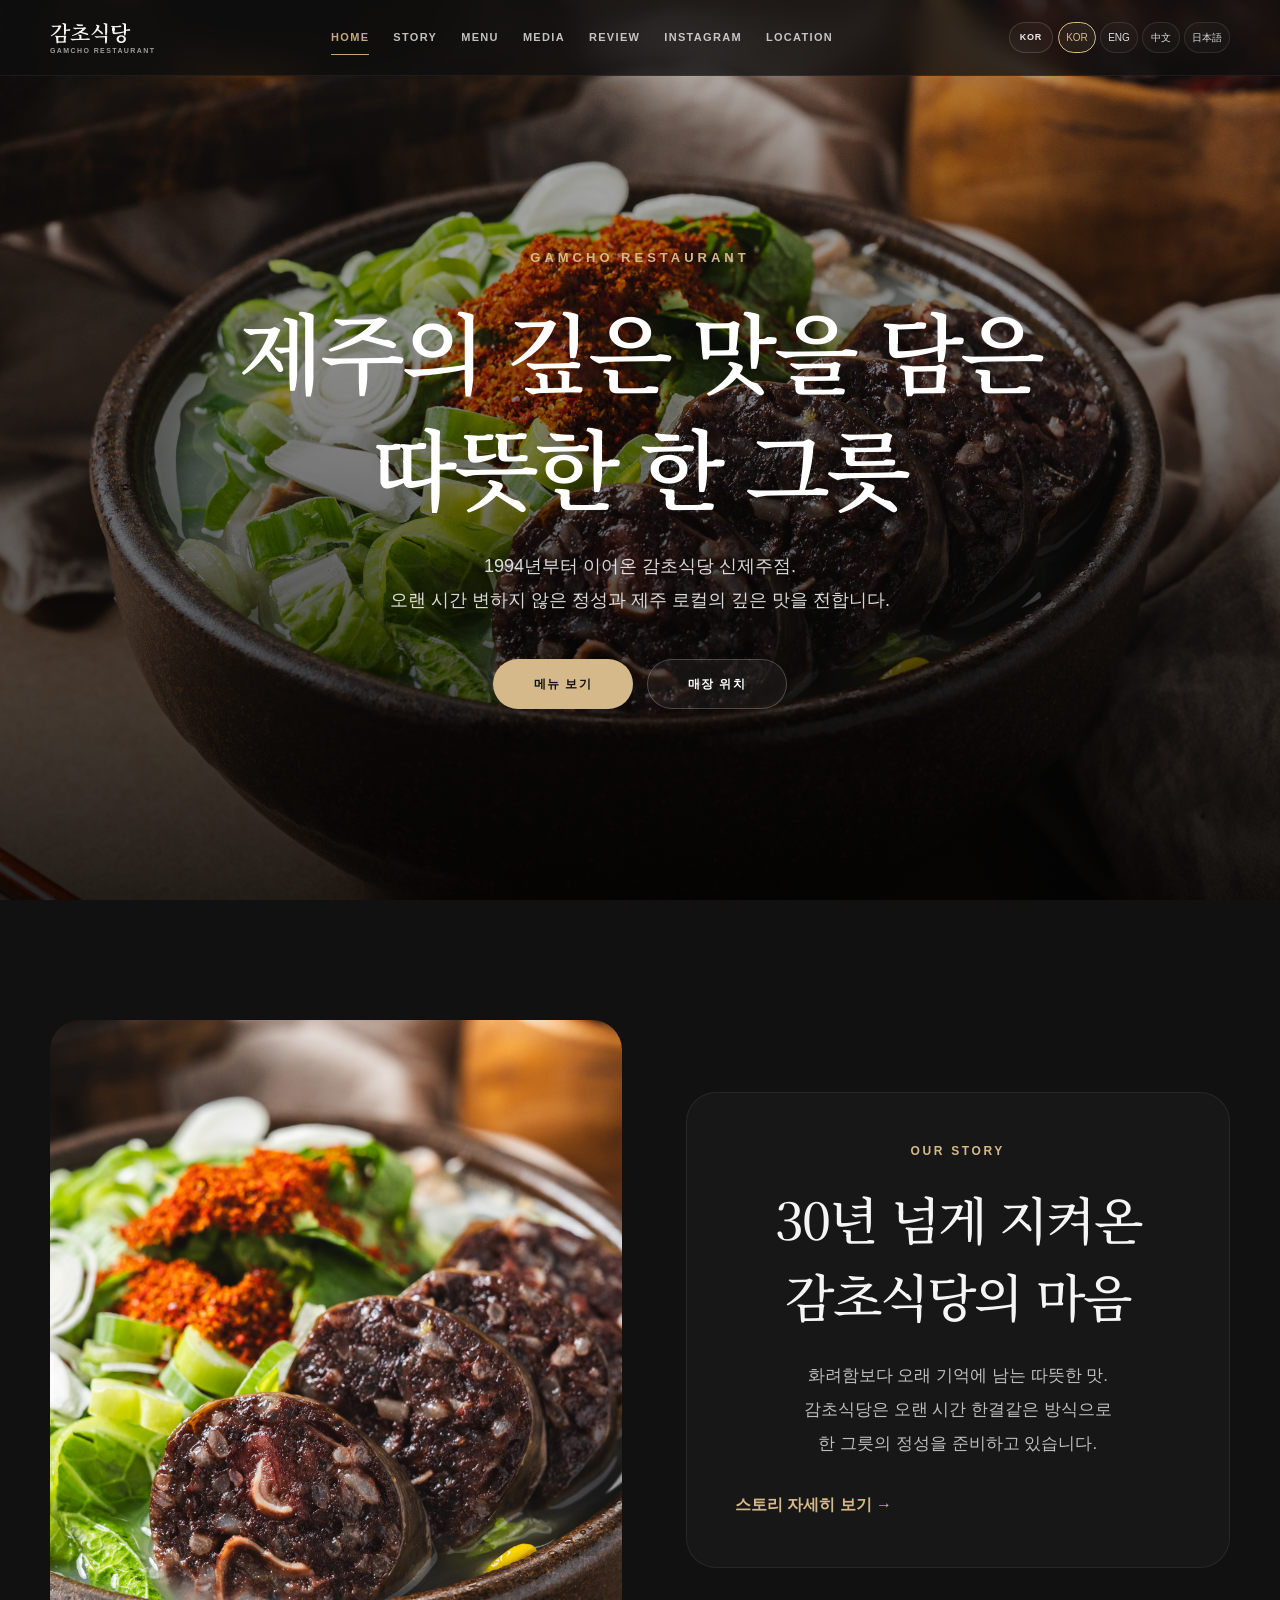
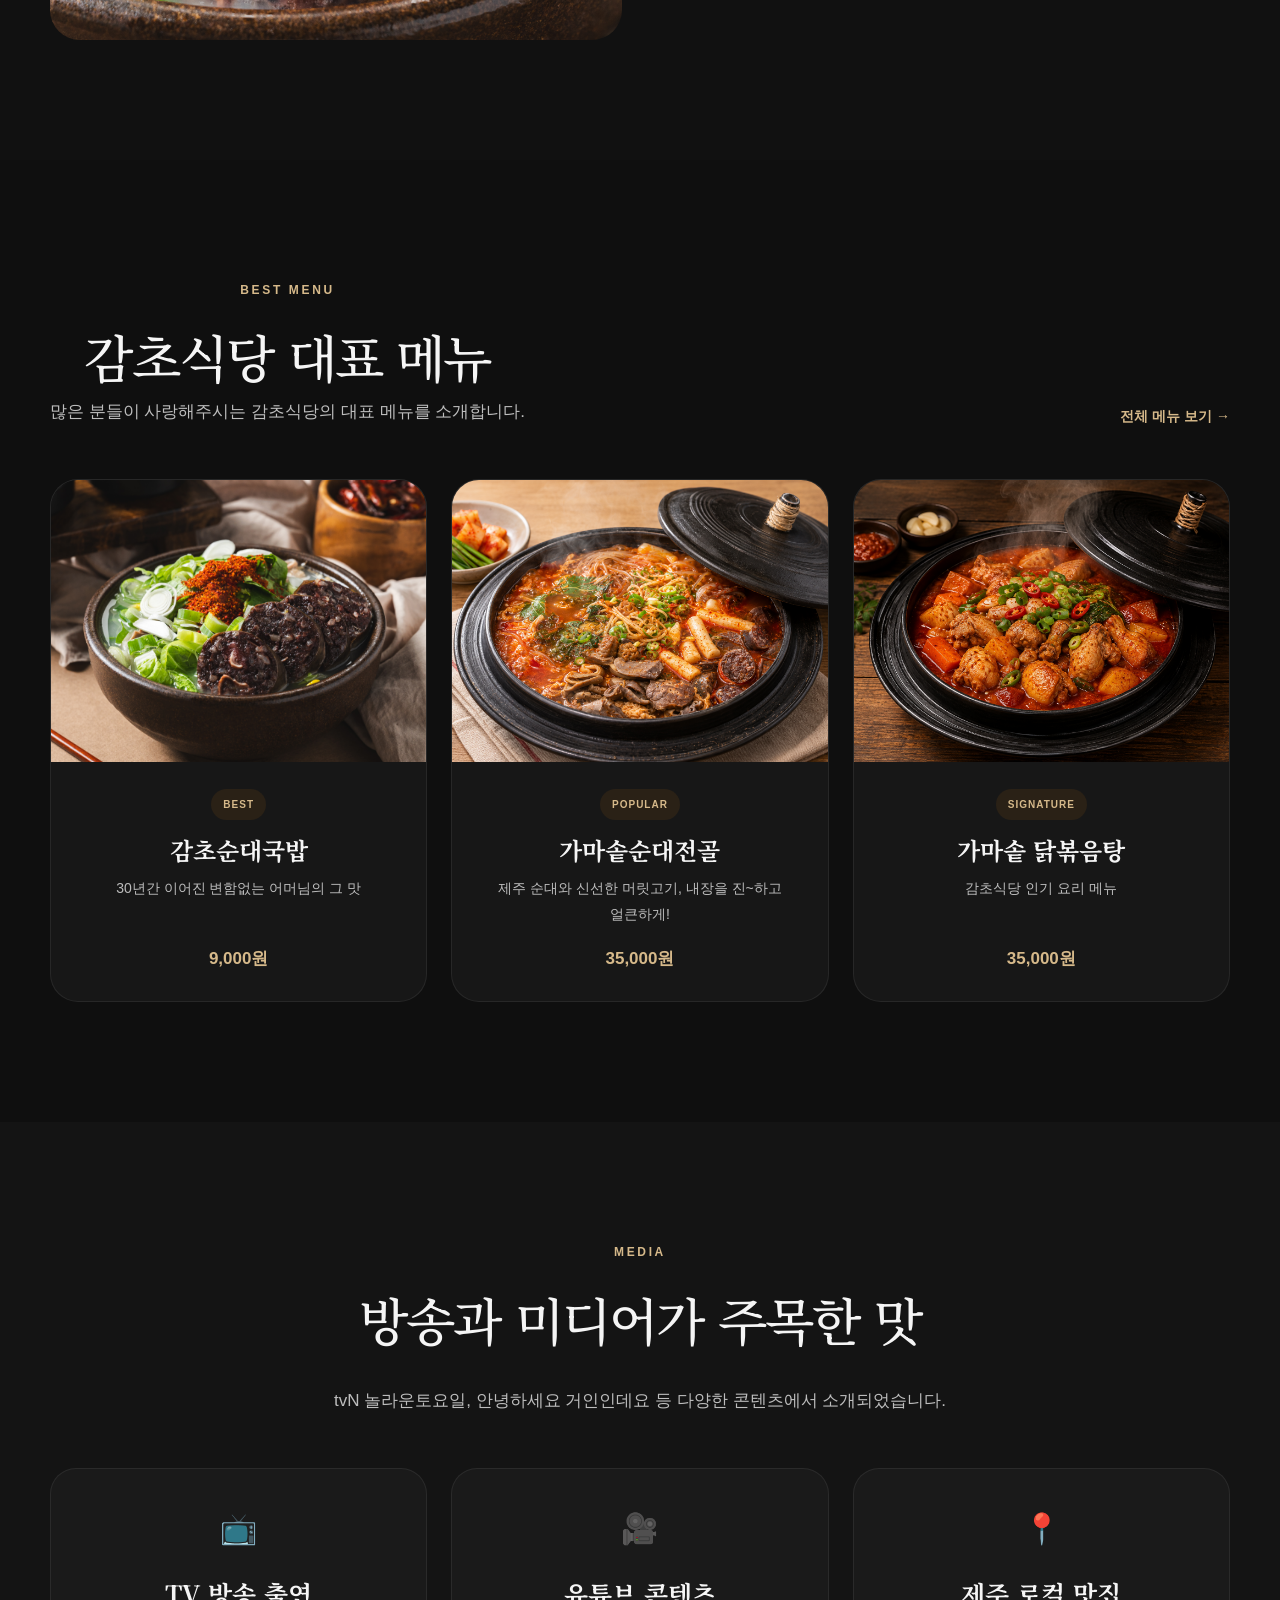
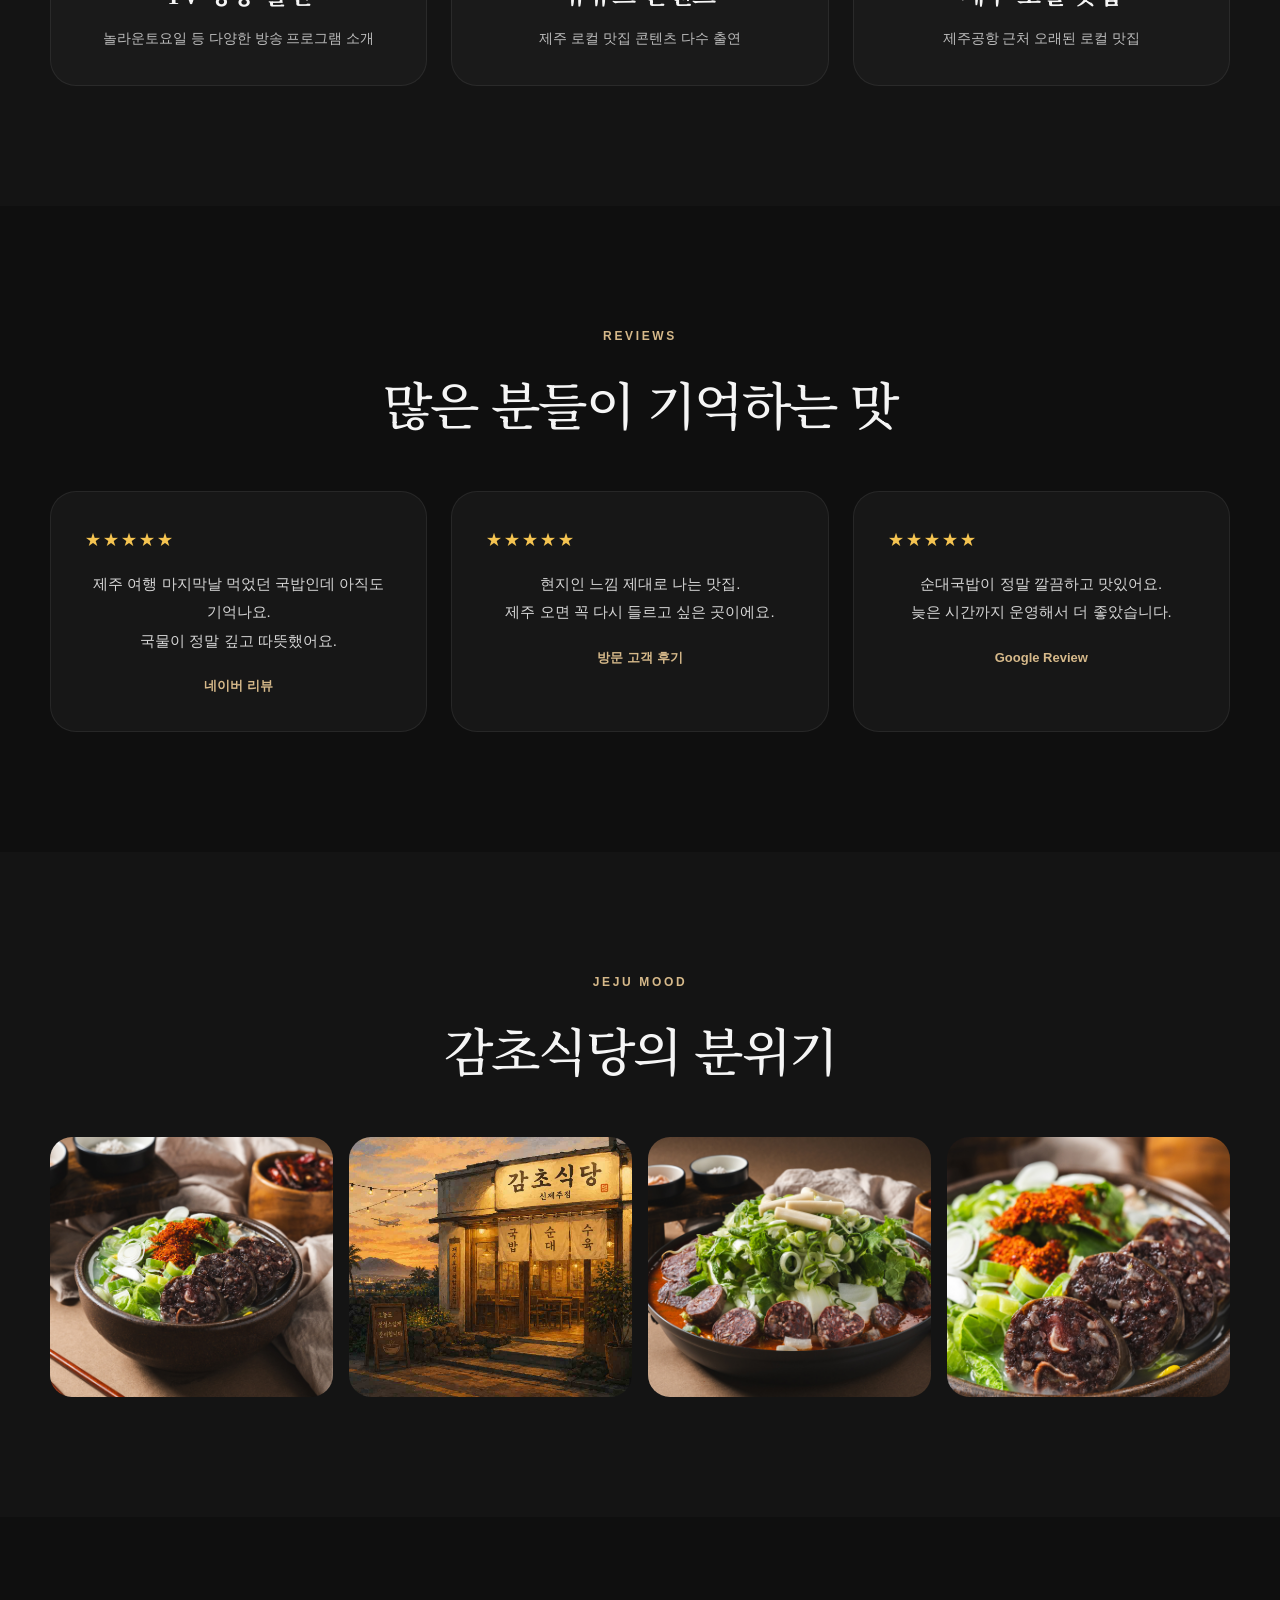
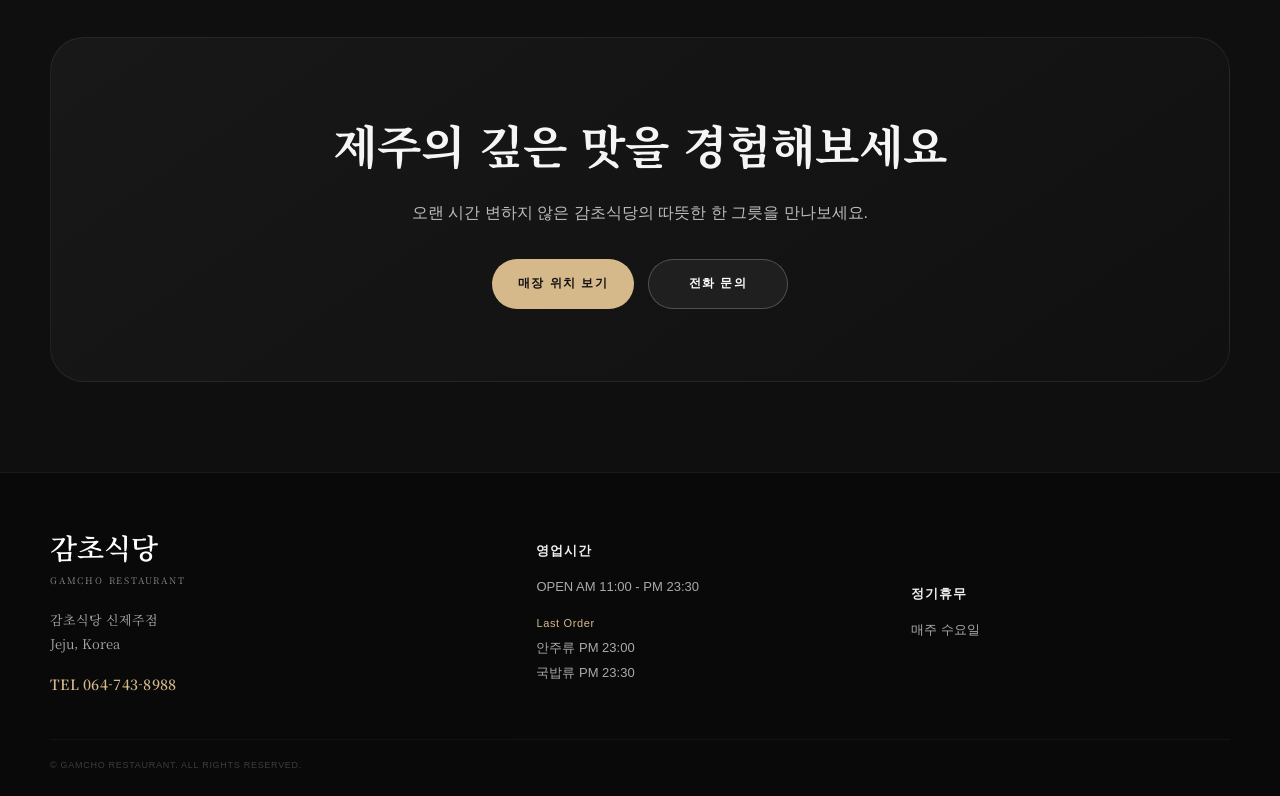
<file: index.html>
<!DOCTYPE html>
<html lang="ko">
<head>
<meta charset="UTF-8">
<meta name="viewport" content="width=device-width, initial-scale=1.0, viewport-fit=cover">
<title>감초식당 신제주점 | 제주 로컬 국밥 맛집</title>
<meta name="description" content="제주공항 근처 30년 전통 감초식당 신제주점. 제주 로컬 감성과 따뜻한 국밥 한 그릇의 깊은 맛을 경험해보세요.">
<meta name="keywords" content="감초식당, 제주맛집, 제주공항맛집, 제주국밥, 제주순대국밥, 신제주맛집, 제주로컬맛집">
<meta name="robots" content="index, follow">
<meta name="google-site-verification" content="v9UBA6k5EToFO39bmbJ5TfaVQOJwjF_aLdkDqkEC3s8">
<meta property="og:type" content="website">
<meta property="og:title" content="감초식당 신제주점">
<meta property="og:description" content="오랜 시간 변하지 않은 제주 로컬 국밥 맛집 감초식당">
<meta property="og:url" content="https://www.gamchojeju.com/gamcho-v2/index.html">
<link rel="preconnect" href="https://fonts.googleapis.com">
<link rel="preconnect" href="https://fonts.gstatic.com" crossorigin>
<link href="https://fonts.googleapis.com/css2?family=Noto+Serif+KR:wght@400;500;600;700&family=Pretendard:wght@300;400;500;600;700&display=swap" rel="stylesheet">
<link rel="stylesheet" href="css/style.css">
<link rel="stylesheet" href="css/responsive.css">
<link rel="stylesheet" href="css/site-common.css">
<style>
/* =========================================================
   GAMCHO V2 HOME — LEGACY CONTENT RESTORE
   리뉴얼 전 index.html의 섹션/카피를 유지하고
   현재 V2 디자인 시스템으로 재구성
   ========================================================= */
:root{
  --home-bg:#0f0f0f;
  --home-card:#171717;
  --home-text:#f5f5f5;
  --home-sub:#bdbdbd;
  --home-gold:#d6b98a;
}
html,body{background:var(--home-bg)!important;color:var(--home-text)!important;}
main{padding:0!important;text-align:center;}

/* HERO */
.home-hero{position:relative;min-height:100svh;display:flex;align-items:center;justify-content:center;overflow:hidden;color:#fff;text-align:center;}
.home-hero-bg{position:absolute;inset:0;background-image:url('images/menu/gamcho-sundae-gukbap.jpeg');background-size:cover;background-position:center;transform:scale(1.04);animation:homeHeroZoom 14s ease-in-out infinite alternate;}
@keyframes homeHeroZoom{from{transform:scale(1.04)}to{transform:scale(1.10)}}
.home-hero-overlay{position:absolute;inset:0;background:linear-gradient(to bottom,rgba(0,0,0,.18),rgba(0,0,0,.84));}
.home-hero-content{position:relative;z-index:2;width:min(92%,980px);margin:auto;padding:var(--gamcho-header) 0 20px;text-align:center;}
.home-hero-eyebrow{margin-bottom:22px;color:var(--home-gold);font-size:13px;font-weight:600;letter-spacing:4px;}
.home-hero-title{font-family:'Noto Serif KR',serif;font-size:clamp(44px,7vw,88px);font-weight:600;line-height:1.32;letter-spacing:-.04em;margin:0 0 26px;}
.home-hero-desc{max-width:780px;margin:0 auto;color:rgba(255,255,255,.84);font-size:18px;line-height:1.9;}
.home-hero-buttons{display:flex;justify-content:center;gap:14px;flex-wrap:wrap;margin-top:42px;}
.home-btn{display:inline-flex;align-items:center;justify-content:center;min-width:140px;min-height:50px;padding:0 26px;border-radius:999px;font-size:12px;font-weight:700;letter-spacing:.12em;transition:.35s;}
.home-btn-primary{background:var(--home-gold);color:#111;}
.home-btn-secondary{border:1px solid rgba(255,255,255,.22);background:rgba(255,255,255,.05);color:#fff;}
.home-btn:hover{transform:translateY(-3px);}

/* COMMON */
.home-section{padding:120px 0;background:var(--home-bg);}
.home-container{width:min(1180px,calc(100% - 48px));margin:0 auto;}
.home-label{margin-bottom:18px;color:var(--home-gold);font-size:12px;font-weight:700;letter-spacing:.22em;}
.home-title{font-family:'Noto Serif KR',serif;font-size:clamp(34px,4vw,52px);font-weight:500;line-height:1.5;letter-spacing:-.035em;margin:0 0 26px;}
.home-desc{max-width:760px;margin:0 auto;color:var(--home-sub);font-size:17px;line-height:2;}

/* STORY */
.home-story{background:#111;}
.home-story-grid{display:grid;grid-template-columns:1.05fr 1fr;gap:64px;align-items:center;text-align:left;}
.home-story-image{overflow:hidden;border-radius:30px;}
.home-story-image img{width:100%;height:620px;object-fit:cover;}
.home-story-card{padding:48px;background:#171717;border:1px solid rgba(255,255,255,.07);border-radius:30px;}
.home-story-card .home-label,.home-story-card .home-title,.home-story-card .home-desc{text-align:left;margin-left:0;margin-right:0;}
.home-story-card .home-desc{margin-bottom:30px;}
.home-story-link{color:var(--home-gold);font-weight:600;}

/* BEST MENU */
.home-menu{background:#0f0f0f;}
.home-menu-heading{display:flex;align-items:flex-end;justify-content:space-between;gap:30px;margin-bottom:50px;text-align:left;}
.home-menu-heading .home-title{margin:0;}
.home-menu-link{color:var(--home-gold);font-size:14px;font-weight:600;white-space:nowrap;}
.home-menu-grid{display:grid;grid-template-columns:repeat(3,minmax(0,1fr));gap:24px;text-align:left;}
.home-menu-card{overflow:hidden;background:#171717;border:1px solid rgba(255,255,255,.07);border-radius:28px;transition:.35s;}
.home-menu-card:hover{transform:translateY(-7px);}
.home-menu-image{aspect-ratio:4/3;overflow:hidden;}
.home-menu-image img{width:100%;height:100%;object-fit:cover;transition:.5s;}
.home-menu-card:hover .home-menu-image img{transform:scale(1.05);}
.home-menu-info{padding:27px;}
.home-menu-badge{display:inline-block;margin-bottom:13px;padding:7px 12px;border-radius:999px;background:#2a2116;color:var(--home-gold);font-size:10px;font-weight:700;letter-spacing:.1em;}
.home-menu-name{font-family:'Noto Serif KR',serif;font-size:24px;line-height:1.45;margin-bottom:9px;}
.home-menu-text{min-height:54px;color:#bdbdbd;font-size:14px;line-height:1.8;}
.home-menu-price{margin-top:15px;color:var(--home-gold);font-size:17px;font-weight:700;}

/* MEDIA */
.home-media{background:#141414;}
.home-media-grid,.home-review-grid{display:grid;grid-template-columns:repeat(3,minmax(0,1fr));gap:24px;margin-top:50px;text-align:left;}
.home-media-card{background:#1a1a1a;border:1px solid rgba(255,255,255,.07);border-radius:26px;padding:34px;}
.home-media-icon{font-size:30px;margin-bottom:18px;}
.home-media-title,.home-review-name{font-family:'Noto Serif KR',serif;font-size:25px;margin-bottom:12px;}
.home-media-text{color:#bdbdbd;font-size:14px;line-height:1.8;}

/* REVIEW */
.home-review{background:#0f0f0f;}
.home-review-card{background:#171717;border:1px solid rgba(255,255,255,.07);border-radius:26px;padding:34px;text-align:left;}
.home-stars{margin-bottom:16px;color:#f5c451;letter-spacing:2px;}
.home-review-text{color:#d6d6d6;font-size:15px;line-height:1.9;margin-bottom:20px;}
.home-review-name{font-family:'Pretendard',sans-serif;font-size:13px;font-weight:600;color:var(--home-gold);margin:0;}

/* GALLERY */
.home-gallery{background:#141414;}
.home-gallery-grid{display:grid;grid-template-columns:repeat(4,minmax(0,1fr));gap:16px;margin-top:50px;}
.home-gallery-grid img{width:100%;height:260px;object-fit:cover;border-radius:22px;transition:.35s;}
.home-gallery-grid img:hover{transform:scale(1.025);}

/* CTA */
.home-cta{background:#0f0f0f;padding:120px 0 90px;}
.home-cta-box{padding:72px 40px;background:linear-gradient(145deg,#181818,#101010);border:1px solid rgba(255,255,255,.07);border-radius:34px;}
.home-cta-title{font-family:'Noto Serif KR',serif;font-size:clamp(32px,4vw,46px);line-height:1.5;margin-bottom:20px;}
.home-cta-text{color:#bdbdbd;font-size:16px;margin-bottom:32px;}
.home-cta-buttons{display:flex;justify-content:center;gap:14px;flex-wrap:wrap;}

/* FOOTER */
.site-footer{margin-top:0!important;}

/* MOBILE */
@media(max-width:1024px){
  .home-story-grid{grid-template-columns:1fr;}
  .home-story-image img{height:520px;}
  .home-menu-grid,.home-media-grid,.home-review-grid{grid-template-columns:1fr;}
  .home-gallery-grid{grid-template-columns:repeat(2,minmax(0,1fr));}
}
@media(max-width:768px){
  .home-hero{min-height:100svh;}
  .home-hero-content{width:calc(100% - 40px);padding-top:var(--gamcho-header);}
  .home-hero-eyebrow{font-size:10px;letter-spacing:3px;margin-bottom:16px;}
  .home-hero-title{font-size:clamp(38px,10vw,50px);}
  .home-hero-desc{font-size:14px;line-height:1.9;}
  .home-hero-buttons{margin-top:30px;gap:9px;}
  .home-btn{min-width:125px;min-height:46px;padding:0 20px;font-size:10px;}
  .home-section{padding:85px 0;}
  .home-container{width:calc(100% - 36px);}
  .home-title{font-size:clamp(30px,8vw,40px);}
  .home-desc{font-size:14px;line-height:1.9;}
  .home-story-card{padding:32px 26px;}
  .home-story-image img{height:360px;}
  .home-menu-heading{display:block;text-align:center;margin-bottom:35px;}
  .home-menu-heading .home-title{text-align:center;}
  .home-menu-link{display:inline-block;margin-top:16px;}
  .home-menu-grid{gap:18px;}
  .home-menu-info{padding:22px 20px;}
  .home-menu-name{font-size:21px;}
  .home-menu-text{min-height:0;font-size:13px;}
  .home-gallery-grid{grid-template-columns:1fr;gap:14px;}
  .home-gallery-grid img{height:240px;}
  .home-cta{padding:85px 0 70px;}
  .home-cta-box{padding:55px 24px;}
  .home-cta-text{font-size:14px;}
}
@media(max-width:380px){
  .home-hero-title{font-size:36px;}
  .home-container{width:calc(100% - 28px);}
}
</style>
</head>
<body>
<header class="site-header" id="header">
  <div class="header-inner">
    <a class="logo" href="index.html" aria-label="감초식당 홈">
      <span class="logo-ko">감초식당</span>
      <span class="logo-en">GAMCHO RESTAURANT</span>
    </a>
    <nav class="main-nav" aria-label="주요 메뉴">
      <a class="active" aria-current="page" data-i18n="nav.home" href="index.html">HOME</a>
      <a data-i18n="nav.story" href="story.html">STORY</a>
      <a data-i18n="nav.menu" href="menu.html">MENU</a>
      <a data-i18n="nav.media" href="broadcast.html">MEDIA</a>
      <a data-i18n="nav.review" href="review.html">REVIEW</a>
      <a data-i18n="nav.instagram" href="instagram.html">INSTAGRAM</a>
      <a data-i18n="nav.location" href="location.html">LOCATION</a>
    </nav>
    <div class="media-language" aria-label="Language selector">
      <button class="language-button" type="button" aria-expanded="false">KOR</button>
      <div class="language-menu">
        <button class="active" data-lang="ko" type="button">KOR</button>
        <button data-lang="en" type="button">ENG</button>
        <button data-lang="zh" type="button">中文</button>
        <button data-lang="ja" type="button">日本語</button>
      </div>
    </div>
    <button class="mobile-menu-button" type="button" aria-label="메뉴 열기" aria-expanded="false"><span></span><span></span><span></span></button>
  </div>
</header>

<main>
  <!-- HERO: 리뉴얼 전 구성 유지 -->
  <section class="home-hero">
    <div class="home-hero-bg"></div>
    <div class="home-hero-overlay"></div>
    <div class="home-hero-content">
      <p class="home-hero-eyebrow" data-home-i18n="hero.eyebrow">GAMCHO RESTAURANT</p>
      <h1 class="home-hero-title" data-home-i18n="hero.title">제주의 깊은 맛을 담은<br>따뜻한 한 그릇</h1>
      <p class="home-hero-desc" data-home-i18n="hero.description">1994년부터 이어온 감초식당 신제주점.<br>오랜 시간 변하지 않은 정성과 제주 로컬의 깊은 맛을 전합니다.</p>
      <div class="home-hero-buttons">
        <a class="home-btn home-btn-primary" data-home-i18n="hero.menuButton" href="menu.html">메뉴 보기</a>
        <a class="home-btn home-btn-secondary" data-home-i18n="hero.locationButton" href="location.html">매장 위치</a>
      </div>
    </div>
  </section>

  <!-- STORY -->
  <section class="home-section home-story">
    <div class="home-container home-story-grid">
      <div class="home-story-image"><img src="images/story/story-main.jpeg" alt="감초식당 스토리" loading="lazy"></div>
      <div class="home-story-card">
        <p class="home-label" data-home-i18n="story.eyebrow">OUR STORY</p>
        <h2 class="home-title" data-home-i18n="story.title">30년 넘게 지켜온<br>감초식당의 마음</h2>
        <p class="home-desc" data-home-i18n="story.description">화려함보다 오래 기억에 남는 따뜻한 맛.<br>감초식당은 오랜 시간 한결같은 방식으로<br>한 그릇의 정성을 준비하고 있습니다.</p>
        <a class="home-story-link" data-home-i18n="story.link" href="story.html">스토리 자세히 보기 →</a>
      </div>
    </div>
  </section>

  <!-- BEST MENU -->
  <section class="home-section home-menu">
    <div class="home-container">
      <div class="home-menu-heading">
        <div>
          <p class="home-label" data-home-i18n="menu.eyebrow">BEST MENU</p>
          <h2 class="home-title" data-home-i18n="menu.title">감초식당 대표 메뉴</h2>
          <p class="home-desc" data-home-i18n="menu.description">많은 분들이 사랑해주시는 감초식당의 대표 메뉴를 소개합니다.</p>
        </div>
        <a class="home-menu-link" data-home-i18n="menu.link" href="menu.html">전체 메뉴 보기 →</a>
      </div>
      <div class="home-menu-grid">
        <article class="home-menu-card">
          <div class="home-menu-image"><img src="images/menu/gamcho-sundae-gukbap.jpeg" alt="감초순대국밥" loading="lazy"></div>
          <div class="home-menu-info">
            <span class="home-menu-badge">BEST</span>
            <h3 class="home-menu-name" data-home-i18n="menu.item1.name">감초순대국밥</h3>
            <p class="home-menu-text" data-home-i18n="menu.item1.text">30년간 이어진 변함없는 어머님의 그 맛</p>
            <p class="home-menu-price">9,000원</p>
          </div>
        </article>
        <article class="home-menu-card">
          <div class="home-menu-image"><img src="images/menu/sundae-naejang-jeongol.png" alt="가마솥순대전골" loading="lazy"></div>
          <div class="home-menu-info">
            <span class="home-menu-badge">POPULAR</span>
            <h3 class="home-menu-name" data-home-i18n="menu.item2.name">가마솥순대전골</h3>
            <p class="home-menu-text" data-home-i18n="menu.item2.text">제주 순대와 신선한 머릿고기, 내장을 진~하고 얼큰하게!</p>
            <p class="home-menu-price">35,000원</p>
          </div>
        </article>
        <article class="home-menu-card">
          <div class="home-menu-image"><img src="images/menu/chiken.png" alt="가마솥 닭볶음탕" loading="lazy"></div>
          <div class="home-menu-info">
            <span class="home-menu-badge">SIGNATURE</span>
            <h3 class="home-menu-name" data-home-i18n="menu.item3.name">가마솥 닭볶음탕</h3>
            <p class="home-menu-text" data-home-i18n="menu.item3.text">감초식당 인기 요리 메뉴</p>
            <p class="home-menu-price">35,000원</p>
          </div>
        </article>
      </div>
    </div>
  </section>

  <!-- MEDIA -->
  <section class="home-section home-media">
    <div class="home-container">
      <p class="home-label" data-home-i18n="media.eyebrow">MEDIA</p>
      <h2 class="home-title" data-home-i18n="media.title">방송과 미디어가 주목한 맛</h2>
      <p class="home-desc" data-home-i18n="media.description">tvN 놀라운토요일, 안녕하세요 거인인데요 등 다양한 콘텐츠에서 소개되었습니다.</p>
      <div class="home-media-grid">
        <article class="home-media-card"><div class="home-media-icon">📺</div><h3 class="home-media-title" data-home-i18n="media.card1.title">TV 방송 출연</h3><p class="home-media-text" data-home-i18n="media.card1.text">놀라운토요일 등 다양한 방송 프로그램 소개</p></article>
        <article class="home-media-card"><div class="home-media-icon">🎥</div><h3 class="home-media-title" data-home-i18n="media.card2.title">유튜브 콘텐츠</h3><p class="home-media-text" data-home-i18n="media.card2.text">제주 로컬 맛집 콘텐츠 다수 출연</p></article>
        <article class="home-media-card"><div class="home-media-icon">📍</div><h3 class="home-media-title" data-home-i18n="media.card3.title">제주 로컬 맛집</h3><p class="home-media-text" data-home-i18n="media.card3.text">제주공항 근처 오래된 로컬 맛집</p></article>
      </div>
    </div>
  </section>

  <!-- REVIEW -->
  <section class="home-section home-review">
    <div class="home-container">
      <p class="home-label" data-home-i18n="review.eyebrow">REVIEWS</p>
      <h2 class="home-title" data-home-i18n="review.title">많은 분들이 기억하는 맛</h2>
      <div class="home-review-grid">
        <article class="home-review-card"><div class="home-stars">★★★★★</div><p class="home-review-text" data-home-i18n="review.card1.text">제주 여행 마지막날 먹었던 국밥인데 아직도 기억나요.<br>국물이 정말 깊고 따뜻했어요.</p><p class="home-review-name" data-home-i18n="review.card1.name">네이버 리뷰</p></article>
        <article class="home-review-card"><div class="home-stars">★★★★★</div><p class="home-review-text" data-home-i18n="review.card2.text">현지인 느낌 제대로 나는 맛집.<br>제주 오면 꼭 다시 들르고 싶은 곳이에요.</p><p class="home-review-name" data-home-i18n="review.card2.name">방문 고객 후기</p></article>
        <article class="home-review-card"><div class="home-stars">★★★★★</div><p class="home-review-text" data-home-i18n="review.card3.text">순대국밥이 정말 깔끔하고 맛있어요.<br>늦은 시간까지 운영해서 더 좋았습니다.</p><p class="home-review-name" data-home-i18n="review.card3.name">Google Review</p></article>
      </div>
    </div>
  </section>

  <!-- GALLERY -->
  <section class="home-section home-gallery">
    <div class="home-container">
      <p class="home-label" data-home-i18n="gallery.eyebrow">JEJU MOOD</p>
      <h2 class="home-title" data-home-i18n="gallery.title">감초식당의 분위기</h2>
      <div class="home-gallery-grid">
        <img src="images/instagram/instagram1.jpg" alt="감초식당 음식" loading="lazy">
        <img src="images/instagram/instagram2.jpg" alt="감초식당 제주 감성" loading="lazy">
        <img src="images/instagram/instagram3.jpg" alt="감초식당 매장" loading="lazy">
        <img src="images/instagram/instagram-main.jpg" alt="감초식당 국밥" loading="lazy">
      </div>
    </div>
  </section>

  <!-- CTA -->
  <section class="home-cta">
    <div class="home-container">
      <div class="home-cta-box">
        <h2 class="home-cta-title" data-home-i18n="cta.title">제주의 깊은 맛을 경험해보세요</h2>
        <p class="home-cta-text" data-home-i18n="cta.description">오랜 시간 변하지 않은 감초식당의 따뜻한 한 그릇을 만나보세요.</p>
        <div class="home-cta-buttons">
          <a class="home-btn home-btn-primary" data-home-i18n="cta.location" href="location.html">매장 위치 보기</a>
          <a class="home-btn home-btn-secondary" data-home-i18n="cta.phone" href="tel:0647438988">전화 문의</a>
        </div>
      </div>
    </div>
  </section>
</main>

<!-- SHARED FOOTER: 다른 V2 페이지와 동일 구조 -->
<footer class="site-footer">
  <div class="footer-inner">
    <div class="footer-columns">
      <div class="footer-brand">
        <strong>감초식당</strong>
        <span>GAMCHO RESTAURANT</span>
        <div class="footer-address">
          <p data-i18n="footer.restaurant">감초식당 신제주점</p>
          <p data-i18n="footer.country">Jeju, Korea</p>
        </div>
        <a class="footer-tel" href="tel:0647438988" data-i18n="footer.tel">TEL 064-743-8988</a>
      </div>
      <div class="footer-block footer-hours">
        <h3 data-i18n="footer.hoursTitle">영업시간</h3>
        <p data-i18n="footer.open">OPEN AM 11:00 - PM 23:30</p>
        <p class="footer-subtitle" data-i18n="footer.lastOrderTitle">Last Order</p>
        <p data-i18n="footer.lastOrder">안주류 PM 23:00<br>국밥류 PM 23:30</p>
      </div>
      <div class="footer-block footer-closed">
        <h3 data-i18n="footer.closedTitle">정기휴무</h3>
        <p data-i18n="footer.closed">매주 수요일</p>
      </div>
    </div>
    <p class="copyright">© GAMCHO RESTAURANT. ALL RIGHTS RESERVED.</p>
  </div>
</footer>

<script src="data/translations.js"></script>
<script src="data/menu-data.js"></script>
<script src="js/main.js"></script>
<script src="js/site-common.js"></script>
<script>
/* HOME legacy-content translations: 기존 index 카피를 기준으로 4개국어 제공 */
const homeTranslations = {
  ko:{
    hero:{eyebrow:'GAMCHO RESTAURANT',title:'제주의 깊은 맛을 담은<br>따뜻한 한 그릇',description:'1994년부터 이어온 감초식당 신제주점.<br>오랜 시간 변하지 않은 정성과 제주 로컬의 깊은 맛을 전합니다.',menuButton:'메뉴 보기',locationButton:'매장 위치'},
    story:{eyebrow:'OUR STORY',title:'30년 넘게 지켜온<br>감초식당의 마음',description:'화려함보다 오래 기억에 남는 따뜻한 맛.<br>감초식당은 오랜 시간 한결같은 방식으로<br>한 그릇의 정성을 준비하고 있습니다.',link:'스토리 자세히 보기 →'},
    menu:{eyebrow:'BEST MENU',title:'감초식당 대표 메뉴',description:'많은 분들이 사랑해주시는 감초식당의 대표 메뉴를 소개합니다.',link:'전체 메뉴 보기 →',item1:{name:'감초순대국밥',text:'30년간 이어진 변함없는 어머님의 그 맛'},item2:{name:'가마솥순대전골',text:'제주 순대와 신선한 머릿고기, 내장을 진~하고 얼큰하게!'},item3:{name:'가마솥 닭볶음탕',text:'감초식당 인기 요리 메뉴'}},
    media:{eyebrow:'MEDIA',title:'방송과 미디어가 주목한 맛',description:'tvN 놀라운토요일, 안녕하세요 거인인데요 등 다양한 콘텐츠에서 소개되었습니다.',card1:{title:'TV 방송 출연',text:'놀라운토요일 등 다양한 방송 프로그램 소개'},card2:{title:'유튜브 콘텐츠',text:'제주 로컬 맛집 콘텐츠 다수 출연'},card3:{title:'제주 로컬 맛집',text:'제주공항 근처 오래된 로컬 맛집'}},
    review:{eyebrow:'REVIEWS',title:'많은 분들이 기억하는 맛',card1:{text:'제주 여행 마지막날 먹었던 국밥인데 아직도 기억나요.<br>국물이 정말 깊고 따뜻했어요.',name:'네이버 리뷰'},card2:{text:'현지인 느낌 제대로 나는 맛집.<br>제주 오면 꼭 다시 들르고 싶은 곳이에요.',name:'방문 고객 후기'},card3:{text:'순대국밥이 정말 깔끔하고 맛있어요.<br>늦은 시간까지 운영해서 더 좋았습니다.',name:'Google Review'}},
    gallery:{eyebrow:'JEJU MOOD',title:'감초식당의 분위기'},
    cta:{title:'제주의 깊은 맛을 경험해보세요',description:'오랜 시간 변하지 않은 감초식당의 따뜻한 한 그릇을 만나보세요.',location:'매장 위치 보기',phone:'전화 문의'}
  },
  en:{
    hero:{eyebrow:'GAMCHO RESTAURANT',title:'The Deep Taste of Jeju<br>in Every Warm Bowl',description:'Gamcho Restaurant Shin Jeju, continuing since 1994.<br>We serve the deep local taste of Jeju with care that has never changed.',menuButton:'VIEW MENU',locationButton:'LOCATION'},
    story:{eyebrow:'OUR STORY',title:'A Heart We Have Kept<br>for Over 30 Years',description:'A warm taste that stays with you longer than anything flashy.<br>For decades, Gamcho has prepared every bowl with the same heartfelt care.',link:'DISCOVER OUR STORY →'},
    menu:{eyebrow:'BEST MENU',title:'Gamcho Restaurant Signature Dishes',description:'Discover the dishes our guests have loved for years.',link:'VIEW ALL MENU →',item1:{name:'Sundae Gukbap',text:'The unchanged taste of a mother’s recipe, carried on for 30 years'},item2:{name:'Cauldron Sundae Hotpot',text:'Jeju sundae, fresh pork head meat and offal in a rich, spicy broth!'},item3:{name:'Cauldron Spicy Chicken',text:'One of Gamcho Restaurant’s most popular dishes'}},
    media:{eyebrow:'MEDIA',title:'A Taste Featured in the Media',description:'Featured in various programs and online content, including tvN Amazing Saturday.',card1:{title:'TV Appearances',text:'Featured on programs including Amazing Saturday'},card2:{title:'YouTube Content',text:'Featured in many Jeju local food videos'},card3:{title:'Local Jeju Favorite',text:'A long-loved local restaurant near Jeju Airport'}},
    review:{eyebrow:'REVIEWS',title:'A Taste Guests Remember',card1:{text:'We had gukbap on the last day of our Jeju trip, and we still remember it.<br>The broth was so deep and comforting.',name:'Naver Review'},card2:{text:'A true local atmosphere, not just a tourist spot.<br>We would definitely come back on our next Jeju trip.',name:'Guest Review'},card3:{text:'The sundae gukbap was clean, hearty and delicious.<br>We especially loved the late opening hours.',name:'Google Review'}},
    gallery:{eyebrow:'JEJU MOOD',title:'The Atmosphere of Gamcho'},
    cta:{title:'Experience the Deep Taste of Jeju',description:'Come enjoy a warm bowl from Gamcho Restaurant, unchanged in spirit for decades.',location:'VIEW LOCATION',phone:'CALL US'}
  },
  zh:{
    hero:{eyebrow:'GAMCHO RESTAURANT',title:'一碗温暖的汤饭<br>盛满济州的深厚味道',description:'甘草食堂新济州店自1994年延续至今。<br>以始终如一的用心，传递济州本地的深厚风味。',menuButton:'查看菜单',locationButton:'查看位置'},
    story:{eyebrow:'OUR STORY',title:'守护超过30年的<br>甘草食堂初心',description:'比华丽更令人久久记住的，是温暖的味道。<br>多年来，甘草食堂始终用同样的真心准备每一碗料理。',link:'了解品牌故事 →'},
    menu:{eyebrow:'BEST MENU',title:'甘草食堂招牌菜单',description:'为您介绍深受顾客喜爱的甘草食堂代表菜单。',link:'查看全部菜单 →',item1:{name:'米肠汤饭',text:'传承30年的妈妈味道，始终如一'},item2:{name:'砂锅米肠火锅',text:'济州米肠、新鲜猪头肉与内脏，浓郁香辣！'},item3:{name:'砂锅辣炖鸡',text:'甘草食堂深受喜爱的热门料理'}},
    media:{eyebrow:'MEDIA',title:'受到电视与媒体关注的味道',description:'曾在tvN《惊人的星期六》等多种节目与内容中介绍。',card1:{title:'电视节目',text:'曾在《惊人的星期六》等节目中介绍'},card2:{title:'YouTube 内容',text:'多次出现在济州本地美食内容中'},card3:{title:'济州本地人气餐厅',text:'济州机场附近深受喜爱的老牌本地餐厅'}},
    review:{eyebrow:'REVIEWS',title:'令人难忘的味道',card1:{text:'济州旅行最后一天吃到的汤饭，现在还记得。<br>汤头浓郁又温暖。',name:'Naver 评价'},card2:{text:'能真正感受到济州本地氛围，不只是游客餐厅。<br>下次来济州一定还会再来。',name:'顾客评价'},card3:{text:'米肠汤饭清爽又好吃。<br>营业到很晚，这一点也很方便。',name:'Google Review'}},
    gallery:{eyebrow:'JEJU MOOD',title:'甘草食堂的济州氛围'},
    cta:{title:'体验济州的深厚味道',description:'欢迎来甘草食堂，品尝多年坚持不变的温暖一碗。',location:'查看位置',phone:'电话咨询'}
  },
  ja:{
    hero:{eyebrow:'GAMCHO RESTAURANT',title:'済州の深い味わいを込めた<br>あたたかな一杯',description:'1994年から続く甘草食堂 新済州店。<br>変わらない真心と済州ならではの味をお届けします。',menuButton:'メニューを見る',locationButton:'店舗案内'},
    story:{eyebrow:'OUR STORY',title:'30年以上守り続ける<br>甘草食堂の心',description:'華やかさよりも、長く心に残るあたたかな味。<br>甘草食堂は、長年変わらない思いで一杯一杯を丁寧に作っています。',link:'ストーリーを見る →'},
    menu:{eyebrow:'BEST MENU',title:'甘草食堂の人気メニュー',description:'多くのお客様に愛されている甘草食堂の代表メニューをご紹介します。',link:'メニューをすべて見る →',item1:{name:'スンデクッパ',text:'30年間受け継がれてきた、変わらない母の味'},item2:{name:'釜炊きスンデ鍋',text:'済州スンデ、新鮮な豚頭肉と内臓を濃厚でピリ辛に！'},item3:{name:'釜炊きタットリタン',text:'甘草食堂で人気の韓国料理'}},
    media:{eyebrow:'MEDIA',title:'テレビやメディアで紹介された味',description:'tvN「驚きの土曜日」など、さまざまな番組やコンテンツで紹介されています。',card1:{title:'テレビ出演',text:'「驚きの土曜日」などの番組で紹介'},card2:{title:'YouTube',text:'済州のローカルグルメ動画にも多数登場'},card3:{title:'済州ローカルの名店',text:'済州空港近くで長く愛されるローカル食堂'}},
    review:{eyebrow:'REVIEWS',title:'心に残る味',card1:{text:'済州旅行の最終日に食べたクッパが、今でも忘れられません。<br>スープがとても深く、あたたかい味でした。',name:'Naver レビュー'},card2:{text:'観光客向けだけではない、済州らしい雰囲気が良かったです。<br>次の済州旅行でもまた来たいです。',name:'お客様の声'},card3:{text:'スンデクッパがすっきりしていて、とても美味しかったです。<br>遅い時間まで営業しているのも嬉しいです。',name:'Google Review'}},
    gallery:{eyebrow:'JEJU MOOD',title:'甘草食堂の雰囲気'},
    cta:{title:'済州の深い味わいを体験してください',description:'長年変わらない甘草食堂のあたたかな一杯を、ぜひ味わってください。',location:'店舗案内を見る',phone:'電話する'}
  }
};

function getHomeValue(obj,path){return path.split('.').reduce((v,k)=>v&&Object.prototype.hasOwnProperty.call(v,k)?v[k]:undefined,obj);}
function applyHomeLanguage(lang){
  const data=homeTranslations[lang]||homeTranslations.ko;
  document.querySelectorAll('[data-home-i18n]').forEach(el=>{
    const value=getHomeValue(data,el.dataset.homeI18n);
    if(value!==undefined) el.innerHTML=value;
  });
}
const savedHomeLanguage=localStorage.getItem('gamcho-language')||'ko';
applyHomeLanguage(savedHomeLanguage);
document.querySelectorAll('.media-language [data-lang]').forEach(btn=>btn.addEventListener('click',()=>applyHomeLanguage(btn.dataset.lang)));
</script>
</body>
</html>
</file>
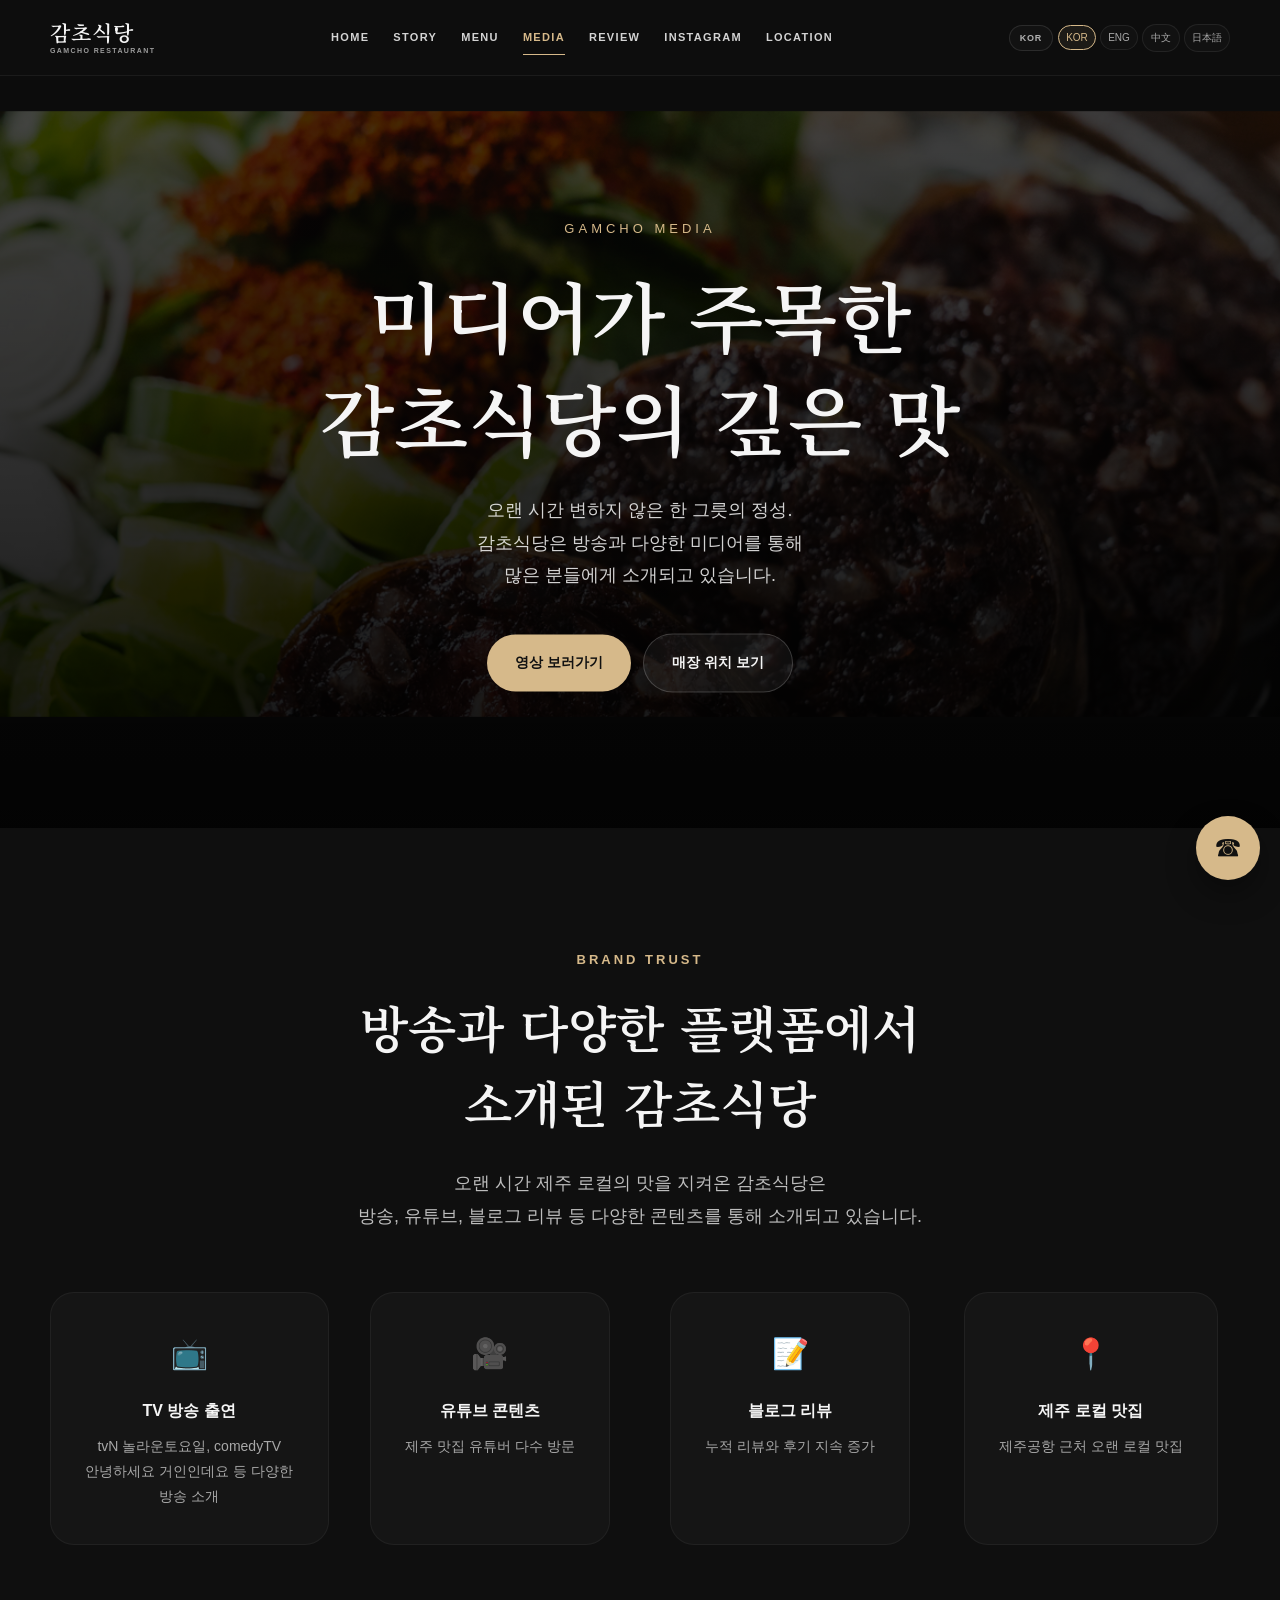
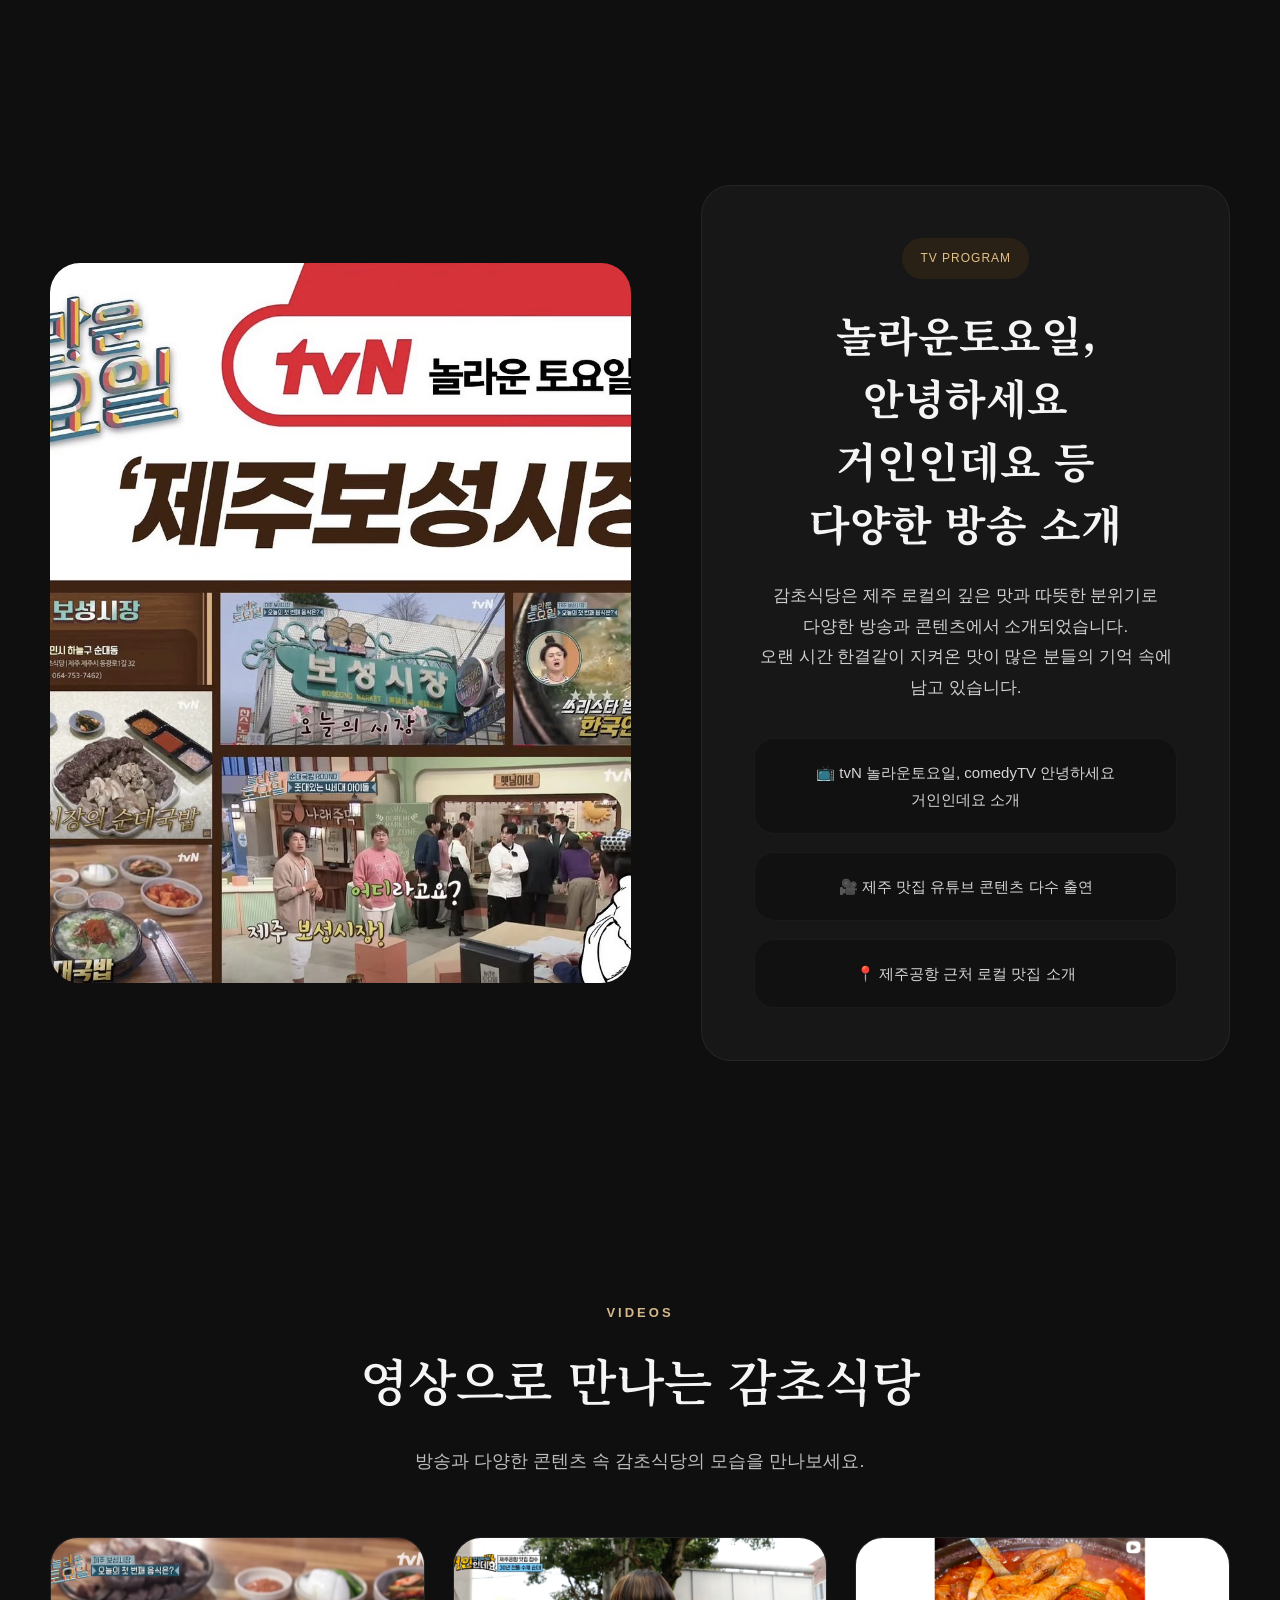
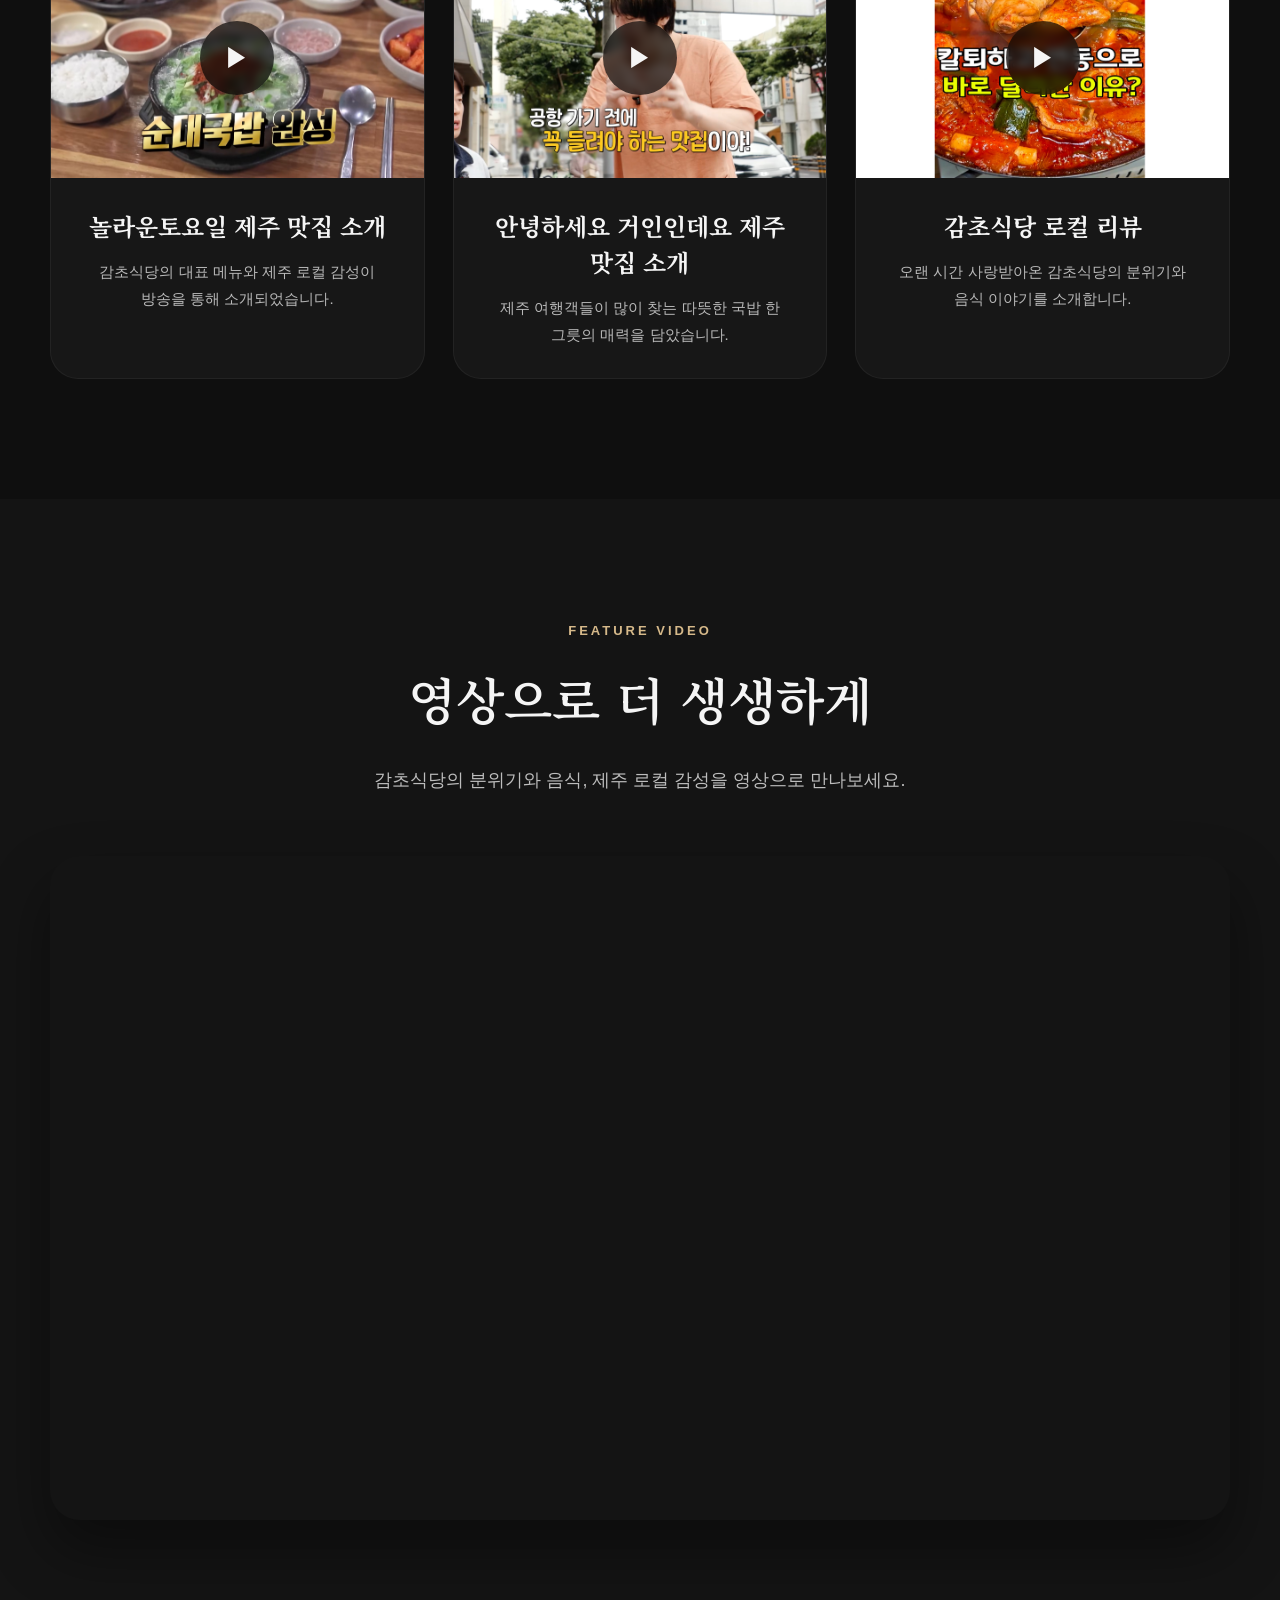
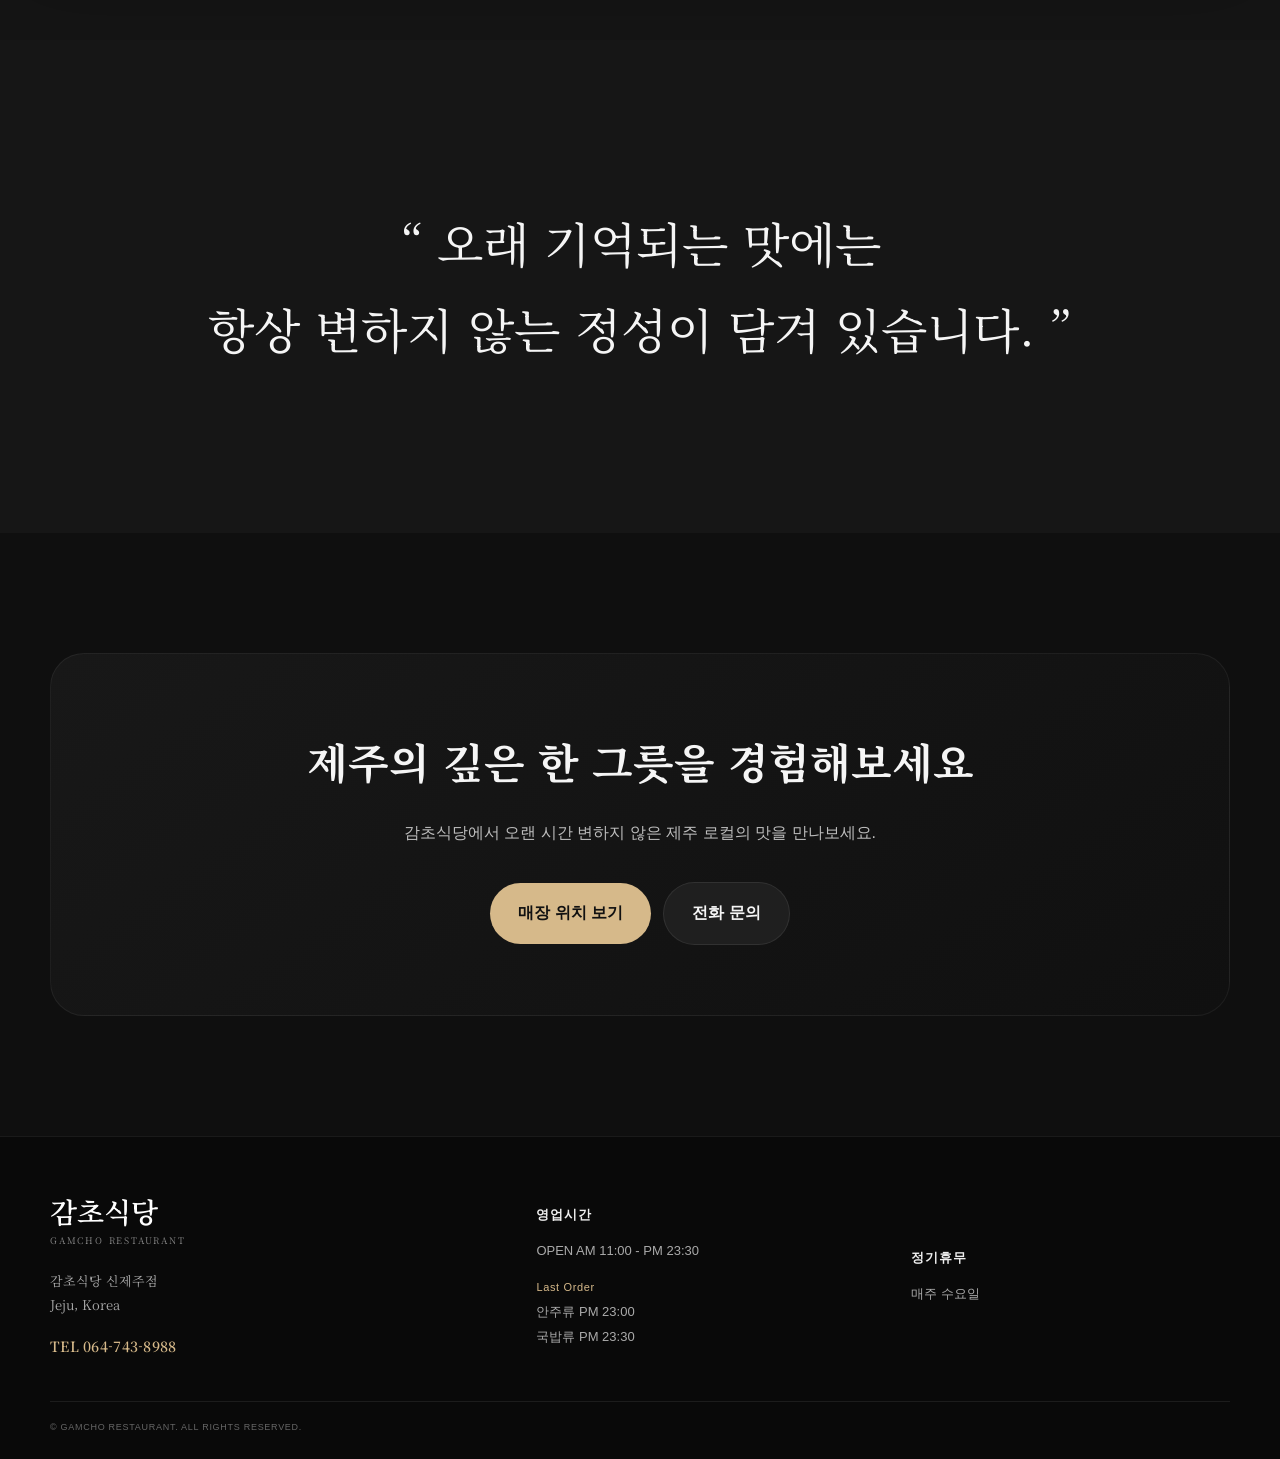
<file: broadcast.html>
<!DOCTYPE html>

<html lang="ko">
<head>
<meta charset="utf-8"/>
<meta content="width=device-width, initial-scale=1.0, viewport-fit=cover" name="viewport"/>
<title>감초식당 MEDIA | 방송과 미디어 속 감초식당</title>
<meta content="놀라운토요일 등 다양한 방송과 미디어에서 소개된 제주 로컬 맛집 감초식당의 이야기를 만나보세요." name="description"/>
<meta content="감초식당, 제주 맛집, 놀라운토요일 감초식당, 안녕하세요 거인인데요 감초식당, 제주 국밥 맛집, 제주공항 맛집" name="keywords"/>
<meta content="index, follow" name="robots"/>
<meta content="website" property="og:type"/>
<meta content="감초식당 MEDIA" property="og:title"/>
<meta content="방송과 미디어가 주목한 감초식당의 깊은 맛" property="og:description"/>
<meta content="images/media/media-main.jpg" property="og:image"/>
<link href="https://fonts.googleapis.com" rel="preconnect"/>
<link crossorigin="" href="https://fonts.gstatic.com" rel="preconnect"/>
<link href="https://fonts.googleapis.com/css2?family=Noto+Serif+KR:wght@400;500;600;700&amp;family=Pretendard:wght@300;400;500;600;700&amp;display=swap" rel="stylesheet"/>
<style>

:root{
--bg:#0f0f0f;
--card:#171717;
--text:#f5f5f5;
--sub:#bdbdbd;
--gold:#d6b98a;
--gold-dark:#2a2116;
}

*{
margin:0;
padding:0;
box-sizing:border-box;
}

html{
scroll-behavior:smooth;
-webkit-text-size-adjust:100%;
}

body{
font-family:'Pretendard',sans-serif;
background:var(--bg);
color:var(--text);
line-height:1.8;
overflow-x:hidden;
word-break:keep-all;
}

img{
width:100%;
display:block;
}

a{
text-decoration:none;
color:inherit;
}

.container{
width:min(1180px,92%);
margin:auto;
}

/* HEADER */

header{
position:fixed;
top:0;
left:0;
width:100%;
z-index:999;
background:rgba(15,15,15,0.82);
backdrop-filter:blur(14px);
-webkit-backdrop-filter:blur(14px);
border-bottom:1px solid rgba(255,255,255,0.05);
transition:0.35s;
}

header.scrolled{
background:rgba(0,0,0,0.96);
padding:2px 0;
}

.nav{
display:flex;
justify-content:space-between;
align-items:center;
padding:16px 0;
gap:20px;
transition:0.35s;
}

.logo{
font-family:'Noto Serif KR',serif;
font-size:24px;
font-weight:700;
letter-spacing:1px;
}

.menu{
display:flex;
gap:24px;
flex-wrap:wrap;
justify-content:center;
}

.menu a{
font-size:13px;
font-weight:600;
letter-spacing:1px;
opacity:0.88;
transition:0.3s;
position:relative;
}

.menu a::after{
content:'';
position:absolute;
left:0;
bottom:-6px;
width:0;
height:1px;
background:var(--gold);
transition:0.3s;
}

.menu a:hover{
opacity:1;
}

.menu a:hover::after{
width:100%;
}

/* HERO */

.hero{
position:relative;
height:92svh;
min-height:780px;
overflow:hidden;
}

.hero img{
height:100%;
object-fit:cover;
filter:brightness(0.36);
transform:scale(1.03);
}

.hero-overlay{
position:absolute;
inset:0;
background:
linear-gradient(to bottom, rgba(0,0,0,0.15), rgba(0,0,0,0.78));
}

.hero-text{
position:absolute;
top:55%;
left:50%;
transform:translate(-50%,-50%);
text-align:center;
width:min(92%,900px);
z-index:2;
}

.hero-sub{
font-size:13px;
letter-spacing:4px;
margin-bottom:22px;
color:var(--gold);
}

.hero-title{
font-family:'Noto Serif KR',serif;
font-size:clamp(42px,6vw,82px);
line-height:1.35;
margin-bottom:24px;
font-weight:600;
}

.hero-desc{
font-size:18px;
color:rgba(255,255,255,0.82);
max-width:760px;
margin:auto;
}

.hero-buttons{
display:flex;
justify-content:center;
gap:16px;
margin-top:42px;
flex-wrap:wrap;
}

.hero-btn{
padding:16px 28px;
border-radius:999px;
font-size:14px;
font-weight:600;
transition:0.35s;
}

.hero-btn.primary{
background:var(--gold);
color:#111;
}

.hero-btn.primary:hover{
transform:translateY(-3px);
}

.hero-btn.secondary{
border:1px solid rgba(255,255,255,0.18);
background:rgba(255,255,255,0.05);
}

.hero-btn.secondary:hover{
background:rgba(255,255,255,0.12);
}

/* SECTION */

section{
padding:120px 0;
}

.section-label{
font-size:13px;
letter-spacing:3px;
color:var(--gold);
margin-bottom:18px;
font-weight:600;
}

.section-title{
font-family:'Noto Serif KR',serif;
font-size:clamp(34px,4vw,50px);
line-height:1.5;
margin-bottom:28px;
font-weight:600;
}

.section-desc{
font-size:18px;
color:var(--sub);
max-width:760px;
}

/* TRUST */

.trust-wrap{
margin-top:60px;
display:grid;
grid-template-columns:repeat(4,1fr);
gap:22px;
}

.trust-box{
background:#151515;
border:1px solid rgba(255,255,255,0.05);
border-radius:24px;
padding:34px;
text-align:center;
transition:0.35s;
}

.trust-box:hover{
transform:translateY(-5px);
border-color:rgba(214,185,138,0.28);
}

.trust-logo{
font-size:30px;
margin-bottom:16px;
}

.trust-title{
font-weight:600;
margin-bottom:8px;
}

.trust-text{
font-size:14px;
color:#a8a8a8;
}

/* FEATURE */

.feature-wrap{
display:grid;
grid-template-columns:1.1fr 1fr;
gap:70px;
align-items:center;
}

.feature-image{
overflow:hidden;
border-radius:30px;
}

.feature-image img{
height:720px;
object-fit:cover;
transition:0.5s;
box-shadow:0 30px 60px rgba(0,0,0,0.45);
}

.feature-image:hover img{
transform:scale(1.04);
}

.feature-card{
background:var(--card);
padding:52px;
border-radius:30px;
border:1px solid rgba(255,255,255,0.06);
}

.feature-badge{
display:inline-block;
padding:10px 18px;
border-radius:999px;
background:var(--gold-dark);
color:#e3c089;
font-size:12px;
letter-spacing:1px;
margin-bottom:24px;
}

.feature-title{
font-family:'Noto Serif KR',serif;
font-size:42px;
line-height:1.5;
margin-bottom:26px;
}

.feature-text{
font-size:17px;
color:#cfcfcf;
margin-bottom:34px;
}

.feature-info{
display:flex;
flex-direction:column;
gap:18px;
}

.feature-item{
padding:20px 24px;
background:#111;
border-radius:20px;
font-size:15px;
color:#d6d6d6;
border:1px solid rgba(255,255,255,0.04);
}

/* VIDEO */

.video-grid{
display:grid;
grid-template-columns:repeat(3,1fr);
gap:28px;
margin-top:60px;
}

.video-card{
background:#171717;
border-radius:28px;
overflow:hidden;
transition:0.4s;
border:1px solid rgba(255,255,255,0.05);
position:relative;
}

.video-card:hover{
transform:translateY(-10px);
box-shadow:0 24px 50px rgba(212,175,55,0.14);
}

.video-thumb{
position:relative;
overflow:hidden;
}

.video-thumb img{
height:240px;
object-fit:cover;
transition:0.5s;
}

.video-card:hover .video-thumb img{
transform:scale(1.06);
}

.play-icon{
position:absolute;
top:50%;
left:50%;
transform:translate(-50%,-50%);
width:74px;
height:74px;
border-radius:50%;
background:rgba(0,0,0,0.66);
display:flex;
align-items:center;
justify-content:center;
font-size:26px;
backdrop-filter:blur(4px);
}

.video-content{
padding:30px;
}

.video-title{
font-family:'Noto Serif KR',serif;
font-size:24px;
line-height:1.5;
margin-bottom:14px;
}

.video-text{
font-size:15px;
color:#b8b8b8;
}

/* YOUTUBE */

.youtube-section{
background:#141414;
}

.youtube-frame{
position:relative;
padding-top:56.25%;
height:0;
overflow:hidden;
margin-top:60px;
border-radius:30px;
box-shadow:0 30px 60px rgba(0,0,0,0.4);
}

.youtube-frame iframe{
position:absolute;
top:0;
left:0;
width:100%;
height:100%;
border:0;
display:block;
}

/* QUOTE */

.quote{
background:#161616;
text-align:center;
padding:160px 20px;
}

.quote p{
font-family:'Noto Serif KR',serif;
font-size:clamp(28px,4vw,48px);
line-height:1.8;
max-width:980px;
margin:auto;
}

/* CTA */

.cta{
text-align:center;
}

.cta-box{
background:linear-gradient(145deg,#181818,#101010);
padding:70px 40px;
border-radius:34px;
border:1px solid rgba(255,255,255,0.06);
}

.cta-title{
font-family:'Noto Serif KR',serif;
font-size:42px;
margin-bottom:20px;
}

.cta-text{
color:#bdbdbd;
margin-bottom:34px;
}

.cta-buttons{
display:flex;
justify-content:center;
gap:18px;
flex-wrap:wrap;
}

.cta-btn{
padding:16px 28px;
border-radius:999px;
font-weight:600;
transition:0.35s;
}

.cta-btn.gold{
background:var(--gold);
color:#111;
}

.cta-btn.dark{
background:#1f1f1f;
border:1px solid rgba(255,255,255,0.08);
}

.cta-btn:hover{
transform:translateY(-4px);
}

/* FOOTER */

footer{
background:#090909;
padding:70px 0;
margin-top:120px;
border-top:1px solid rgba(255,255,255,0.05);
}

.footer-inner{
display:flex;
justify-content:space-between;
gap:40px;
flex-wrap:wrap;
}

.footer-logo{
font-family:'Noto Serif KR',serif;
font-size:30px;
margin-bottom:12px;
}

.footer-info{
font-size:15px;
line-height:2;
color:#bdbdbd;
}

/* FLOAT */

.floating-call{
position:fixed;
right:20px;
bottom:20px;
z-index:1000;
width:64px;
height:64px;
border-radius:50%;
background:var(--gold);
color:#111;
display:flex;
align-items:center;
justify-content:center;
font-size:28px;
box-shadow:0 14px 30px rgba(0,0,0,0.35);
transition:0.35s;
}

.floating-call:hover{
transform:translateY(-4px);
}

/* TABLET */

@media(max-width:1024px){

.feature-wrap{
grid-template-columns:1fr;
}

.feature-image img{
height:520px;
}

.video-grid{
grid-template-columns:1fr;
}

.trust-wrap{
grid-template-columns:1fr 1fr;
}

}

/* MOBILE */

@media(max-width:768px){

.nav{
flex-direction:column;
gap:14px;
padding:14px 0;
}

.menu{
gap:14px;
}

.menu a{
font-size:11px;
}

.hero{
min-height:680px;
}

.hero-title{
font-size:42px;
}

.hero-desc{
font-size:15px;
line-height:1.8;
}

.hero-buttons{
margin-top:32px;
}

.hero-btn{
width:100%;
max-width:260px;
}

section{
padding:90px 0;
}

.section-desc{
font-size:16px;
}

.feature-card{
padding:34px 28px;
}

.feature-title{
font-size:34px;
}

.feature-text{
font-size:16px;
}

.feature-image img{
height:380px;
}

.video-thumb img{
height:220px;
}

.video-content{
padding:24px;
}

.video-title{
font-size:22px;
}

.quote{
padding:110px 20px;
}

.quote p{
font-size:26px;
}

.footer-inner{
flex-direction:column;
}

.trust-wrap{
grid-template-columns:1fr;
}

.cta-title{
font-size:30px;
}

}


.media-language{display:flex;gap:6px;align-items:center;flex-wrap:wrap}
.media-language button{border:1px solid rgba(255,255,255,.12);background:transparent;color:#fff;padding:6px 9px;border-radius:999px;font-size:10px;cursor:pointer;opacity:.75}
.media-language button.active,.media-language button:hover{opacity:1;border-color:var(--gold);color:var(--gold)}
@media(max-width:768px){.media-language{justify-content:center}}

</style>
<link href="css/site-common.css" rel="stylesheet"/></head>
<body>
<header class="site-header" id="header"><div class="header-inner"><a aria-label="감초식당 홈" class="logo" href="index.html"><span class="logo-ko">감초식당</span><span class="logo-en">GAMCHO RESTAURANT</span></a><nav aria-label="주요 메뉴" class="main-nav"><a data-i18n="nav.home" href="index.html">HOME</a><a data-i18n="nav.story" href="story.html">STORY</a><a data-i18n="nav.menu" href="menu.html">MENU</a><a aria-current="page" class="active" data-i18n="nav.media" href="broadcast.html">MEDIA</a><a data-i18n="nav.review" href="review.html">REVIEW</a><a data-i18n="nav.instagram" href="instagram.html">INSTAGRAM</a><a data-i18n="nav.location" href="location.html">LOCATION</a></nav><div aria-label="Language selector" class="media-language"><button aria-expanded="false" class="language-button" type="button">KOR</button><div class="language-menu"><button class="active" data-lang="ko" type="button">KOR</button><button data-lang="en" type="button">ENG</button><button data-lang="zh" type="button">中文</button><button data-lang="ja" type="button">日本語</button></div></div><button aria-expanded="false" aria-label="메뉴 열기" class="mobile-menu-button" type="button"><span></span><span></span><span></span></button></div></header>
<main>

<!-- HERO -->
<section class="hero">
<img alt="감초식당 대표 국밥 이미지" loading="eager" src="images/media/media-main.jpg"/>
<div class="hero-overlay"></div>
<div class="hero-text">
<div class="hero-sub" data-i18n="hero.sub">GAMCHO MEDIA</div>
<h1 class="hero-title" data-i18n="hero.title">미디어가 주목한<br/>감초식당의 깊은 맛</h1>
<p class="hero-desc" data-i18n="hero.desc">오랜 시간 변하지 않은 한 그릇의 정성.<br/>감초식당은 방송과 다양한 미디어를 통해<br/>많은 분들에게 소개되고 있습니다.</p>
<div class="hero-buttons">
<a class="hero-btn primary" data-i18n="hero.video" href="#videos">영상 보러가기</a>
<a class="hero-btn secondary" data-i18n="common.location" href="location.html">매장 위치 보기</a>
</div>
</div>
</section>
<!-- TRUST -->
<section>
<div class="container">
<div class="section-label" data-i18n="trust.label">BRAND TRUST</div>
<h2 class="section-title" data-i18n="trust.title">방송과 다양한 플랫폼에서<br/>소개된 감초식당</h2>
<p class="section-desc" data-i18n="trust.desc">오랜 시간 제주 로컬의 맛을 지켜온 감초식당은<br/>방송, 유튜브, 블로그 리뷰 등 다양한 콘텐츠를 통해 소개되고 있습니다.</p>
<div class="trust-wrap">
<div class="trust-box">
<div class="trust-logo">📺</div>
<div class="trust-title" data-i18n="trust.tv.title">TV 방송 출연</div>
<div class="trust-text" data-i18n="trust.tv.text">
tvN 놀라운토요일, comedyTV 안녕하세요 거인인데요 등 다양한 방송 소개
</div>
</div>
<div class="trust-box">
<div class="trust-logo">🎥</div>
<div class="trust-title" data-i18n="trust.youtube.title">유튜브 콘텐츠</div>
<div class="trust-text" data-i18n="trust.youtube.text">
제주 맛집 유튜버 다수 방문
</div>
</div>
<div class="trust-box">
<div class="trust-logo">📝</div>
<div class="trust-title" data-i18n="trust.blog.title">블로그 리뷰</div>
<div class="trust-text" data-i18n="trust.blog.text">
누적 리뷰와 후기 지속 증가
</div>
</div>
<div class="trust-box">
<div class="trust-logo">📍</div>
<div class="trust-title" data-i18n="trust.local.title">제주 로컬 맛집</div>
<div class="trust-text" data-i18n="trust.local.text">
제주공항 근처 오랜 로컬 맛집
</div>
</div>
</div>
</div>
</section>
<!-- FEATURE -->
<section>
<div class="container feature-wrap">
<div class="feature-image">
<img alt="감초식당 방송 출연 이미지" loading="lazy" src="images/media/media-feature.jpg"/>
</div>
<div class="feature-card">
<div class="feature-badge" data-i18n="feature.badge">TV PROGRAM</div>
<h2 class="feature-title" data-i18n="feature.title">놀라운토요일, 안녕하세요 거인인데요 등<br/>다양한 방송 소개</h2>
<p class="feature-text" data-i18n="feature.text">감초식당은 제주 로컬의 깊은 맛과 따뜻한 분위기로<br/>다양한 방송과 콘텐츠에서 소개되었습니다.<br/>오랜 시간 한결같이 지켜온 맛이 많은 분들의 기억 속에 남고 있습니다.</p>
<div class="feature-info">
<div class="feature-item" data-i18n="feature.item1">
📺 tvN 놀라운토요일, comedyTV 안녕하세요 거인인데요 소개
</div>
<div class="feature-item" data-i18n="feature.item2">
🎥 제주 맛집 유튜브 콘텐츠 다수 출연
</div>
<div class="feature-item" data-i18n="feature.item3">
📍 제주공항 근처 로컬 맛집 소개
</div>
</div>
</div>
</div>
</section>
<!-- VIDEOS -->
<section id="videos">
<div class="container">
<div class="section-label" data-i18n="videos.label">VIDEOS</div>
<h2 class="section-title" data-i18n="videos.title">영상으로 만나는 감초식당</h2>
<p class="section-desc" data-i18n="videos.desc">방송과 다양한 콘텐츠 속 감초식당의 모습을 만나보세요.</p>
<div class="video-grid">
<a class="video-card" href="https://www.youtube.com/watch?v=ExxlbZ2jPpc" target="_blank">
<div class="video-thumb">
<img alt="놀라운토요일 감초식당" loading="lazy" src="images/media/video1.jpg"/>
<div class="play-icon">▶</div>
</div>
<div class="video-content">
<h3 class="video-title" data-i18n="video1.title">놀라운토요일 제주 맛집 소개</h3>
<p class="video-text" data-i18n="video1.text">
감초식당의 대표 메뉴와 제주 로컬 감성이 방송을 통해 소개되었습니다.
</p>
</div>
</a>
<a class="video-card" href="https://www.youtube.com/watch?v=UrKhox4uwpg&amp;list=PLHAtcbuTm_o1t4ZnB8x2N9DJycZl45Nld&amp;index=14" target="_blank">
<div class="video-thumb">
<img alt="안녕하세요 거인인데요 제주 맛집" loading="lazy" src="images/media/video2.jpg"/>
<div class="play-icon">▶</div>
</div>
<div class="video-content">
<h3 class="video-title" data-i18n="video2.title">안녕하세요 거인인데요 제주 맛집 소개</h3>
<p class="video-text" data-i18n="video2.text">
제주 여행객들이 많이 찾는 따뜻한 국밥 한 그릇의 매력을 담았습니다.
</p>
</div>
</a>
<a class="video-card" href="https://www.instagram.com/p/DTylWn0kywN/" target="_blank">
<div class="video-thumb">
<img alt="감초식당 리뷰 영상" loading="lazy" src="images/media/video3.jpg"/>
<div class="play-icon">▶</div>
</div>
<div class="video-content">
<h3 class="video-title" data-i18n="video3.title">감초식당 로컬 리뷰</h3>
<p class="video-text" data-i18n="video3.text">
오랜 시간 사랑받아온 감초식당의 분위기와 음식 이야기를 소개합니다.
</p>
</div>
</a>
</div>
</div>
</section>
<!-- YOUTUBE -->
<section class="youtube-section">
<div class="container">
<div class="section-label" data-i18n="featured.label">FEATURE VIDEO</div>
<h2 class="section-title" data-i18n="featured.title">영상으로 더 생생하게</h2>
<p class="section-desc" data-i18n="featured.desc">감초식당의 분위기와 음식, 제주 로컬 감성을 영상으로 만나보세요.</p>
<div class="youtube-frame">
<iframe allow="accelerometer; autoplay; clipboard-write; encrypted-media; gyroscope; picture-in-picture; web-share" allowfullscreen="" loading="lazy" referrerpolicy="strict-origin-when-cross-origin" src="https://www.youtube.com/embed/wMUuKYlBaak" title="감초식당 영상">
</iframe>
</div>
</div>
</section>
<!-- QUOTE -->
<section class="quote">
<p>
<span data-i18n="quote">“ 오래 기억되는 맛에는<br/>항상 변하지 않는 정성이 담겨 있습니다. ”</span>
</p>
</section>
<!-- CTA -->
<section class="cta">
<div class="container">
<div class="cta-box">
<h2 class="cta-title" data-i18n="cta.title">제주의 깊은 한 그릇을 경험해보세요</h2>
<p class="cta-text" data-i18n="cta.text">감초식당에서 오랜 시간 변하지 않은 제주 로컬의 맛을 만나보세요.</p>
<div class="cta-buttons">
<a class="cta-btn gold" data-i18n="common.location" href="location.html">
매장 위치 보기
</a>
<a class="cta-btn dark" data-i18n="common.call" href="tel:0647438988">
전화 문의
</a>
</div>
</div>
</div>
</section>
<!-- FOOTER -->
</main>
<footer class="site-footer">
  <div class="footer-inner">
    <div class="footer-columns">
      <div class="footer-brand">
        <strong>감초식당</strong>
        <span>GAMCHO RESTAURANT</span>
        <div class="footer-address">
          <p data-i18n="footer.restaurant">감초식당 신제주점</p>
          <p data-i18n="footer.country">Jeju, Korea</p>
        </div>
        <a class="footer-tel" href="tel:0647438988" data-i18n="footer.tel">TEL 064-743-8988</a>
      </div>

      <div class="footer-block footer-hours">
        <h3 data-i18n="footer.hoursTitle">영업시간</h3>
        <p data-i18n="footer.open">OPEN AM 11:00 - PM 23:30</p>
        <p class="footer-subtitle" data-i18n="footer.lastOrderTitle">Last Order</p>
        <p data-i18n="footer.lastOrder">안주류 PM 23:00<br>국밥류 PM 23:30</p>
      </div>

      <div class="footer-block footer-closed">
        <h3 data-i18n="footer.closedTitle">정기휴무</h3>
        <p data-i18n="footer.closed">매주 수요일</p>
      </div>
    </div>

    <p class="copyright">© GAMCHO RESTAURANT. ALL RIGHTS RESERVED.</p>
  </div>
</footer>
<!-- FLOATING CALL -->
<a class="floating-call" href="tel:0647438988">
☎
</a>
<script src="data/broadcast-data.js"></script>
<script src="js/broadcast.js"></script>
<script>

window.addEventListener('scroll',()=>{

const header=document.getElementById('header');

header.classList.toggle('scrolled',window.scrollY>30);

});

</script>
<script defer="True" src="js/site-common.js"></script></body>
</html>
</file>
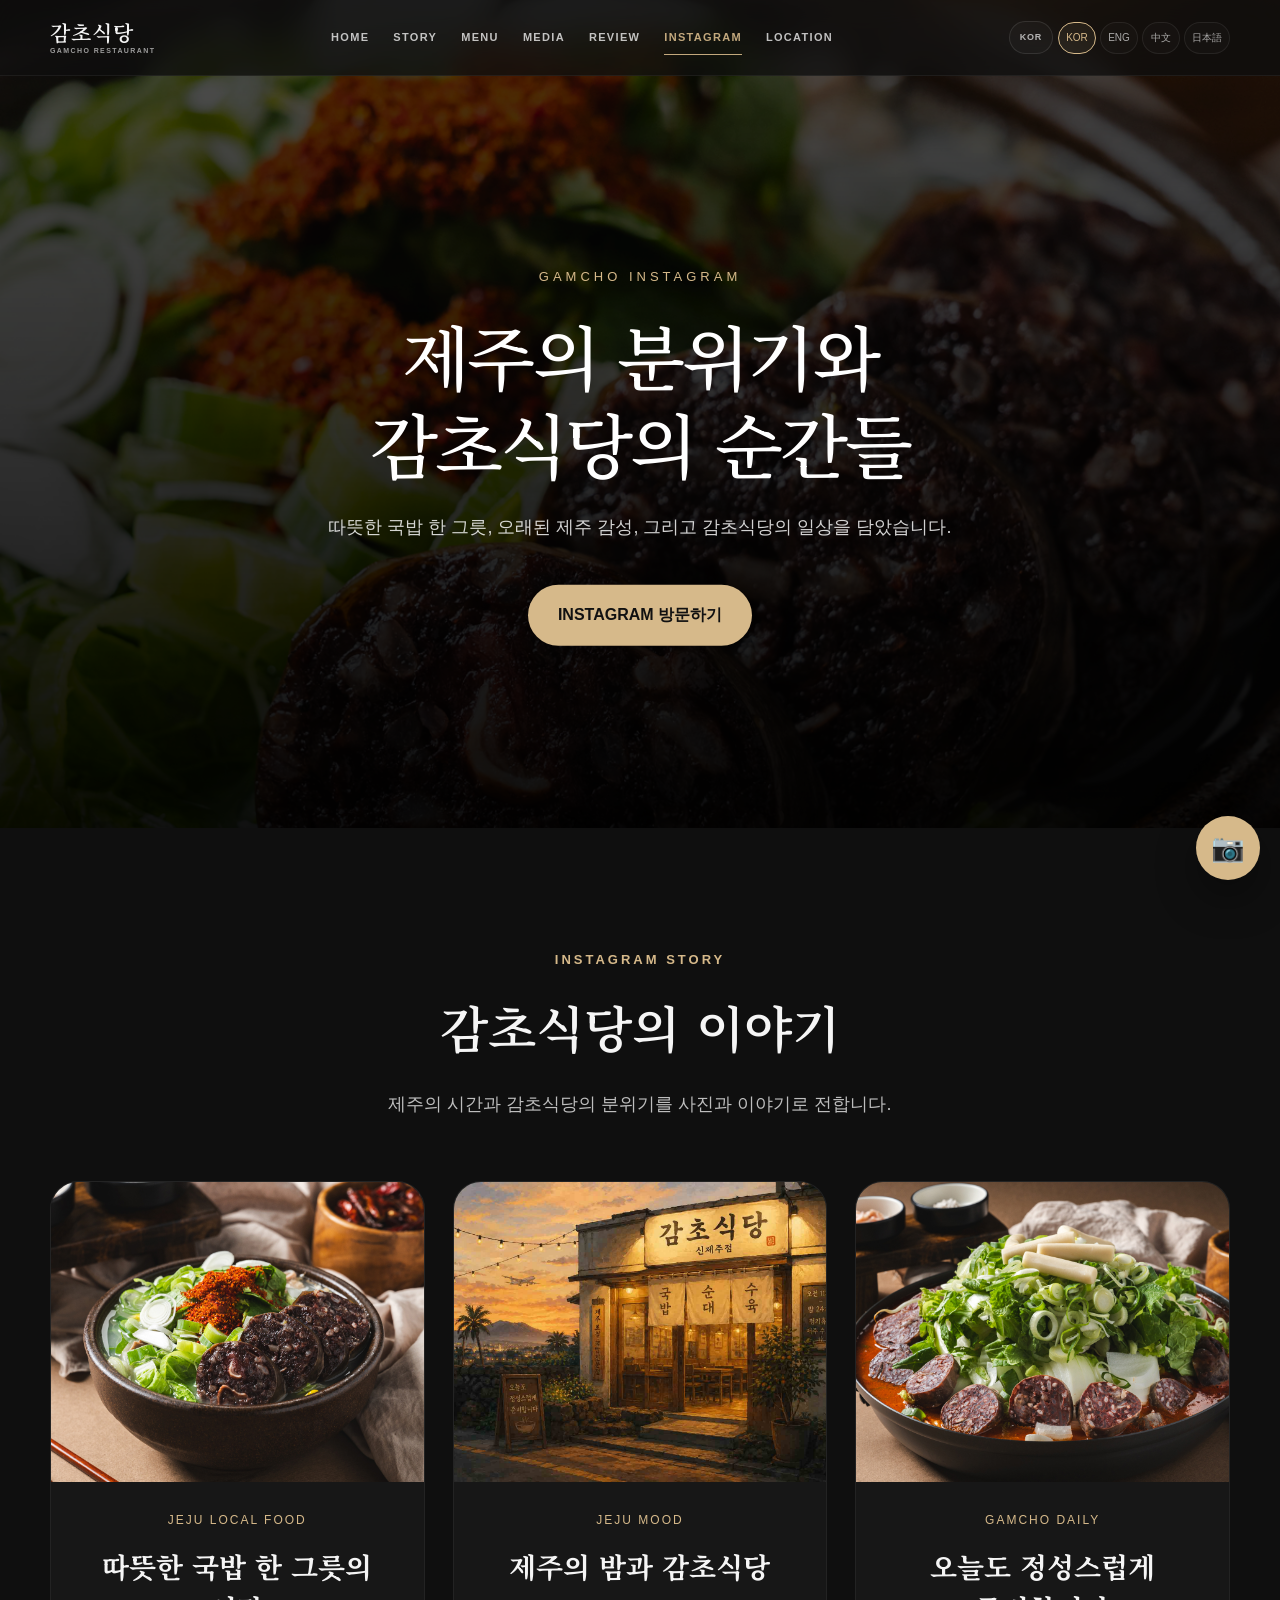
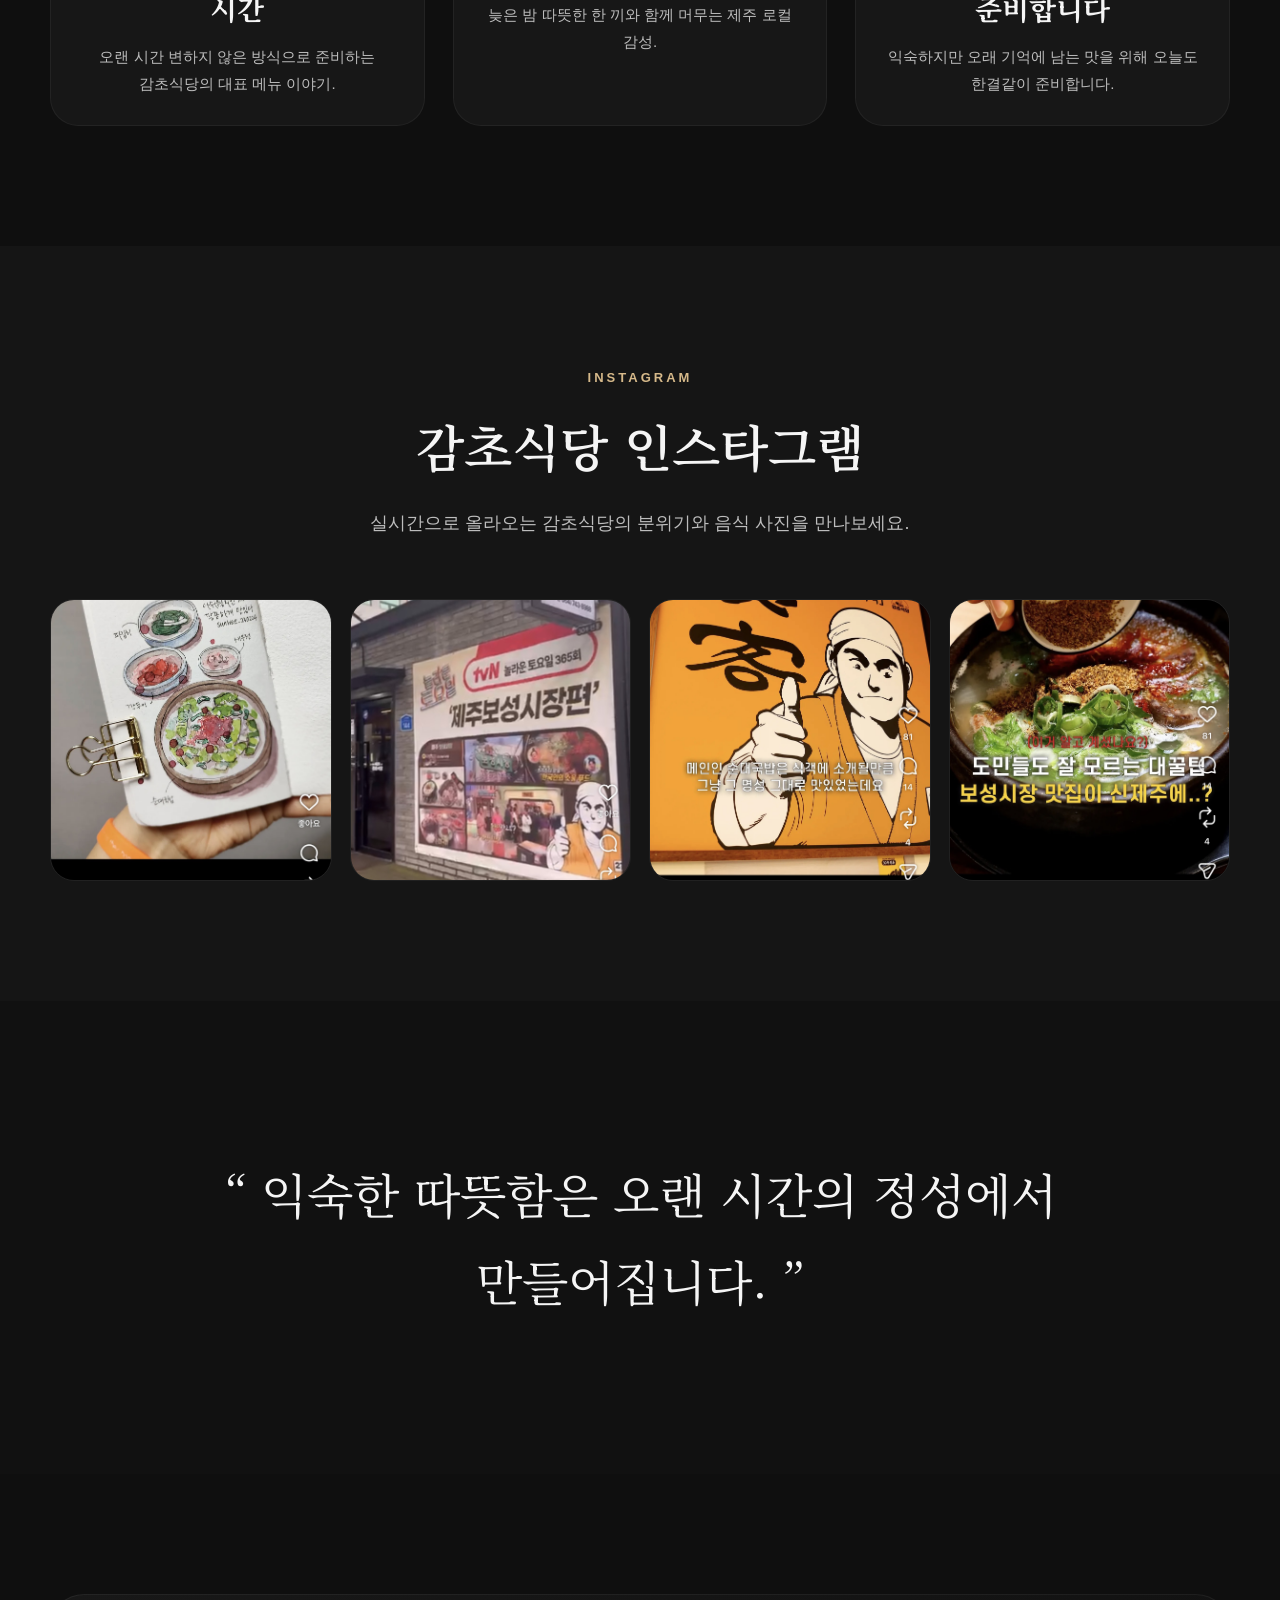
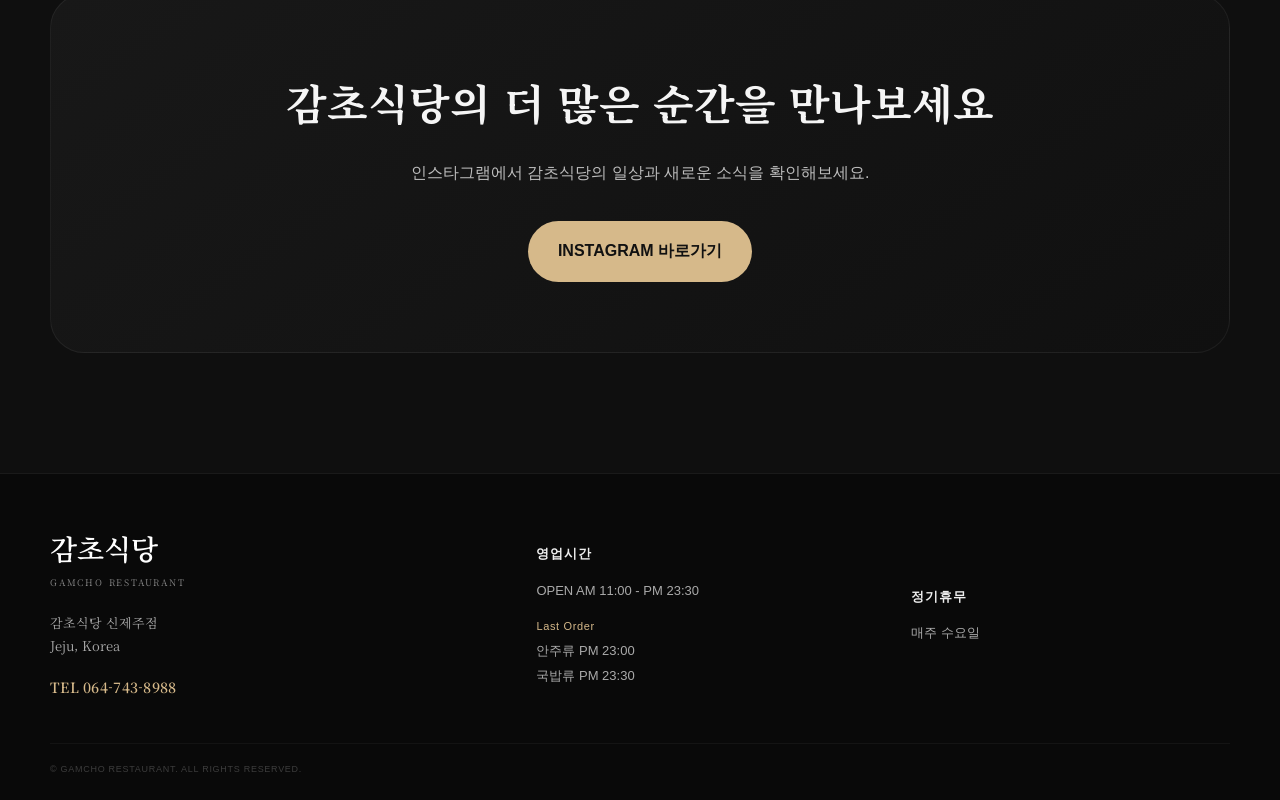
<file: instagram.html>
<!DOCTYPE html>

<html lang="ko">
<head>
<meta charset="utf-8"/>
<meta content="width=device-width, initial-scale=1.0, viewport-fit=cover" name="viewport"/>
<title>감초식당 INSTAGRAM | 제주 로컬 감성</title>
<meta content="감초식당 신제주점의 음식과 일상, 제주 로컬 감성을 인스타그램을 통해 만나보세요." name="description"/>
<meta content="감초식당, 제주 맛집, 제주 국밥, 제주 로컬 맛집, 제주공항 맛집, 감초식당 인스타그램" name="keywords"/>
<meta content="index, follow" name="robots"/>
<meta content="website" property="og:type"/>
<meta content="감초식당 INSTAGRAM" property="og:title"/>
<meta content="제주의 분위기와 감초식당의 순간들을 만나보세요." property="og:description"/>
<meta content="instagram-main.jpg" property="og:image"/>
<link href="https://fonts.googleapis.com" rel="preconnect"/>
<link crossorigin="" href="https://fonts.gstatic.com" rel="preconnect"/>
<link href="https://fonts.googleapis.com/css2?family=Noto+Serif+KR:wght@400;500;600;700&amp;family=Pretendard:wght@300;400;500;600;700&amp;display=swap" rel="stylesheet"/>
<link href="css/style.css" rel="stylesheet"/>
<link href="css/responsive.css" rel="stylesheet"/>
<style>

/* =========================================================
   GAMCHO RESTAURANT 2.0
   INSTAGRAM PAGE
   ========================================================= */

:root{
    --bg:#0f0f0f;
    --card:#171717;
    --text:#f5f5f5;
    --sub:#bdbdbd;
    --gold:#d6b98a;
    --gold-dark:#2a2116;
}

*{
    margin:0;
    padding:0;
    box-sizing:border-box;
}

html{
    scroll-behavior:smooth;
    -webkit-text-size-adjust:100%;
}

body{
    font-family:'Pretendard',sans-serif;
    background:var(--bg);
    color:var(--text);
    line-height:1.8;
    overflow-x:hidden;
    word-break:keep-all;
}

img{
    width:100%;
    display:block;
}

a{
    text-decoration:none;
    color:inherit;
}

.container{
    width:min(1180px,92%);
    margin:auto;
}


/* =========================================================
   HEADER
   INDEX / STORY / MEDIA / REVIEW / LOCATION
   공통 헤더와 동일
   ========================================================= */

header{
    position:fixed;
    top:0;
    left:0;
    width:100%;
    z-index:999;
    background:rgba(15,15,15,0.82);
    backdrop-filter:blur(14px);
    -webkit-backdrop-filter:blur(14px);
    border-bottom:1px solid rgba(255,255,255,0.05);
    transition:0.35s;
}

header.scrolled{
    background:rgba(0,0,0,0.96);
    padding:2px 0;
}

.nav{
    display:flex;
    justify-content:space-between;
    align-items:center;
    padding:16px 0;
    gap:20px;
    transition:0.35s;
}

.logo{
    font-family:'Noto Serif KR',serif;
    font-size:24px;
    font-weight:700;
    letter-spacing:1px;
    white-space:nowrap;
}

.menu{
    display:flex;
    gap:24px;
    flex-wrap:wrap;
    justify-content:center;
}

.menu a{
    font-size:13px;
    font-weight:600;
    letter-spacing:1px;
    opacity:.88;
    transition:.3s;
    position:relative;
}

.menu a::after{
    content:'';
    position:absolute;
    left:0;
    bottom:-6px;
    width:0;
    height:1px;
    background:var(--gold);
    transition:.3s;
}

.menu a:hover{
    opacity:1;
}

.menu a:hover::after{
    width:100%;
}


/* =========================================================
   LANGUAGE
   ========================================================= */

.media-language{
    display:flex;
    gap:6px;
    align-items:center;
    flex-wrap:wrap;
}

.media-language button{
    border:1px solid rgba(255,255,255,.12);
    background:transparent;
    color:#fff;
    padding:6px 9px;
    border-radius:999px;
    font-size:10px;
    cursor:pointer;
    opacity:.75;
    transition:.3s;
}

.media-language button.active,
.media-language button:hover{
    opacity:1;
    border-color:var(--gold);
    color:var(--gold);
}


/* =========================================================
   HERO
   ========================================================= */

.hero{
    position:relative;
    height:92svh;
    min-height:760px;
    overflow:hidden;
}

.hero-background{
    position:absolute;
    inset:0;
    background:url("images/instagram/instagram-main.jpg") center/cover no-repeat;
    transform:scale(1.03);
    filter:brightness(.38);
}

.hero-overlay{
    position:absolute;
    inset:0;
    background:
        linear-gradient(
            to bottom,
            rgba(0,0,0,.15),
            rgba(0,0,0,.82)
        );
}

.hero-text{
    position:absolute;
    top:55%;
    left:50%;
    transform:translate(-50%,-50%);
    text-align:center;
    width:min(92%,900px);
    z-index:2;
}

.hero-sub{
    font-size:13px;
    letter-spacing:4px;
    margin-bottom:22px;
    color:var(--gold);
}

.hero-title{
    font-family:'Noto Serif KR',serif;
    font-size:clamp(42px,6vw,82px);
    line-height:1.35;
    margin-bottom:24px;
    font-weight:600;
}

.hero-desc{
    font-size:18px;
    color:rgba(255,255,255,.82);
    max-width:760px;
    margin:auto;
}

.hero-btn{
    display:inline-flex;
    align-items:center;
    justify-content:center;
    margin-top:42px;
    padding:16px 30px;
    border-radius:999px;
    background:var(--gold);
    color:#111;
    font-weight:700;
    transition:.35s;
}

.hero-btn:hover{
    transform:translateY(-4px);
}


/* =========================================================
   COMMON SECTION
   ========================================================= */

section{
    padding:120px 0;
}

.section-label{
    font-size:13px;
    letter-spacing:3px;
    color:var(--gold);
    margin-bottom:18px;
    font-weight:600;
}

.section-title{
    font-family:'Noto Serif KR',serif;
    font-size:clamp(34px,4vw,50px);
    line-height:1.5;
    margin-bottom:24px;
    font-weight:600;
}

.section-desc{
    font-size:18px;
    color:var(--sub);
    max-width:760px;
}


/* =========================================================
   STORY CARDS
   ========================================================= */

.instagram-grid{
    display:grid;
    grid-template-columns:repeat(3,1fr);
    gap:28px;
    margin-top:60px;
}

.instagram-card{
    background:var(--card);
    border-radius:28px;
    overflow:hidden;
    border:1px solid rgba(255,255,255,.05);
    transition:.4s;
}

.instagram-card:hover{
    transform:translateY(-10px);
    border-color:rgba(214,185,138,.2);
}

.instagram-thumb{
    overflow:hidden;
}

.instagram-thumb img{
    height:300px;
    object-fit:cover;
    transition:.45s;
}

.instagram-card:hover .instagram-thumb img{
    transform:scale(1.06);
}

.instagram-content{
    padding:28px;
}

.instagram-date{
    font-size:12px;
    letter-spacing:2px;
    color:var(--gold);
    margin-bottom:14px;
}

.instagram-title{
    font-family:'Noto Serif KR',serif;
    font-size:28px;
    line-height:1.5;
    margin-bottom:14px;
}

.instagram-text{
    font-size:15px;
    color:#bdbdbd;
}


/* =========================================================
   REAL INSTAGRAM POSTS
   ========================================================= */

.instagram-section{
    background:#151515;
}

.instagram-wrap{
    margin-top:60px;
    display:grid;
    grid-template-columns:repeat(4,1fr);
    gap:18px;
}

.instagram-item{
    position:relative;
    overflow:hidden;
    border-radius:24px;
    border:1px solid rgba(255,255,255,.05);
}

.instagram-item img{
    height:280px;
    object-fit:cover;
    transition:.4s;
}

.instagram-item:hover img{
    transform:scale(1.08);
}

.instagram-overlay{
    position:absolute;
    inset:0;
    background:rgba(0,0,0,.42);
    display:flex;
    align-items:center;
    justify-content:center;
    opacity:0;
    transition:.35s;
    font-size:28px;
}

.instagram-item:hover .instagram-overlay{
    opacity:1;
}


/* =========================================================
   QUOTE
   ========================================================= */

.quote{
    background:#111;
    text-align:center;
    padding:150px 20px;
}

.quote p{
    font-family:'Noto Serif KR',serif;
    font-size:clamp(28px,4vw,48px);
    line-height:1.8;
    max-width:980px;
    margin:auto;
}


/* =========================================================
   CTA
   ========================================================= */

.cta{
    text-align:center;
}

.cta-box{
    background:linear-gradient(145deg,#181818,#101010);
    padding:70px 40px;
    border-radius:34px;
    border:1px solid rgba(255,255,255,.06);
}

.cta-title{
    font-family:'Noto Serif KR',serif;
    font-size:42px;
    margin-bottom:18px;
}

.cta-text{
    color:#bdbdbd;
    margin-bottom:34px;
}

.cta-btn{
    display:inline-flex;
    align-items:center;
    justify-content:center;
    padding:16px 30px;
    border-radius:999px;
    background:var(--gold);
    color:#111;
    font-weight:700;
    transition:.35s;
}

.cta-btn:hover{
    transform:translateY(-4px);
}


/* =========================================================
   FOOTER
   ========================================================= */

footer{
    background:#090909;
    padding:70px 0;
    margin-top:120px;
    border-top:1px solid rgba(255,255,255,.05);
}

.footer-inner{
    display:flex;
    justify-content:space-between;
    gap:40px;
    flex-wrap:wrap;
}

.footer-logo{
    font-family:'Noto Serif KR',serif;
    font-size:30px;
    margin-bottom:12px;
}

.footer-info{
    font-size:15px;
    line-height:2;
    color:#bdbdbd;
}


/* =========================================================
   FLOATING INSTAGRAM
   ========================================================= */

.floating-insta{
    position:fixed;
    right:20px;
    bottom:20px;
    z-index:1000;
    width:64px;
    height:64px;
    border-radius:50%;
    background:var(--gold);
    color:#111;
    display:flex;
    align-items:center;
    justify-content:center;
    font-size:27px;
    box-shadow:0 18px 40px rgba(0,0,0,.35);
    transition:.35s;
}

.floating-insta:hover{
    transform:translateY(-5px);
}


/* =========================================================
   TABLET
   ========================================================= */

@media(max-width:1024px){

    .instagram-grid{
        grid-template-columns:1fr 1fr;
    }

    .instagram-wrap{
        grid-template-columns:1fr 1fr;
    }

}


/* =========================================================
   MOBILE
   ========================================================= */

@media(max-width:768px){

    .nav{
        flex-direction:column;
        gap:14px;
        padding:14px 0;
    }

    .menu{
        gap:14px;
    }

    .menu a{
        font-size:11px;
    }

    .media-language{
        justify-content:center;
    }

    .hero{
        min-height:680px;
    }

    .hero-title{
        font-size:42px;
    }

    .hero-desc{
        font-size:15px;
        line-height:1.8;
    }

    section{
        padding:90px 0;
    }

    .section-desc{
        font-size:16px;
    }

    .instagram-grid{
        grid-template-columns:1fr;
    }

    .instagram-wrap{
        grid-template-columns:1fr 1fr;
        gap:12px;
    }

    .instagram-thumb img{
        height:240px;
    }

    .instagram-item img{
        height:220px;
    }

    .quote{
        padding:110px 20px;
    }

    .quote p{
        font-size:26px;
    }

    .cta-box{
        padding:55px 24px;
    }

    .cta-title{
        font-size:32px;
    }

    .footer-inner{
        flex-direction:column;
    }

}

@media(max-width:480px){

    .instagram-wrap{
        grid-template-columns:1fr 1fr;
    }

    .instagram-item img{
        height:190px;
    }

    .floating-insta{
        width:58px;
        height:58px;
        right:16px;
        bottom:16px;
    }

}

</style>
<link href="css/site-common.css" rel="stylesheet"/></head>
<body>
<!-- =====================================================
     HEADER
     ===================================================== -->
<header class="site-header" id="header"><div class="header-inner"><a aria-label="감초식당 홈" class="logo" href="index.html"><span class="logo-ko">감초식당</span><span class="logo-en">GAMCHO RESTAURANT</span></a><nav aria-label="주요 메뉴" class="main-nav"><a data-i18n="nav.home" href="index.html">HOME</a><a data-i18n="nav.story" href="story.html">STORY</a><a data-i18n="nav.menu" href="menu.html">MENU</a><a data-i18n="nav.media" href="broadcast.html">MEDIA</a><a data-i18n="nav.review" href="review.html">REVIEW</a><a aria-current="page" class="active" data-i18n="nav.instagram" href="instagram.html">INSTAGRAM</a><a data-i18n="nav.location" href="location.html">LOCATION</a></nav><div aria-label="Language selector" class="media-language"><button aria-expanded="false" class="language-button" type="button">KOR</button><div class="language-menu"><button class="active" data-lang="ko" type="button">KOR</button><button data-lang="en" type="button">ENG</button><button data-lang="zh" type="button">中文</button><button data-lang="ja" type="button">日本語</button></div></div><button aria-expanded="false" aria-label="메뉴 열기" class="mobile-menu-button" type="button"><span></span><span></span><span></span></button></div></header>
<main>
<!-- =====================================================
     HERO
     ===================================================== -->
<section class="hero">
<div class="hero-background"></div>
<div class="hero-overlay"></div>
<div class="hero-text">
<div class="hero-sub" data-i18n="instagram.heroEyebrow">
GAMCHO INSTAGRAM
</div>
<h1 class="hero-title" data-i18n="instagram.heroTitle">
제주의 분위기와<br/>
감초식당의 순간들
</h1>
<p class="hero-desc" data-i18n="instagram.heroDescription">
따뜻한 국밥 한 그릇,<br/>
오래된 제주 감성,<br/>
그리고 감초식당의 일상을 담았습니다.
</p>
<a class="hero-btn" data-i18n="instagram.heroButton" href="https://www.instagram.com/p/DJc4IKczv-t/" rel="noopener noreferrer" target="_blank">
INSTAGRAM 방문하기
</a>
</div>
</section>
<!-- =====================================================
     STORY
     ===================================================== -->
<section>
<div class="container">
<div class="section-label" data-i18n="instagram.storyEyebrow">
INSTAGRAM STORY
</div>
<h2 class="section-title" data-i18n="instagram.storyTitle">
감초식당의 이야기
</h2>
<p class="section-desc" data-i18n="instagram.storyDescription">
제주의 시간과 감초식당의 분위기를
사진과 이야기로 전합니다.
</p>
<div class="instagram-grid">
<div class="instagram-card">
<div class="instagram-thumb">
<img alt="감초식당 국밥" src="images/instagram/instagram1.jpg"/>
</div>
<div class="instagram-content">
<div class="instagram-date">
JEJU LOCAL FOOD
</div>
<h3 class="instagram-title" data-i18n="instagram.card1Title">
따뜻한 국밥 한 그릇의 시간
</h3>
<p class="instagram-text" data-i18n="instagram.card1Text">
오랜 시간 변하지 않은 방식으로
준비하는 감초식당의 대표 메뉴 이야기.
</p>
</div>
</div>
<div class="instagram-card">
<div class="instagram-thumb">
<img alt="감초식당 제주 감성" src="images/instagram/instagram2.jpg"/>
</div>
<div class="instagram-content">
<div class="instagram-date">
JEJU MOOD
</div>
<h3 class="instagram-title" data-i18n="instagram.card2Title">
제주의 밤과 감초식당
</h3>
<p class="instagram-text" data-i18n="instagram.card2Text">
늦은 밤 따뜻한 한 끼와 함께
머무는 제주 로컬 감성.
</p>
</div>
</div>
<div class="instagram-card">
<div class="instagram-thumb">
<img alt="감초식당 음식" src="images/instagram/instagram3.jpg"/>
</div>
<div class="instagram-content">
<div class="instagram-date">
GAMCHO DAILY
</div>
<h3 class="instagram-title" data-i18n="instagram.card3Title">
오늘도 정성스럽게 준비합니다
</h3>
<p class="instagram-text" data-i18n="instagram.card3Text">
익숙하지만 오래 기억에 남는 맛을 위해
오늘도 한결같이 준비합니다.
</p>
</div>
</div>
</div>
</div>
</section>
<!-- =====================================================
     INSTAGRAM POSTS
     ===================================================== -->
<section class="instagram-section">
<div class="container">
<div class="section-label" data-i18n="instagram.postsEyebrow">
INSTAGRAM
</div>
<h2 class="section-title" data-i18n="instagram.postsTitle">
감초식당 인스타그램
</h2>
<p class="section-desc" data-i18n="instagram.postsDescription">
실시간으로 올라오는 감초식당의
분위기와 음식 사진을 만나보세요.
</p>
<div class="instagram-wrap">
<a class="instagram-item" href="https://www.instagram.com/p/DY7AH13PO5e/" rel="noopener noreferrer" target="_blank">
<img alt="감초식당 인스타그램 게시물" src="images/instagram/insta1.jpg"/>
<div class="instagram-overlay">
📷
</div>
</a>
<a class="instagram-item" href="https://www.instagram.com/reel/DY_F7cHsL9i/" rel="noopener noreferrer" target="_blank">
<img alt="감초식당 인스타그램 릴스" src="images/instagram/insta2.jpg"/>
<div class="instagram-overlay">
📷
</div>
</a>
<a class="instagram-item" href="https://www.instagram.com/reel/DYwf2KrvyDb/" rel="noopener noreferrer" target="_blank">
<img alt="감초식당 인스타그램 릴스" src="images/instagram/insta3.jpg"/>
<div class="instagram-overlay">
📷
</div>
</a>
<a class="instagram-item" href="https://www.instagram.com/p/DY8tIHHPtMv/" rel="noopener noreferrer" target="_blank">
<img alt="감초식당 인스타그램 게시물" src="images/instagram/insta4.jpg"/>
<div class="instagram-overlay">
📷
</div>
</a>
</div>
</div>
</section>
<!-- =====================================================
     QUOTE
     ===================================================== -->
<section class="quote">
<p data-i18n="instagram.quote">
“ 익숙한 따뜻함은<br/>
오랜 시간의 정성에서 만들어집니다. ”
</p>
</section>
<!-- =====================================================
     CTA
     ===================================================== -->
<section class="cta">
<div class="container">
<div class="cta-box">
<h2 class="cta-title" data-i18n="instagram.ctaTitle">
감초식당의 더 많은 순간을 만나보세요
</h2>
<p class="cta-text" data-i18n="instagram.ctaText">
인스타그램에서 감초식당의 일상과
새로운 소식을 확인해보세요.
</p>
<a class="cta-btn" data-i18n="instagram.ctaButton" href="https://www.instagram.com/p/DJc4IKczv-t/" rel="noopener noreferrer" target="_blank">
INSTAGRAM 바로가기
</a>
</div>
</div>
</section>
</main>
<!-- =====================================================
     FOOTER
     ===================================================== -->
<footer class="site-footer">
  <div class="footer-inner">
    <div class="footer-columns">
      <div class="footer-brand">
        <strong>감초식당</strong>
        <span>GAMCHO RESTAURANT</span>
        <div class="footer-address">
          <p data-i18n="footer.restaurant">감초식당 신제주점</p>
          <p data-i18n="footer.country">Jeju, Korea</p>
        </div>
        <a class="footer-tel" href="tel:0647438988" data-i18n="footer.tel">TEL 064-743-8988</a>
      </div>

      <div class="footer-block footer-hours">
        <h3 data-i18n="footer.hoursTitle">영업시간</h3>
        <p data-i18n="footer.open">OPEN AM 11:00 - PM 23:30</p>
        <p class="footer-subtitle" data-i18n="footer.lastOrderTitle">Last Order</p>
        <p data-i18n="footer.lastOrder">안주류 PM 23:00<br>국밥류 PM 23:30</p>
      </div>

      <div class="footer-block footer-closed">
        <h3 data-i18n="footer.closedTitle">정기휴무</h3>
        <p data-i18n="footer.closed">매주 수요일</p>
      </div>
    </div>

    <p class="copyright">© GAMCHO RESTAURANT. ALL RIGHTS RESERVED.</p>
  </div>
</footer>
<!-- =====================================================
     FLOATING INSTAGRAM
     ===================================================== -->
<a aria-label="Instagram" class="floating-insta" href="https://www.instagram.com/p/DJc4IKczv-t/" rel="noopener noreferrer" target="_blank">
📷
</a>
<!-- =====================================================
     JAVASCRIPT
     ===================================================== -->
<script src="data/translations.js"></script>
<script src="data/menu-data.js"></script>
<script src="data/page-translations.js"></script><script src="js/main.js"></script>
<script defer="True" src="js/site-common.js"></script></body>
</html>
</file>
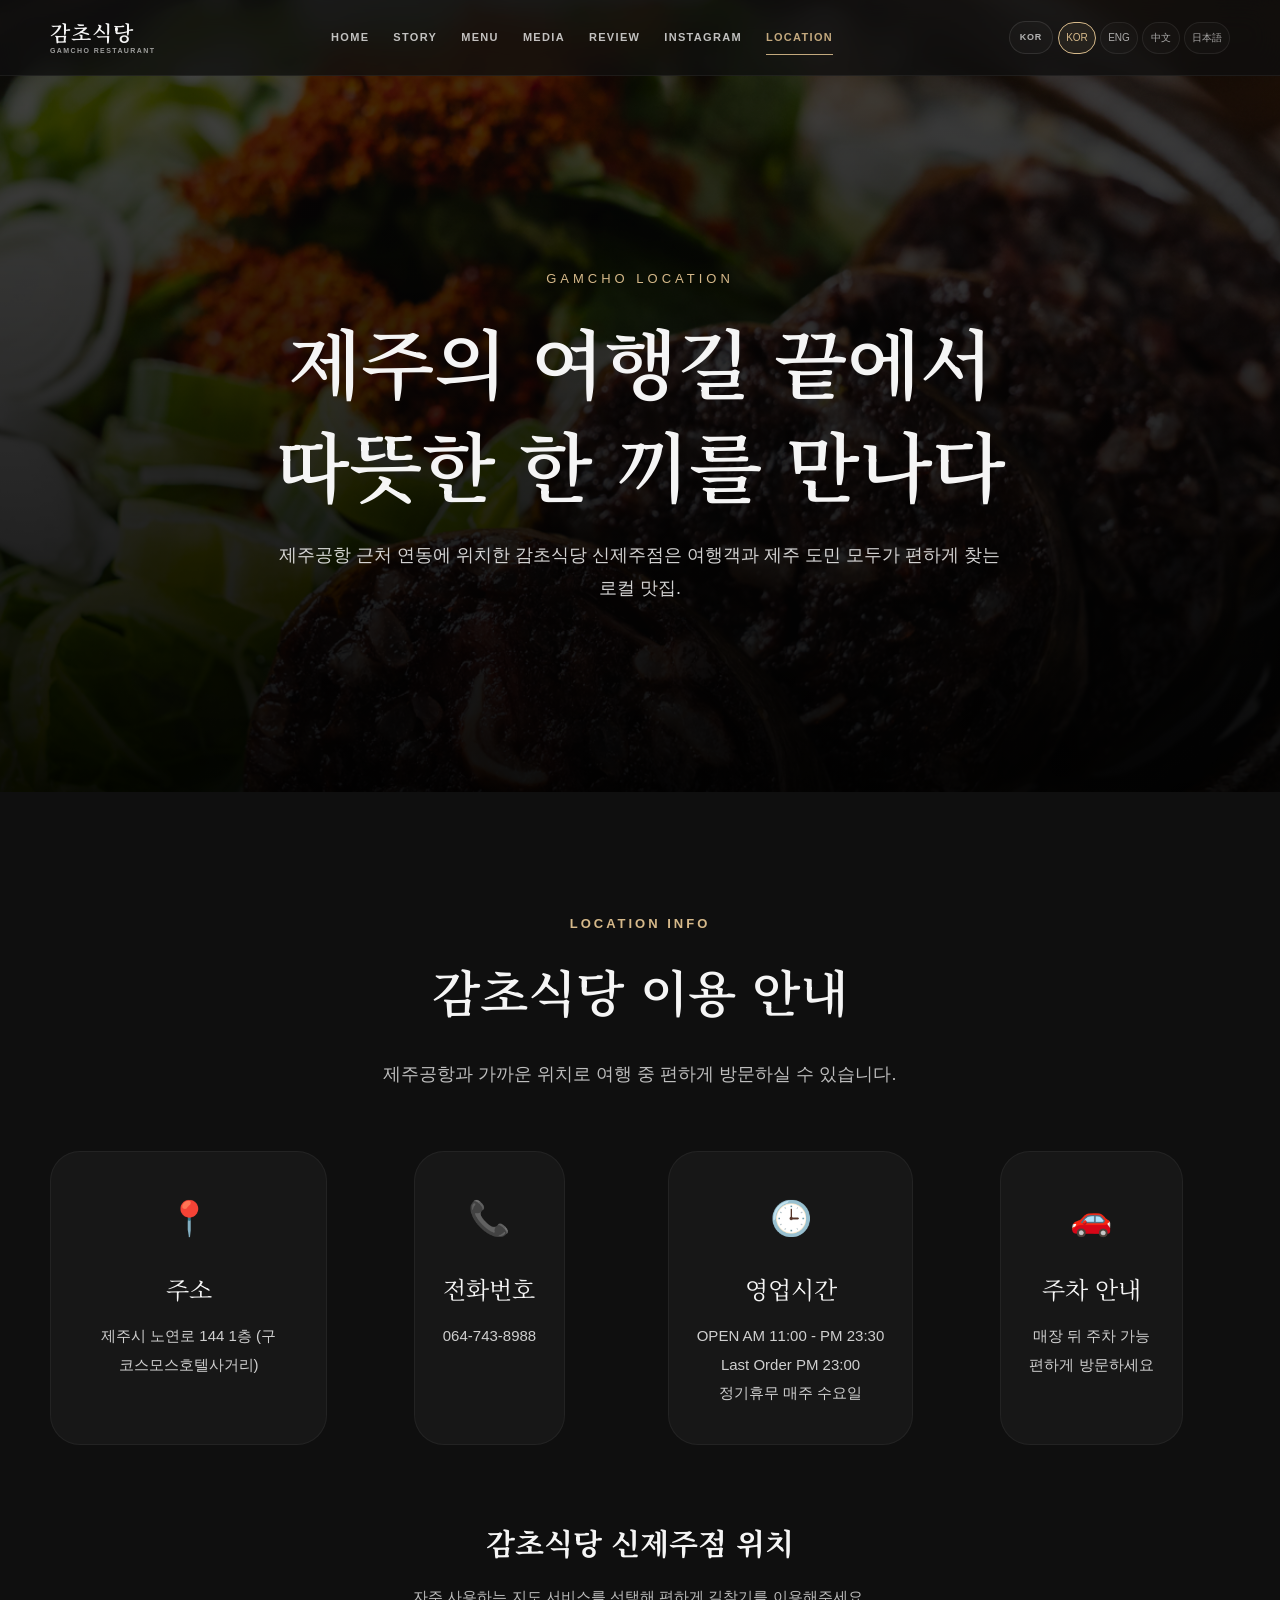
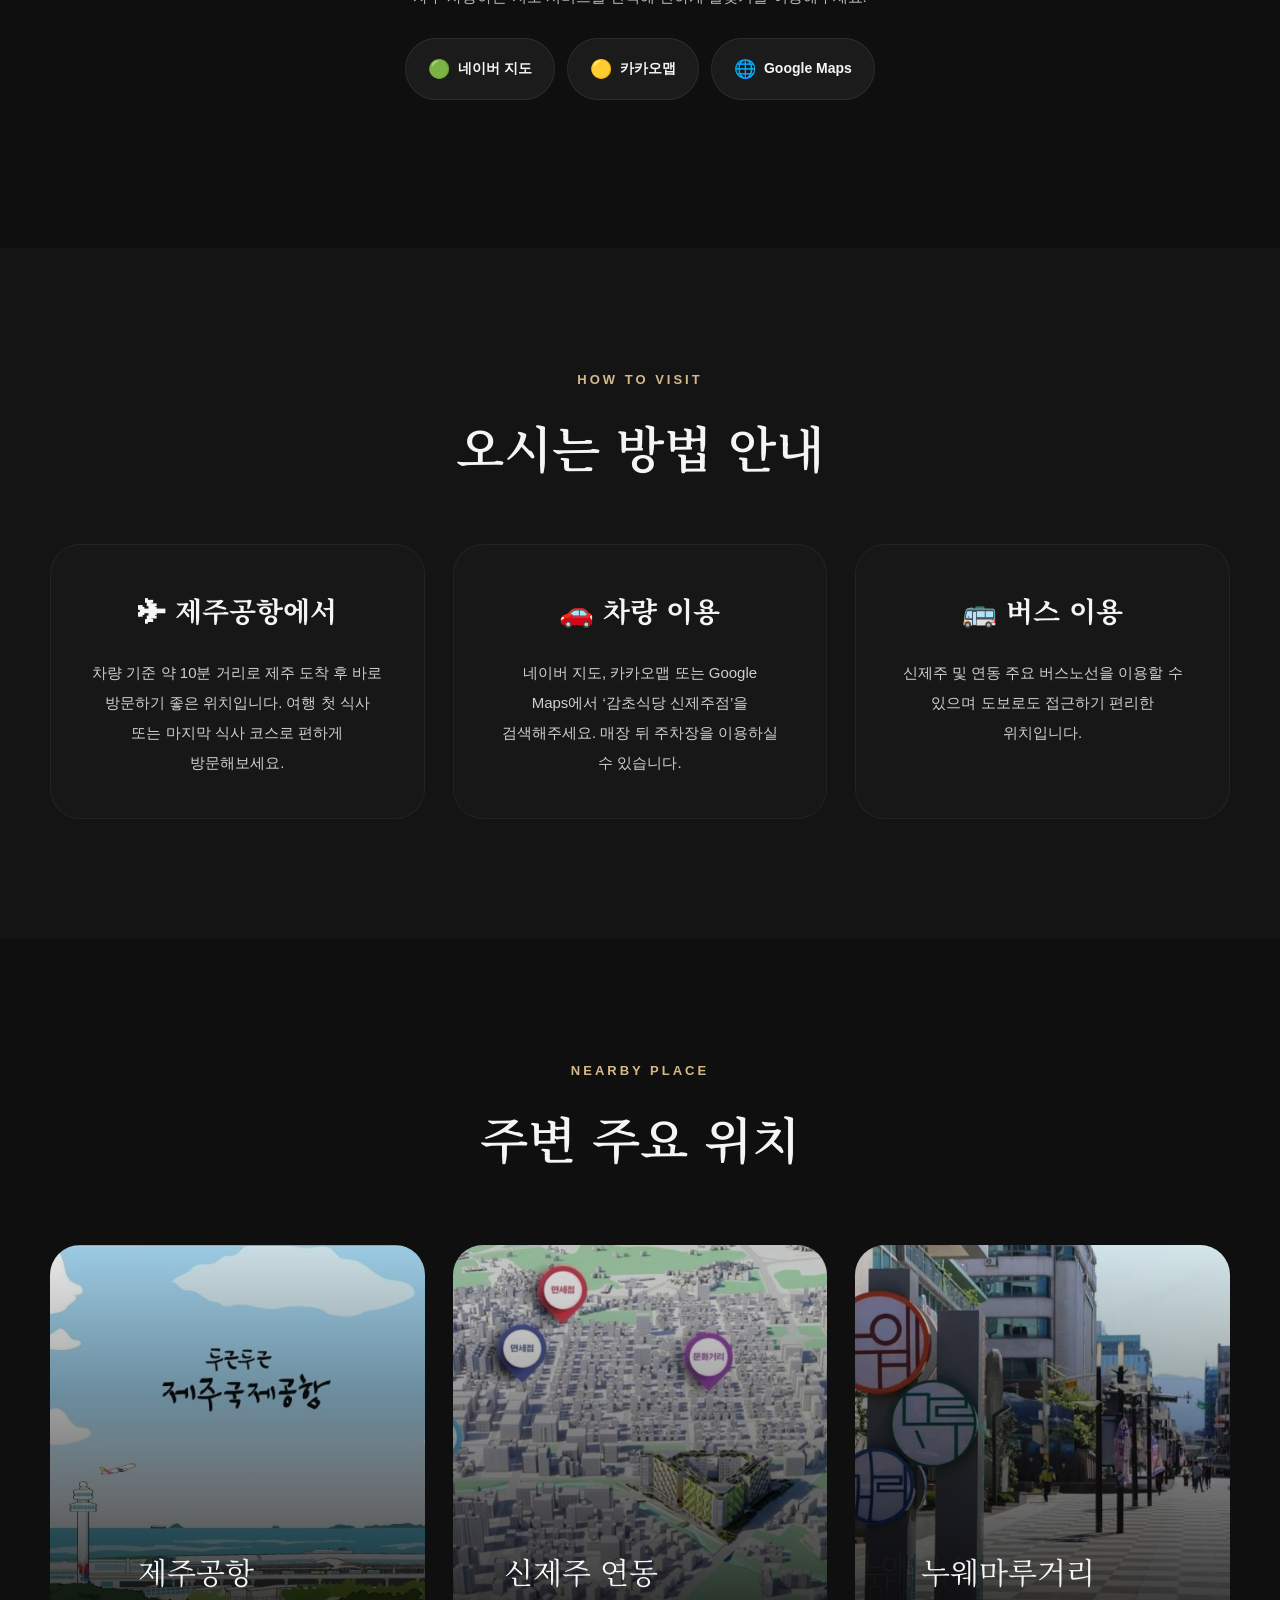
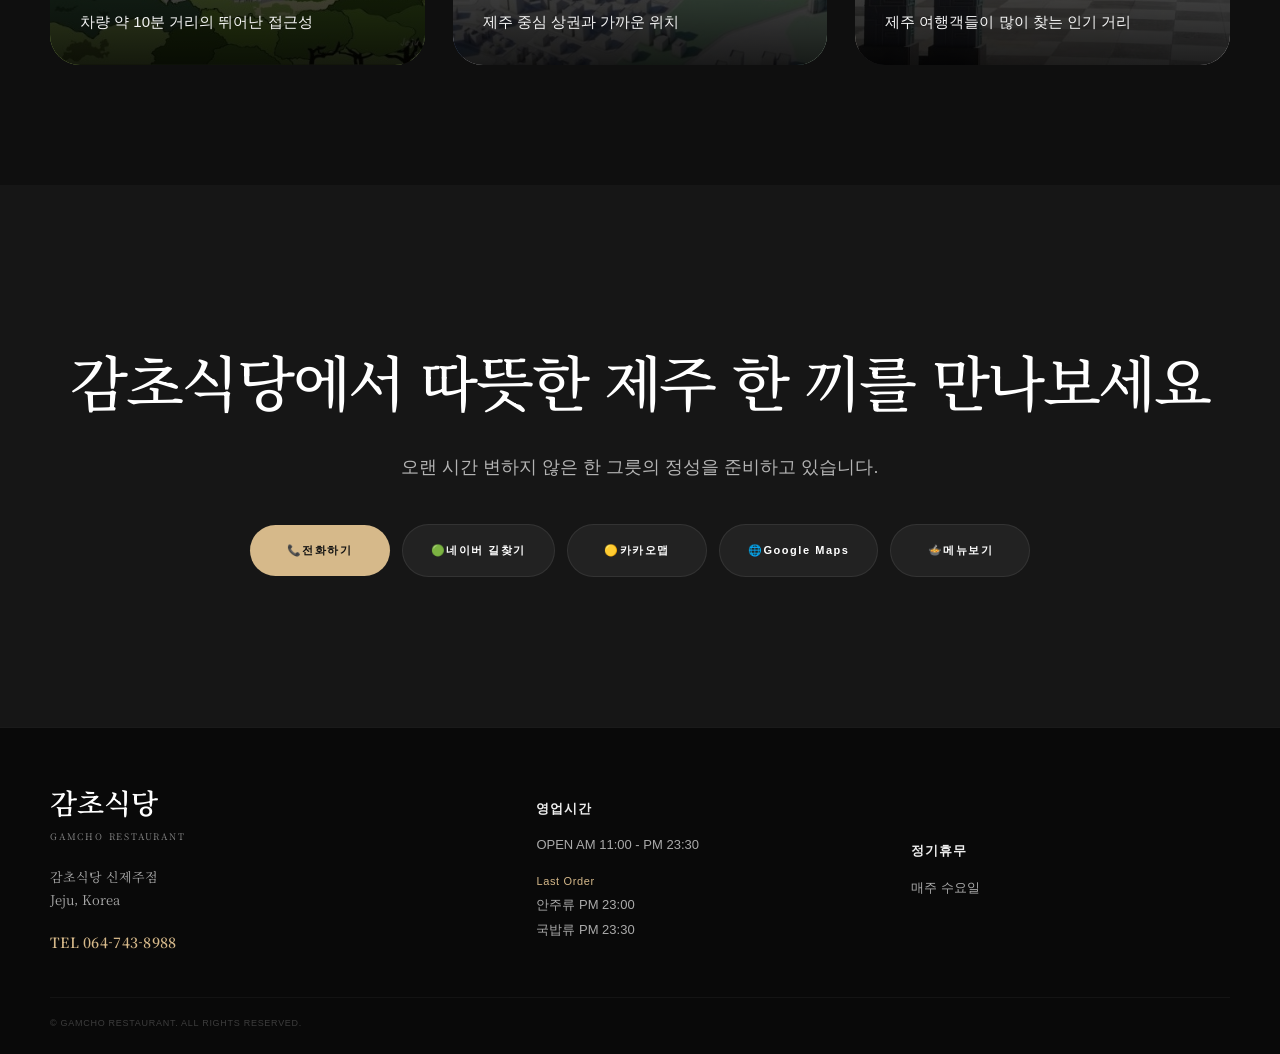
<file: location.html>
<!DOCTYPE html>

<html lang="ko">
<head>
<meta charset="utf-8"/>
<meta content="width=device-width, initial-scale=1.0, viewport-fit=cover" name="viewport"/>
<title>감초식당 LOCATION | 오시는 길</title>
<meta content="제주공항 근처 감초식당 신제주점 위치 및 오시는 길 안내입니다." name="description"/>
<meta content="감초식당 위치, 제주공항 맛집, 제주 연동 맛집, 제주 국밥 맛집" name="keywords"/>
<meta content="index, follow" name="robots"/>
<meta content="감초식당 LOCATION" property="og:title"/>
<meta content="감초식당 신제주점 오시는 길 안내" property="og:description"/>
<meta content="location-main.jpg" property="og:image"/>
<meta content="website" property="og:type"/>
<!-- =====================================================
     GOOGLE FONT
===================================================== -->
<link href="https://fonts.googleapis.com" rel="preconnect"/>
<link crossorigin="" href="https://fonts.gstatic.com" rel="preconnect"/>
<link href="https://fonts.googleapis.com/css2?family=Noto+Serif+KR:wght@400;500;600;700&amp;family=Pretendard:wght@300;400;500;600;700&amp;display=swap" rel="stylesheet"/>
<!-- =====================================================
     MAIN CSS
===================================================== -->
<link href="css/style.css" rel="stylesheet"/>
<link href="css/responsive.css" rel="stylesheet"/>
<style id="location-page-style">

/* =========================================================
   GAMCHO RESTAURANT 2.0
   LOCATION PAGE
   ========================================================= */


/* =========================================================
   THEME
========================================================= */

:root{

    --bg:#0f0f0f;
    --card:#171717;

    --text:#f5f5f5;
    --sub:#bdbdbd;

    --gold:#d6b98a;
    --gold-dark:#2a2116;

}


/* =========================================================
   BASE
========================================================= */

*{
    box-sizing:border-box;
}

html{
    scroll-behavior:smooth;
    -webkit-text-size-adjust:100%;
}

body{

    margin:0;

    font-family:'Pretendard',sans-serif;

    background:var(--bg);

    color:var(--text);

    line-height:1.8;

    overflow-x:hidden;

    word-break:keep-all;
}

img{
    width:100%;
    display:block;
}

a{
    color:inherit;
    text-decoration:none;
}


/* =========================================================
   CONTAINER
========================================================= */

.container{

    width:min(1180px,92%);

    margin:auto;

}


/* =========================================================
   HEADER
   INDEX / STORY / MEDIA와 동일한 리뉴얼 헤더
========================================================= */

header{

    position:fixed;

    top:0;
    left:0;

    width:100%;

    z-index:999;

    background:rgba(15,15,15,0.82);

    backdrop-filter:blur(14px);

    -webkit-backdrop-filter:blur(14px);

    border-bottom:
        1px solid rgba(255,255,255,0.05);

    transition:0.35s;

}

header.scrolled{

    background:rgba(0,0,0,0.96);

    padding:2px 0;

}


.nav{

    display:flex;

    justify-content:space-between;

    align-items:center;

    padding:16px 0;

    gap:20px;

    transition:0.35s;

}


.logo{

    font-family:'Noto Serif KR',serif;

    font-size:24px;

    font-weight:700;

    letter-spacing:1px;

    white-space:nowrap;

}


.menu{

    display:flex;

    gap:24px;

    flex-wrap:wrap;

    justify-content:center;

}


.menu a{

    color:#f5f5f5;

    font-size:13px;

    font-weight:600;

    letter-spacing:1px;

    opacity:.88;

    transition:.3s;

    position:relative;

}


.menu a::after{

    content:"";

    position:absolute;

    left:0;

    bottom:-6px;

    width:0;

    height:1px;

    background:var(--gold);

    transition:.3s;

}


.menu a:hover{

    opacity:1;

}


.menu a:hover::after{

    width:100%;

}


/* =========================================================
   LANGUAGE
========================================================= */

.media-language{

    display:flex;

    gap:6px;

    align-items:center;

    flex-wrap:wrap;

}


.media-language button{

    border:

        1px solid rgba(255,255,255,.12);

    background:transparent;

    color:#fff;

    padding:6px 9px;

    border-radius:999px;

    font-size:10px;

    cursor:pointer;

    opacity:.75;

    transition:.3s;

}


.media-language button.active,
.media-language button:hover{

    opacity:1;

    border-color:var(--gold);

    color:var(--gold);

}


/* =========================================================
   HERO
========================================================= */

.location-hero{

    position:relative;

    height:88svh;

    min-height:720px;

    overflow:hidden;

}


.location-hero-image{

    position:absolute;

    inset:0;

    width:100%;

    height:100%;

    object-fit:cover;

    filter:brightness(.35);

    transform:scale(1.03);

}


.location-hero-overlay{

    position:absolute;

    inset:0;

    background:

        linear-gradient(
            to bottom,
            rgba(0,0,0,.18),
            rgba(0,0,0,.82)
        );

}


.location-hero-content{

    position:absolute;

    top:55%;

    left:50%;

    transform:translate(-50%,-50%);

    text-align:center;

    width:min(92%,900px);

    z-index:2;

}


.location-eyebrow{

    font-size:13px;

    letter-spacing:4px;

    margin-bottom:20px;

    color:var(--gold);

}


.location-hero-title{

    font-family:'Noto Serif KR',serif;

    font-size:clamp(42px,6vw,76px);

    line-height:1.35;

    margin:0 0 24px;

    font-weight:600;

}


.location-hero-description{

    font-size:18px;

    line-height:1.8;

    color:rgba(255,255,255,.82);

    max-width:760px;

    margin:auto;

}


/* =========================================================
   COMMON SECTION
========================================================= */

.location-section{

    padding:120px 0;

    background:#0f0f0f;

}


.location-section.dark{

    background:#141414;

}


.section-label{

    font-size:13px;

    letter-spacing:3px;

    color:var(--gold);

    margin-bottom:18px;

    font-weight:600;

}


.section-title{

    font-family:'Noto Serif KR',serif;

    font-size:clamp(34px,4vw,50px);

    line-height:1.5;

    margin:0 0 30px;

    font-weight:600;

}


.section-desc{

    font-size:18px;

    color:var(--sub);

    max-width:760px;

}


/* =========================================================
   INFO GRID
========================================================= */

.info-grid{

    display:grid;

    grid-template-columns:
        repeat(4,1fr);

    gap:24px;

    margin-top:60px;

}


.info-card{

    background:var(--card);

    padding:36px 28px;

    border-radius:30px;

    border:
        1px solid rgba(255,255,255,.05);

    transition:.35s;

}


.info-card:hover{

    transform:translateY(-6px);

    border-color:
        rgba(214,185,138,.28);

}


.info-icon{

    font-size:34px;

    margin-bottom:18px;

}


.info-title{

    font-family:'Noto Serif KR',serif;

    font-size:24px;

    margin-bottom:12px;

}


.info-text{

    font-size:15px;

    color:#cfcfcf;

    line-height:1.9;

}


/* =========================================================
   MAP SECTION
========================================================= */

.map-section{

    margin-top:70px;

}


.map-title{

    font-family:'Noto Serif KR',serif;

    font-size:30px;

    margin-bottom:14px;

}


.map-description{

    color:var(--sub);

    font-size:15px;

    margin-bottom:28px;

}


/* =========================================================
   MAP BUTTONS
========================================================= */

.map-buttons{

    display:flex;

    gap:12px;

    flex-wrap:wrap;

    margin-bottom:28px;

}


.map-button{

    display:inline-flex;

    align-items:center;

    justify-content:center;

    gap:8px;

    padding:14px 22px;

    border-radius:999px;

    font-size:14px;

    font-weight:600;

    transition:.35s;

    border:
        1px solid rgba(255,255,255,.08);

    background:#1b1b1b;

}


.map-button:hover{

    transform:translateY(-3px);

    border-color:var(--gold);

}


.map-button.naver:hover{

    background:#1a241e;

}


.map-button.kakao:hover{

    background:#27251d;

}


.map-button.google:hover{

    background:#202020;

}


.map-icon{

    font-size:18px;

}


/* =========================================================
   MAP FRAME
========================================================= */

.map-wrap{

    border-radius:30px;

    overflow:hidden;

    border:
        1px solid rgba(255,255,255,.05);

    background:#151515;

    box-shadow:
        0 30px 60px rgba(0,0,0,.35);

}


.map-wrap iframe{

    width:100%;

    height:520px;

    border:0;

    display:block;

}


/* =========================================================
   GUIDE
========================================================= */

.guide-grid{

    display:grid;

    grid-template-columns:
        repeat(3,1fr);

    gap:28px;

    margin-top:60px;

}


.guide-card{

    background:var(--card);

    padding:40px;

    border-radius:30px;

    border:
        1px solid rgba(255,255,255,.05);

}


.guide-card h3{

    font-family:'Noto Serif KR',serif;

    font-size:28px;

    margin:0 0 22px;

}


.guide-card p{

    font-size:15px;

    color:#cfcfcf;

    line-height:2;

}


/* =========================================================
   LANDMARK
========================================================= */

.landmark-wrap{

    margin-top:70px;

    display:grid;

    grid-template-columns:
        repeat(3,1fr);

    gap:28px;

}


.landmark-card{

    position:relative;

    overflow:hidden;

    border-radius:30px;

    height:420px;

}


.landmark-card img{

    height:100%;

    object-fit:cover;

    transition:.5s;

}


.landmark-card:hover img{

    transform:scale(1.05);

}


.landmark-overlay{

    position:absolute;

    inset:0;

    background:

        linear-gradient(
            to top,
            rgba(0,0,0,.88),
            rgba(0,0,0,.08)
        );

    display:flex;

    align-items:flex-end;

    padding:30px;

}


.landmark-title{

    font-family:'Noto Serif KR',serif;

    font-size:30px;

    margin-bottom:10px;

}


.landmark-text{

    font-size:15px;

    line-height:1.8;

}


/* =========================================================
   CTA
========================================================= */

.location-cta{

    background:#161616;

    text-align:center;

    padding:150px 20px;

}


.location-cta h2{

    font-family:'Noto Serif KR',serif;

    font-size:clamp(36px,5vw,60px);

    line-height:1.5;

    margin:0 0 26px;

}


.location-cta p{

    font-size:18px;

    color:#cfcfcf;

    margin:0 0 40px;

}


.cta-buttons{

    display:flex;

    justify-content:center;

    gap:18px;

    flex-wrap:wrap;

}


.btn{

    display:inline-flex;

    align-items:center;

    justify-content:center;

    padding:16px 28px;

    border-radius:999px;

    font-weight:700;

    transition:.3s;

}


.btn-primary{

    background:var(--gold);

    color:#111;

}


.btn-dark{

    background:#222;

    border:
        1px solid rgba(255,255,255,.08);

    color:#fff;

}


.btn:hover{

    transform:translateY(-3px);

}


/* =========================================================
   FOOTER
========================================================= */

.site-footer{

    background:#090909;

    padding:70px 0;

    border-top:
        1px solid rgba(255,255,255,.05);

}


.footer-inner{

    display:flex;

    justify-content:space-between;

    gap:40px;

    flex-wrap:wrap;

}


.footer-brand{

    display:flex;

    flex-direction:column;

    gap:5px;

}


.footer-brand strong{

    font-family:'Noto Serif KR',serif;

    font-size:30px;

}


.footer-brand span{

    color:#888;

    font-size:12px;

    letter-spacing:1px;

}


.footer-info{

    font-size:15px;

    line-height:2;

    color:#bdbdbd;

}


.footer-info p{

    margin:0;

}


.copyright{

    width:100%;

    margin:25px 0 0;

    color:#666;

    font-size:12px;

}


/* =========================================================
   MOBILE
========================================================= */

@media(max-width:1024px){

    .info-grid{

        grid-template-columns:
            repeat(2,1fr);

    }

    .guide-grid{

        grid-template-columns:1fr;

    }

    .landmark-wrap{

        grid-template-columns:1fr;

    }

}


@media(max-width:768px){

    .nav{

        flex-direction:column;

        gap:14px;

        padding:14px 0;

    }


    .menu{

        gap:14px;

    }


    .menu a{

        font-size:11px;

    }


    .media-language{

        justify-content:center;

    }


    .location-hero{

        min-height:680px;

    }


    .location-hero-title{

        font-size:42px;

    }


    .location-hero-description{

        font-size:15px;

        line-height:1.8;

    }


    .location-section{

        padding:90px 0;

    }


    .section-desc{

        font-size:16px;

    }


    .info-grid{

        grid-template-columns:1fr;

        gap:16px;

        margin-top:45px;

    }


    .info-card{

        padding:30px 24px;

    }


    .map-section{

        margin-top:50px;

    }


    .map-title{

        font-size:26px;

    }


    .map-buttons{

        display:grid;

        grid-template-columns:1fr;

    }


    .map-button{

        width:100%;

        padding:15px 18px;

    }


    .map-wrap{

        border-radius:22px;

    }


    .map-wrap iframe{

        height:420px;

    }


    .guide-grid{

        margin-top:45px;

    }


    .guide-card{

        padding:30px 26px;

    }


    .landmark-wrap{

        margin-top:45px;

    }


    .landmark-card{

        height:320px;

    }


    .location-cta{

        padding:110px 20px;

    }


    .location-cta h2{

        font-size:32px;

    }


    .location-cta p{

        font-size:16px;

    }


    .footer-inner{

        flex-direction:column;

    }

}

</style>
<link href="css/site-common.css" rel="stylesheet"/></head>
<body>
<!-- =====================================================
     HEADER
===================================================== -->
<header class="site-header" id="header"><div class="header-inner"><a aria-label="감초식당 홈" class="logo" href="index.html"><span class="logo-ko">감초식당</span><span class="logo-en">GAMCHO RESTAURANT</span></a><nav aria-label="주요 메뉴" class="main-nav"><a data-i18n="nav.home" href="index.html">HOME</a><a data-i18n="nav.story" href="story.html">STORY</a><a data-i18n="nav.menu" href="menu.html">MENU</a><a data-i18n="nav.media" href="broadcast.html">MEDIA</a><a data-i18n="nav.review" href="review.html">REVIEW</a><a data-i18n="nav.instagram" href="instagram.html">INSTAGRAM</a><a aria-current="page" class="active" data-i18n="nav.location" href="location.html">LOCATION</a></nav><div aria-label="Language selector" class="media-language"><button aria-expanded="false" class="language-button" type="button">KOR</button><div class="language-menu"><button class="active" data-lang="ko" type="button">KOR</button><button data-lang="en" type="button">ENG</button><button data-lang="zh" type="button">中文</button><button data-lang="ja" type="button">日本語</button></div></div><button aria-expanded="false" aria-label="메뉴 열기" class="mobile-menu-button" type="button"><span></span><span></span><span></span></button></div></header>
<main>
<!-- =====================================================
     HERO
===================================================== -->
<section class="location-hero">
<img alt="감초식당 신제주점 위치" class="location-hero-image" src="images/location/location-main.jpg"/>
<div class="location-hero-overlay"></div>
<div class="location-hero-content">
<p class="location-eyebrow" data-i18n="locationHero.eyebrow">
            GAMCHO LOCATION
        </p>
<h1 class="location-hero-title" data-i18n="locationHero.title">

            제주의 여행길 끝에서<br/>
            따뜻한 한 끼를 만나다

        </h1>
<p class="location-hero-description" data-i18n="locationHero.description">

            제주공항 근처 연동에 위치한 감초식당 신제주점은
            여행객과 제주 도민 모두가 편하게 찾는 로컬 맛집입니다.

        </p>
</div>
</section>
<!-- =====================================================
     LOCATION INFO
===================================================== -->
<section class="location-section">
<div class="container">
<p class="section-label" data-i18n="locationInfo.eyebrow">
            LOCATION INFO
        </p>
<h2 class="section-title" data-i18n="locationInfo.title">

            감초식당 이용 안내

        </h2>
<p class="section-desc" data-i18n="locationInfo.description">

            제주공항과 가까운 위치로 여행 중 편하게
            방문하실 수 있습니다.

        </p>
<div class="info-grid">
<!-- ADDRESS -->
<div class="info-card">
<div class="info-icon">
                    📍
                </div>
<div class="info-title" data-i18n="locationInfo.addressTitle">
                    주소
                </div>
<div class="info-text" data-i18n="locationInfo.address">

                    제주시 노연로 144 1층<br/>
                    (구 코스모스호텔사거리)

                </div>
</div>
<!-- PHONE -->
<div class="info-card">
<div class="info-icon">
                    📞
                </div>
<div class="info-title" data-i18n="locationInfo.phoneTitle">
                    전화번호
                </div>
<div class="info-text">
<a href="tel:0647438988">
                        064-743-8988
                    </a>
</div>
</div>
<!-- HOURS -->
<div class="info-card">
<div class="info-icon">
                    🕒
                </div>
<div class="info-title" data-i18n="locationInfo.hoursTitle">
                    영업시간
                </div>
<div class="info-text" data-i18n="locationInfo.hours">

                    OPEN AM 11:00 - PM 23:30<br/>
                    Last Order PM 23:00<br/>
                    정기휴무 매주 수요일

                </div>
</div>
<!-- PARKING -->
<div class="info-card">
<div class="info-icon">
                    🚗
                </div>
<div class="info-title" data-i18n="locationInfo.parkingTitle">
                    주차 안내
                </div>
<div class="info-text" data-i18n="locationInfo.parking">

                    매장 뒤 주차 가능<br/>
                    편하게 방문하세요

                </div>
</div>
</div>
<!-- =================================================
             MAP
        ================================================= -->
<div class="map-section">
<h3 class="map-title" data-i18n="map.title">

                감초식당 신제주점 위치

            </h3>
<p class="map-description" data-i18n="map.description">

                자주 사용하는 지도 서비스를 선택해
                편하게 길찾기를 이용해주세요.

            </p>
<!-- MAP BUTTONS -->
<div class="map-buttons">
<!-- NAVER -->
<a class="map-button naver" href="https://map.naver.com/p/search/%EA%B0%90%EC%B4%88%EC%8B%9D%EB%8B%B9%20%EC%8B%A0%EC%A0%9C%EC%A3%BC%EC%A0%90" rel="noopener noreferrer" target="_blank">
<span class="map-icon">
                        🟢
                    </span>
<span data-i18n="map.naver">
                        네이버 지도
                    </span>
</a>
<!-- KAKAO -->
<a class="map-button kakao" href="https://map.kakao.com/?q=%EA%B0%90%EC%B4%88%EC%8B%9D%EB%8B%B9%20%EC%8B%A0%EC%A0%9C%EC%A3%BC%EC%A0%90" rel="noopener noreferrer" target="_blank">
<span class="map-icon">
                        🟡
                    </span>
<span data-i18n="map.kakao">
                        카카오맵
                    </span>
</a>
<!-- GOOGLE -->
<a class="map-button google" href="https://www.google.com/maps/search/?api=1&amp;query=%EA%B0%90%EC%B4%88%EC%8B%9D%EB%8B%B9%20%EC%8B%A0%EC%A0%9C%EC%A3%BC%EC%A0%90%20%EC%A0%9C%EC%A3%BC" rel="noopener noreferrer" target="_blank">
<span class="map-icon">
                        🌐
                    </span>
<span data-i18n="map.google">
                        Google Maps
                    </span>
</a>
</div>
<!--
                기존 네이버 iframe은 제거.

                이유:
                네이버 지도 단축 URL을 iframe에 직접 넣는 방식은
                차단 / 보안정책 / 브라우저 정책에 따라
                정상적으로 표시되지 않을 수 있음.

                따라서 지도 서비스 버튼 3개를 제공하는 방식으로 변경.
            -->
</div>
</div>
</section>
<!-- =====================================================
     HOW TO VISIT
===================================================== -->
<section class="location-section dark">
<div class="container">
<p class="section-label" data-i18n="guide.eyebrow">
            HOW TO VISIT
        </p>
<h2 class="section-title" data-i18n="guide.title">
            오시는 방법 안내
        </h2>
<div class="guide-grid">
<!-- AIRPORT -->
<div class="guide-card">
<h3 data-i18n="guide.airportTitle">
                    ✈ 제주공항에서
                </h3>
<p data-i18n="guide.airportText">

                    차량 기준 약 10분 거리로
                    제주 도착 후 바로 방문하기 좋은 위치입니다.
                    여행 첫 식사 또는 마지막 식사 코스로
                    편하게 방문해보세요.

                </p>
</div>
<!-- CAR -->
<div class="guide-card">
<h3 data-i18n="guide.carTitle">
                    🚗 차량 이용
                </h3>
<p data-i18n="guide.carText">

                    네이버 지도, 카카오맵 또는 Google Maps에서
                    ‘감초식당 신제주점’을 검색해주세요.
                    매장 뒤 주차장을 이용하실 수 있습니다.

                </p>
</div>
<!-- BUS -->
<div class="guide-card">
<h3 data-i18n="guide.busTitle">
                    🚌 버스 이용
                </h3>
<p data-i18n="guide.busText">

                    신제주 및 연동 주요 버스노선을 이용할 수 있으며
                    도보로도 접근하기 편리한 위치입니다.

                </p>
</div>
</div>
</div>
</section>
<!-- =====================================================
     NEARBY PLACE
===================================================== -->
<section class="location-section">
<div class="container">
<p class="section-label" data-i18n="nearby.eyebrow">
            NEARBY PLACE
        </p>
<h2 class="section-title" data-i18n="nearby.title">
            주변 주요 위치
        </h2>
<div class="landmark-wrap">
<!-- AIRPORT -->
<div class="landmark-card">
<img alt="제주공항" src="images/location/airport.jpg"/>
<div class="landmark-overlay">
<div>
<div class="landmark-title" data-i18n="nearby.airportTitle">

                            제주공항

                        </div>
<div class="landmark-text" data-i18n="nearby.airportText">

                            차량 약 10분 거리의
                            뛰어난 접근성

                        </div>
</div>
</div>
</div>
<!-- YEONDONG -->
<div class="landmark-card">
<img alt="신제주 연동" src="images/location/yeondong.jpg"/>
<div class="landmark-overlay">
<div>
<div class="landmark-title" data-i18n="nearby.yeondongTitle">

                            신제주 연동

                        </div>
<div class="landmark-text" data-i18n="nearby.yeondongText">

                            제주 중심 상권과
                            가까운 위치

                        </div>
</div>
</div>
</div>
<!-- NUWEMARU -->
<div class="landmark-card">
<img alt="누웨마루거리" src="images/location/street.jpg"/>
<div class="landmark-overlay">
<div>
<div class="landmark-title" data-i18n="nearby.streetTitle">

                            누웨마루거리

                        </div>
<div class="landmark-text" data-i18n="nearby.streetText">

                            제주 여행객들이 많이 찾는
                            인기 거리

                        </div>
</div>
</div>
</div>
</div>
</div>
</section>
<!-- =====================================================
     CTA
===================================================== -->
<section class="location-cta">
<h2 data-i18n="locationCta.title">

        감초식당에서<br/>
        따뜻한 제주 한 끼를 만나보세요

    </h2>
<p data-i18n="locationCta.description">

        오랜 시간 변하지 않은
        한 그릇의 정성을 준비하고 있습니다.

    </p>
<div class="cta-buttons">
<!-- PHONE -->
<a class="btn btn-primary" href="tel:0647438988">

            📞
            <span data-i18n="locationCta.phone">
                전화하기
            </span>
</a>
<!-- NAVER -->
<a class="btn btn-dark" href="https://map.naver.com/p/search/%EA%B0%90%EC%B4%88%EC%8B%9D%EB%8B%B9%20%EC%8B%A0%EC%A0%9C%EC%A3%BC%EC%A0%90" rel="noopener noreferrer" target="_blank">

            🟢
            <span data-i18n="locationCta.naver">
                네이버 길찾기
            </span>
</a>
<!-- KAKAO -->
<a class="btn btn-dark" href="https://map.kakao.com/?q=%EA%B0%90%EC%B4%88%EC%8B%9D%EB%8B%B9%20%EC%8B%A0%EC%A0%9C%EC%A3%BC%EC%A0%90" rel="noopener noreferrer" target="_blank">

            🟡
            <span data-i18n="locationCta.kakao">
                카카오맵
            </span>
</a>
<!-- GOOGLE -->
<a class="btn btn-dark" href="https://www.google.com/maps/search/?api=1&amp;query=%EA%B0%90%EC%B4%88%EC%8B%9D%EB%8B%B9%20%EC%8B%A0%EC%A0%9C%EC%A3%BC%EC%A0%90%20%EC%A0%9C%EC%A3%BC" rel="noopener noreferrer" target="_blank">

            🌐
            <span data-i18n="locationCta.google">
                Google Maps
            </span>
</a>
<!-- MENU -->
<a class="btn btn-dark" href="menu.html">

            🍲
            <span data-i18n="locationCta.menu">
                메뉴보기
            </span>
</a>
</div>
</section>
</main>
<!-- =====================================================
     FOOTER
===================================================== -->
<footer class="site-footer">
  <div class="footer-inner">
    <div class="footer-columns">
      <div class="footer-brand">
        <strong>감초식당</strong>
        <span>GAMCHO RESTAURANT</span>
        <div class="footer-address">
          <p data-i18n="footer.restaurant">감초식당 신제주점</p>
          <p data-i18n="footer.country">Jeju, Korea</p>
        </div>
        <a class="footer-tel" href="tel:0647438988" data-i18n="footer.tel">TEL 064-743-8988</a>
      </div>

      <div class="footer-block footer-hours">
        <h3 data-i18n="footer.hoursTitle">영업시간</h3>
        <p data-i18n="footer.open">OPEN AM 11:00 - PM 23:30</p>
        <p class="footer-subtitle" data-i18n="footer.lastOrderTitle">Last Order</p>
        <p data-i18n="footer.lastOrder">안주류 PM 23:00<br>국밥류 PM 23:30</p>
      </div>

      <div class="footer-block footer-closed">
        <h3 data-i18n="footer.closedTitle">정기휴무</h3>
        <p data-i18n="footer.closed">매주 수요일</p>
      </div>
    </div>

    <p class="copyright">© GAMCHO RESTAURANT. ALL RIGHTS RESERVED.</p>
  </div>
</footer>
<!-- =====================================================
     JAVASCRIPT
===================================================== -->
<script src="data/translations.js"></script>
<script src="data/menu-data.js"></script>
<script src="data/page-translations.js"></script><script src="js/main.js"></script>
<!-- =====================================================
     LOCATION TRANSLATION ADDITION
===================================================== -->
<script>

if (typeof translations !== "undefined") {

    Object.assign(translations.ko, {

        locationHero:{
            eyebrow:"GAMCHO LOCATION",
            title:"제주의 여행길 끝에서<br>따뜻한 한 끼를 만나다",
            description:"제주공항 근처 연동에 위치한 감초식당 신제주점은<br>여행객과 제주 도민 모두가 편하게 찾는 로컬 맛집입니다."
        },

        locationInfo:{
            eyebrow:"LOCATION INFO",
            title:"감초식당 이용 안내",
            description:"제주공항과 가까운 위치로 여행 중 편하게 방문하실 수 있습니다.",
            addressTitle:"주소",
            address:"제주시 노연로 144 1층<br>(구 코스모스호텔사거리)",
            phoneTitle:"전화번호",
            hoursTitle:"영업시간",
            hours:"OPEN AM 11:00 - PM 23:30<br>Last Order PM 23:00<br>정기휴무 매주 수요일",
            parkingTitle:"주차 안내",
            parking:"매장 뒤 주차 가능<br>편하게 방문하세요"
        },

        map:{
            title:"감초식당 신제주점 위치",
            description:"자주 사용하는 지도 서비스를 선택해 편하게 길찾기를 이용해주세요.",
            naver:"네이버 지도",
            kakao:"카카오맵",
            google:"Google Maps"
        },

        guide:{
            eyebrow:"HOW TO VISIT",
            title:"오시는 방법 안내",
            airportTitle:"✈ 제주공항에서",
            airportText:"차량 기준 약 10분 거리로 제주 도착 후 바로 방문하기 좋은 위치입니다. 여행 첫 식사 또는 마지막 식사 코스로 편하게 방문해보세요.",
            carTitle:"🚗 차량 이용",
            carText:"네이버 지도, 카카오맵 또는 Google Maps에서 ‘감초식당 신제주점’을 검색해주세요. 매장 뒤 주차장을 이용하실 수 있습니다.",
            busTitle:"🚌 버스 이용",
            busText:"신제주 및 연동 주요 버스노선을 이용할 수 있으며 도보로도 접근하기 편리한 위치입니다."
        },

        nearby:{
            eyebrow:"NEARBY PLACE",
            title:"주변 주요 위치",
            airportTitle:"제주공항",
            airportText:"차량 약 10분 거리의 뛰어난 접근성",
            yeondongTitle:"신제주 연동",
            yeondongText:"제주 중심 상권과 가까운 위치",
            streetTitle:"누웨마루거리",
            streetText:"제주 여행객들이 많이 찾는 인기 거리"
        },

        locationCta:{
            title:"감초식당에서<br>따뜻한 제주 한 끼를 만나보세요",
            description:"오랜 시간 변하지 않은 한 그릇의 정성을 준비하고 있습니다.",
            phone:"전화하기",
            naver:"네이버 길찾기",
            kakao:"카카오맵",
            google:"Google Maps",
            menu:"메뉴보기"
        }

    });


    Object.assign(translations.en, {

        locationHero:{
            eyebrow:"GAMCHO LOCATION",
            title:"At the End of Your Jeju Journey,<br>Discover a Warm Bowl",
            description:"Located near Jeju Airport in Yeondong,<br>Gamcho Restaurant Shin Jeju welcomes travelers and locals alike."
        },

        locationInfo:{
            eyebrow:"LOCATION INFO",
            title:"Visit Gamcho Restaurant",
            description:"Conveniently located near Jeju Airport, Gamcho is an easy stop during your Jeju journey.",
            addressTitle:"ADDRESS",
            address:"144 Noyeon-ro, 1F<br>Jeju-si, Jeju-do",
            phoneTitle:"PHONE",
            hoursTitle:"HOURS",
            hours:"OPEN 11:00 AM - 11:30 PM<br>Last Order 11:00 PM<br>Closed Every Wednesday",
            parkingTitle:"PARKING",
            parking:"Parking available behind the restaurant<br>Free parking for guests"
        },

        map:{
            title:"Find Gamcho Restaurant",
            description:"Choose your preferred map service to get directions.",
            naver:"Naver Map",
            kakao:"KakaoMap",
            google:"Google Maps"
        },

        guide:{
            eyebrow:"HOW TO VISIT",
            title:"How to Get Here",
            airportTitle:"✈ From Jeju Airport",
            airportText:"About a 10-minute drive from Jeju Airport. A convenient stop for your first or last meal in Jeju.",
            carTitle:"🚗 By Car",
            carText:"Search for ‘Gamcho Restaurant Shin Jeju’ on Naver Map, KakaoMap, or Google Maps. Parking is available behind the restaurant.",
            busTitle:"🚌 By Bus",
            busText:"The restaurant is accessible by major bus routes serving Shin Jeju and Yeondong."
        },

        nearby:{
            eyebrow:"NEARBY PLACE",
            title:"Nearby Places",
            airportTitle:"Jeju Airport",
            airportText:"Approximately 10 minutes by car",
            yeondongTitle:"Shin Jeju · Yeondong",
            yeondongText:"Close to Jeju's central downtown area",
            streetTitle:"Nuwemaru Street",
            streetText:"A popular street among Jeju travelers"
        },

        locationCta:{
            title:"Enjoy a Warm Jeju Meal<br>at Gamcho Restaurant",
            description:"We prepare every bowl with the same care and sincerity we have kept for decades.",
            phone:"Call Us",
            naver:"Naver Directions",
            kakao:"KakaoMap",
            google:"Google Maps",
            menu:"View Menu"
        }

    });


    Object.assign(translations.zh, {

        locationHero:{
            eyebrow:"GAMCHO LOCATION",
            title:"在济州旅程的途中<br>遇见温暖的一餐",
            description:"位于济州机场附近延洞的甘草食堂新济州店，<br>欢迎来自世界各地的旅行者以及济州当地居民。"
        },

        locationInfo:{
            eyebrow:"LOCATION INFO",
            title:"甘草食堂到店指南",
            description:"距离济州机场较近，旅行途中可以轻松前来用餐。",
            addressTitle:"地址",
            address:"济州市老莲路144号 1层<br>（原Cosmos Hotel十字路口）",
            phoneTitle:"电话",
            hoursTitle:"营业时间",
            hours:"营业 11:00 - 23:30<br>最后点餐 23:00<br>每周三定期休息",
            parkingTitle:"停车",
            parking:"餐厅后方设有停车场<br>欢迎驾车前来"
        },

        map:{
            title:"查找甘草食堂",
            description:"请选择您常用的地图服务查看路线。",
            naver:"Naver地图",
            kakao:"Kakao地图",
            google:"Google地图"
        },

        guide:{
            eyebrow:"HOW TO VISIT",
            title:"前往方式",
            airportTitle:"✈ 从济州机场出发",
            airportText:"驾车约10分钟即可到达。无论是抵达济州后的第一餐，还是旅行结束前的最后一餐，都非常方便。",
            carTitle:"🚗 自驾前往",
            carText:"可在Naver地图、Kakao地图或Google地图搜索“甘草食堂新济州店”。餐厅后方设有停车场。",
            busTitle:"🚌 公交前往",
            busText:"可乘坐前往新济州及延洞地区的主要公交线路，步行前往也很方便。"
        },

        nearby:{
            eyebrow:"NEARBY PLACE",
            title:"周边主要地点",
            airportTitle:"济州机场",
            airportText:"驾车约10分钟",
            yeondongTitle:"新济州 · 延洞",
            yeondongText:"靠近济州中心商业区",
            streetTitle:"努威玛鲁街",
            streetText:"济州旅行者经常光顾的热门街区"
        },

        locationCta:{
            title:"来甘草食堂<br>享受温暖的济州一餐",
            description:"数十年来，我们始终用不变的心意准备每一碗料理。",
            phone:"电话咨询",
            naver:"Naver路线",
            kakao:"Kakao地图",
            google:"Google地图",
            menu:"查看菜单"
        }

    });


    Object.assign(translations.ja, {

        locationHero:{
            eyebrow:"GAMCHO LOCATION",
            title:"済州の旅の途中で<br>温かな一杯を",
            description:"済州空港近くの蓮洞に位置する甘草食堂 新済州店。<br>旅行者の方にも地元の方にも気軽にお越しいただけます。"
        },

        locationInfo:{
            eyebrow:"LOCATION INFO",
            title:"甘草食堂 ご案内",
            description:"済州空港から近く、旅行中にも立ち寄りやすい便利な場所にあります。",
            addressTitle:"住所",
            address:"済州市ノヨンロ144 1階<br>（旧コスモスホテル交差点）",
            phoneTitle:"電話番号",
            hoursTitle:"営業時間",
            hours:"OPEN 11:00 - 23:30<br>Last Order 23:00<br>毎週水曜日定休",
            parkingTitle:"駐車場",
            parking:"店舗裏に駐車場あり<br>お車でもお気軽にお越しください"
        },

        map:{
            title:"甘草食堂へのアクセス",
            description:"お使いの地図サービスを選択してルートをご確認ください。",
            naver:"Naver Map",
            kakao:"KakaoMap",
            google:"Google Maps"
        },

        guide:{
            eyebrow:"HOW TO VISIT",
            title:"アクセス方法",
            airportTitle:"✈ 済州空港から",
            airportText:"車で約10分。済州到着後の最初の食事にも、旅行最後の食事にも便利な場所です。",
            carTitle:"🚗 車でお越しの場合",
            carText:"Naver Map、KakaoMap、Google Mapsで「甘草食堂 新済州店」を検索してください。店舗裏に駐車場があります。",
            busTitle:"🚌 バスでお越しの場合",
            busText:"新済州・蓮洞方面の主要バス路線からアクセスでき、徒歩でも便利な場所です。"
        },

        nearby:{
            eyebrow:"NEARBY PLACE",
            title:"周辺の主なスポット",
            airportTitle:"済州空港",
            airportText:"車で約10分",
            yeondongTitle:"新済州・蓮洞",
            yeondongText:"済州中心部の商業エリアに近い便利な立地",
            streetTitle:"ヌウェマル通り",
            streetText:"済州を訪れる旅行者に人気のエリア"
        },

        locationCta:{
            title:"甘草食堂で<br>温かな済州の一食を",
            description:"長年変わらない想いを込めて、一杯一杯丁寧に準備しています。",
            phone:"電話する",
            naver:"Naverで案内",
            kakao:"KakaoMap",
            google:"Google Maps",
            menu:"メニューを見る"
        }

    });

}

</script>
<script defer="True" src="js/site-common.js"></script></body>
</html>
</file>
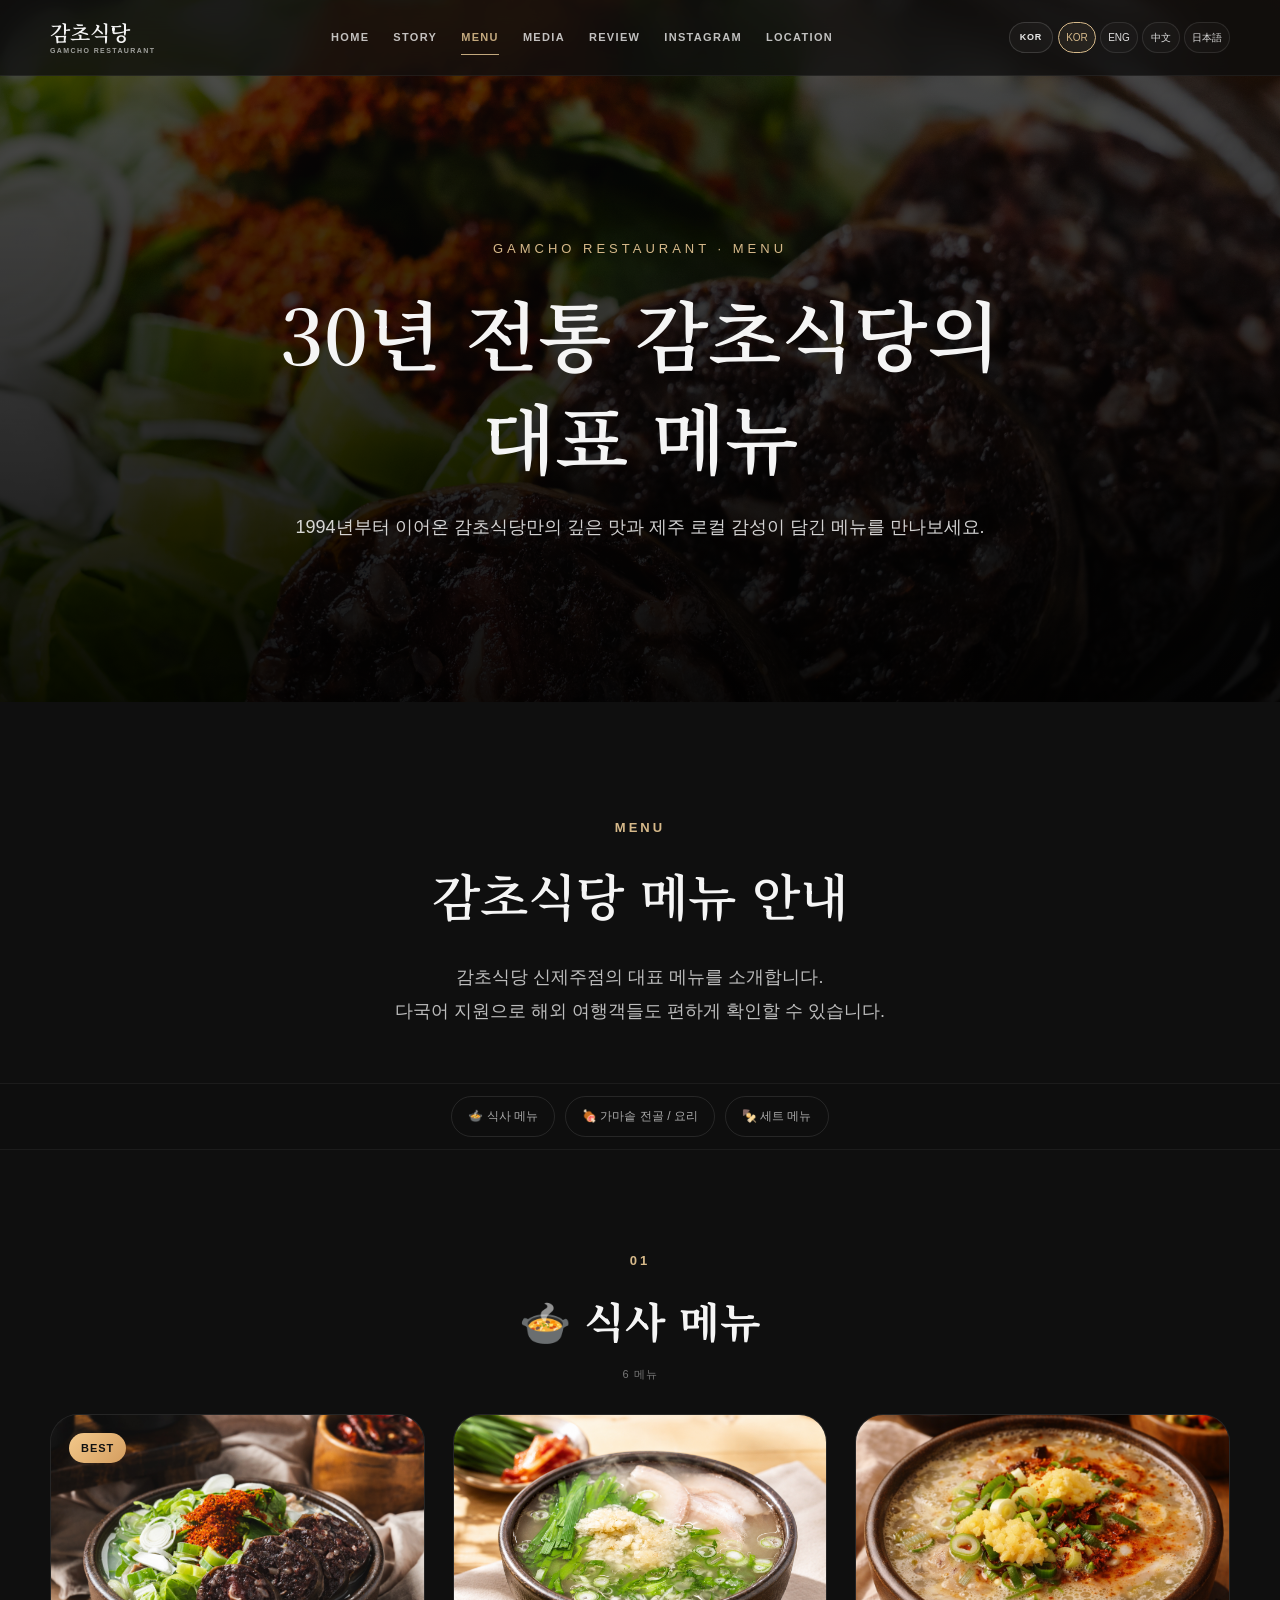
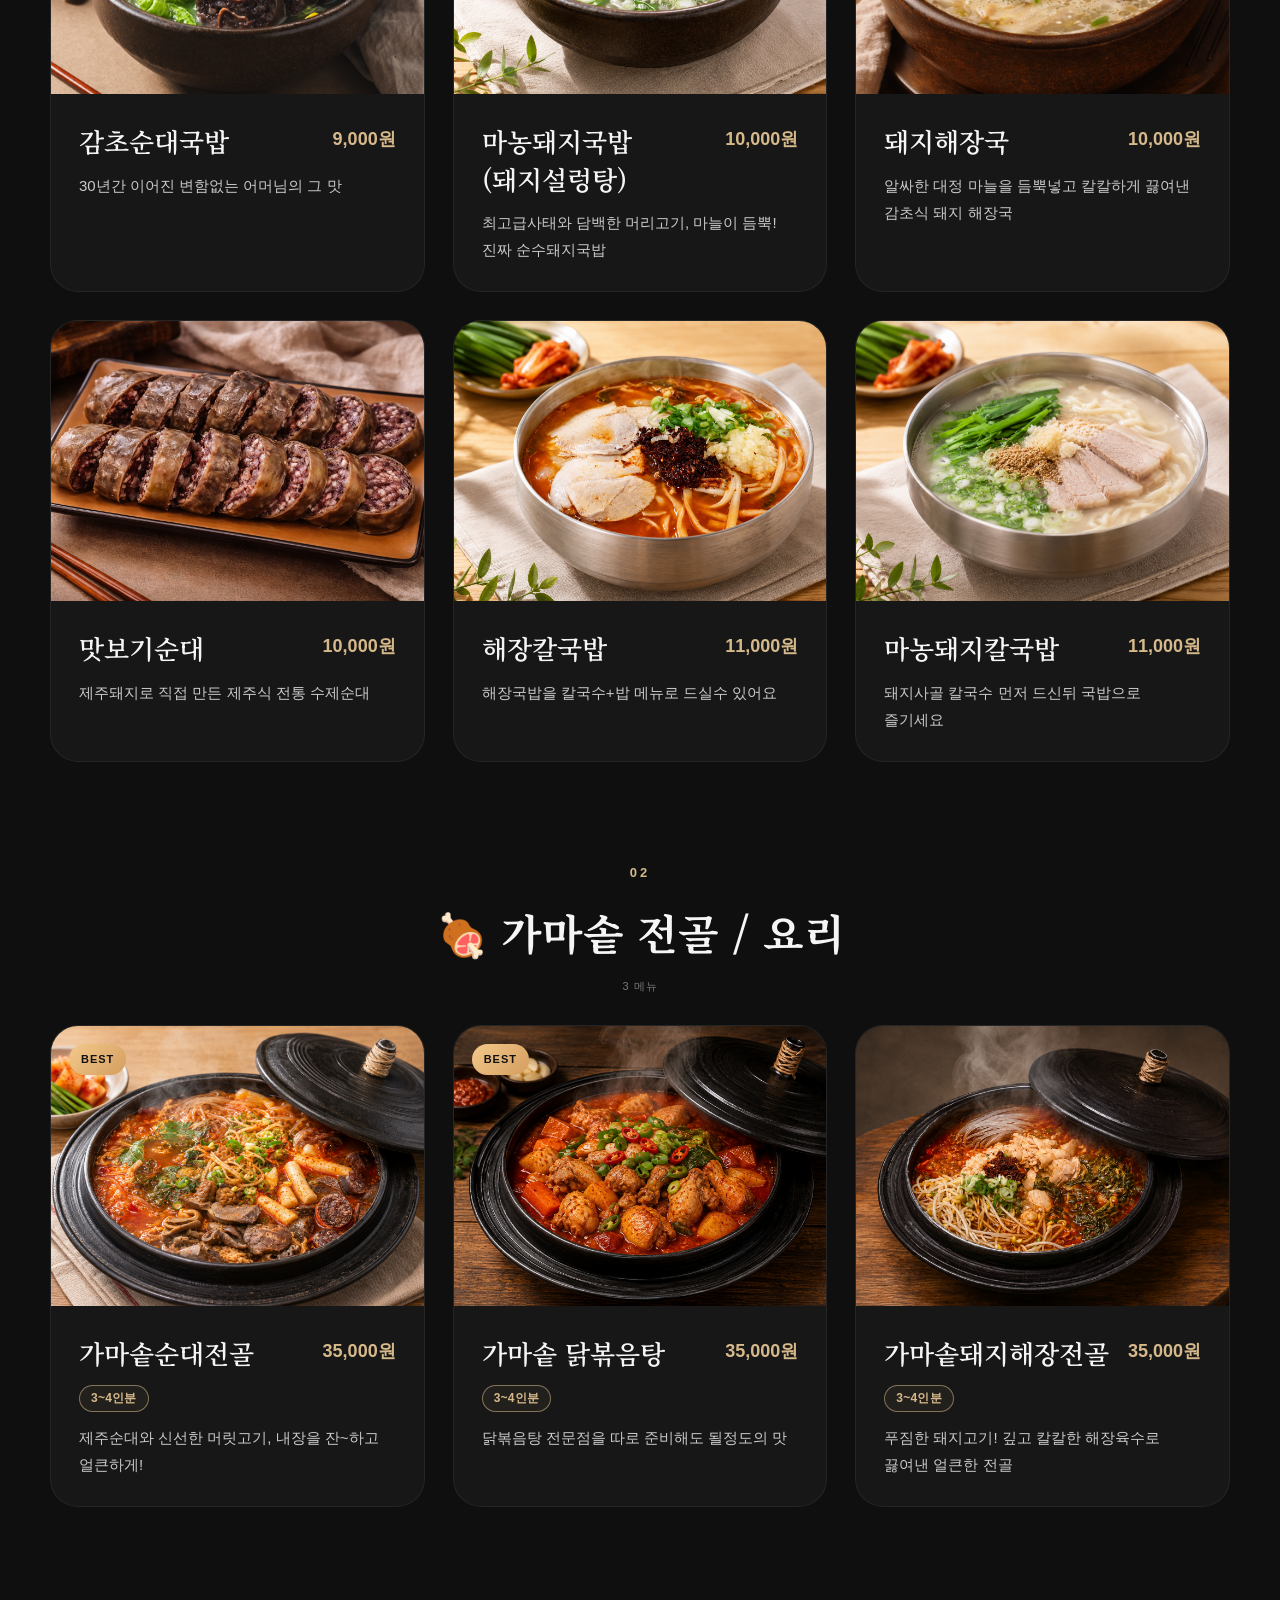
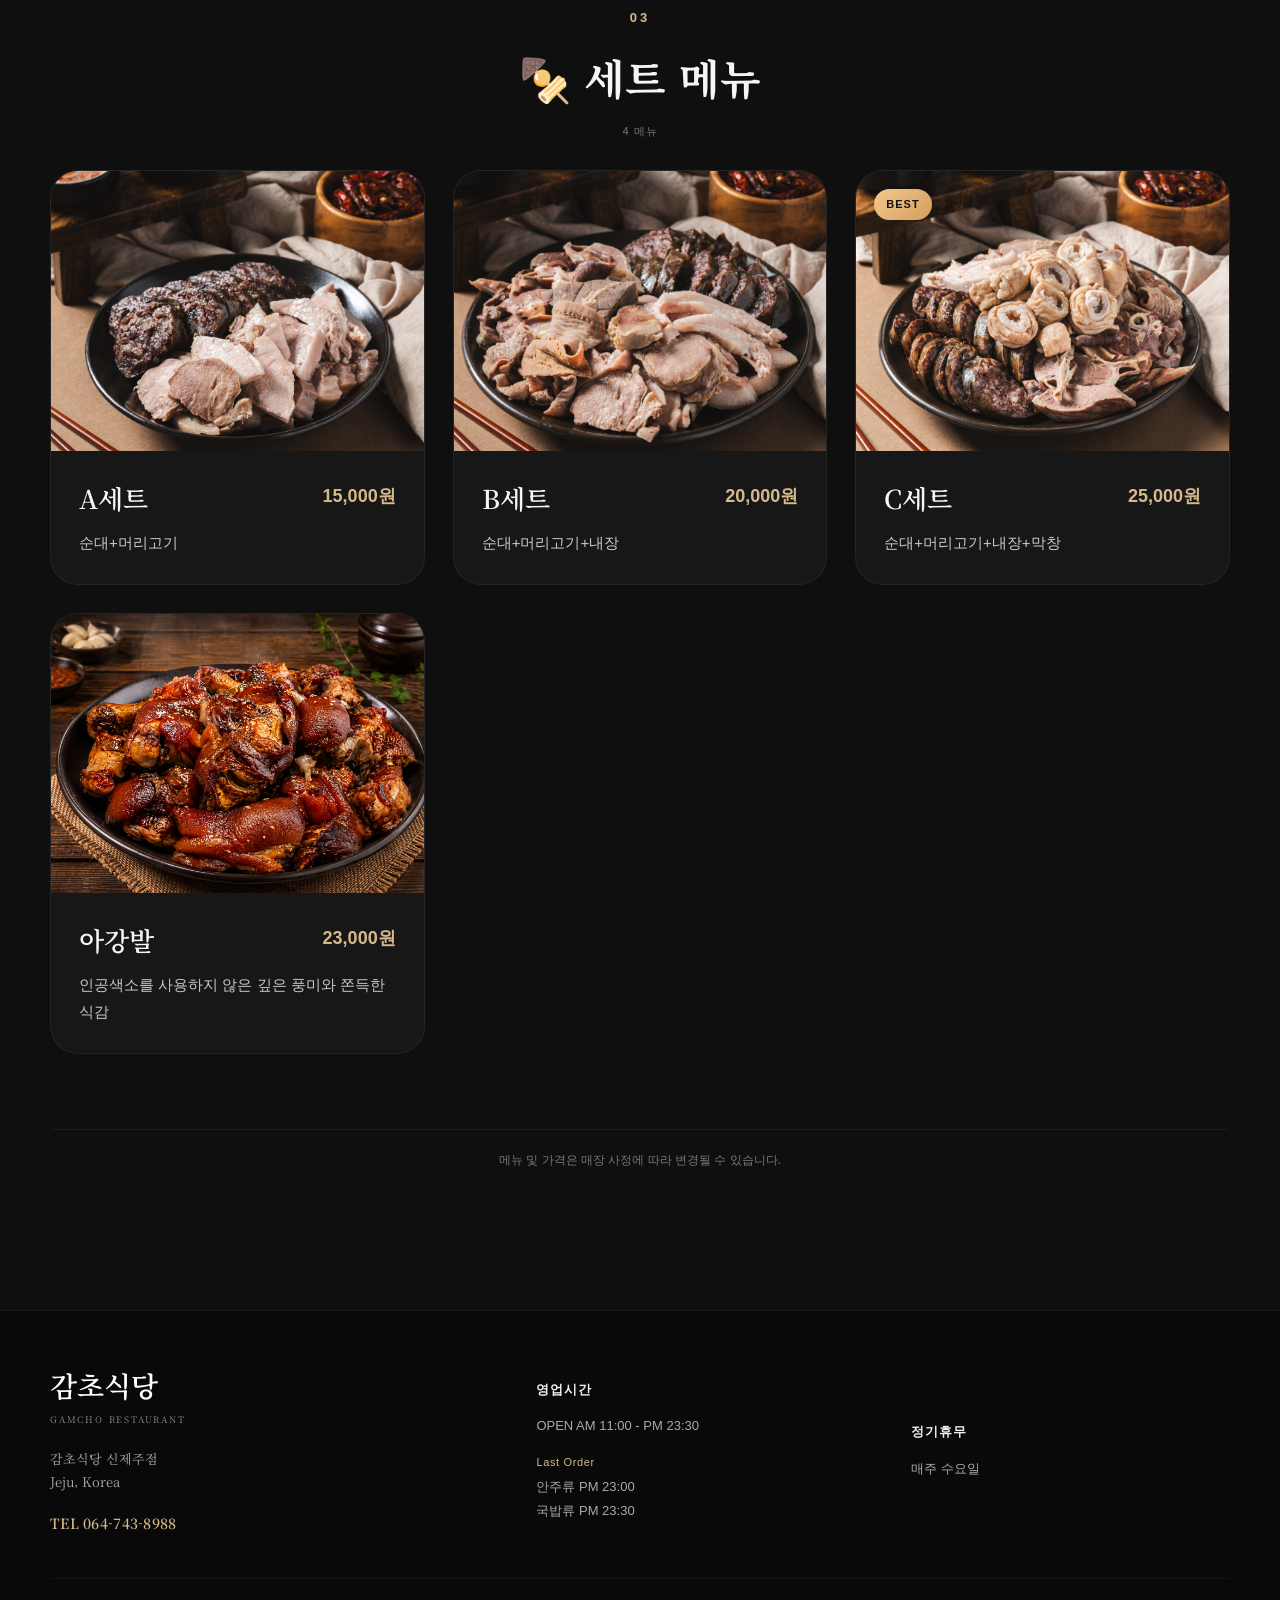
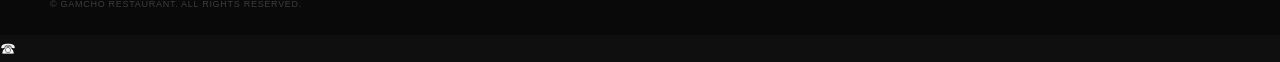
<file: menu.html>
<!DOCTYPE html>

<html lang="ko">
<head>
<meta charset="utf-8"/>
<meta content="width=device-width, initial-scale=1.0, viewport-fit=cover" name="viewport"/>
<title>감초식당 신제주점 | MENU</title>
<meta content="제주에서 30년 전통을 이어온 감초식당 신제주점의 메뉴입니다." name="description"/>

<link href="https://fonts.googleapis.com" rel="preconnect"/>
<link crossorigin="" href="https://fonts.gstatic.com" rel="preconnect"/>
<link href="https://fonts.googleapis.com/css2?family=Noto+Serif+KR:wght@400;500;600;700&family=Pretendard:wght@400;500;600;700&display=swap" rel="stylesheet"/>

<link href="css/style.css" rel="stylesheet"/>
<link href="css/responsive.css" rel="stylesheet"/>

<style>

/* =========================================================
   GAMCHO V2 MENU — CLEAN REBUILD
   ========================================================= */

:root{
  --menu-bg:#0f0f0f;
  --menu-card:#171717;
  --menu-text:#f5f5f5;
  --menu-sub:#bdbdbd;
  --menu-gold:#d6b98a;
  --menu-line:rgba(255,255,255,.06);
}

html,
body{
  background:var(--menu-bg)!important;
  color:var(--menu-text)!important;
}

body{
  overflow-x:hidden;
  word-break:keep-all;
}

/* =========================================================
   HEADER
   ========================================================= */

#header{
  position:fixed;
  top:0;
  left:0;
  width:100%;
  z-index:999;
  background:rgba(15,15,15,.82);
  backdrop-filter:blur(14px);
  -webkit-backdrop-filter:blur(14px);
  border-bottom:1px solid rgba(255,255,255,.05);
}

.menu-v2-nav{
  width:min(1180px,92%);
  margin:auto;
  display:flex;
  justify-content:space-between;
  align-items:center;
  padding:16px 0;
  gap:20px;
}

.menu-v2-logo{
  font-family:'Noto Serif KR',serif;
  font-size:24px;
  font-weight:700;
  white-space:nowrap;
}

.menu-v2-links{
  display:flex;
  gap:24px;
  flex-wrap:wrap;
  justify-content:center;
}

.menu-v2-links a{
  font-size:13px;
  font-weight:600;
  letter-spacing:1px;
  position:relative;
  opacity:.88;
}

.menu-v2-links a::after{
  content:'';
  position:absolute;
  left:0;
  bottom:-6px;
  width:0;
  height:1px;
  background:var(--menu-gold);
  transition:.3s;
}

.menu-v2-links a:hover::after,
.menu-v2-links a.current::after{
  width:100%;
}

.menu-v2-language{
  display:flex;
  gap:6px;
  align-items:center;
  flex-wrap:wrap;
}

.menu-v2-language button{
  border:1px solid rgba(255,255,255,.12);
  background:transparent;
  color:#fff;
  padding:6px 9px;
  border-radius:999px;
  font-size:10px;
  cursor:pointer;
  opacity:.75;
}

.menu-v2-language button.active,
.menu-v2-language button:hover{
  opacity:1;
  border-color:var(--menu-gold);
  color:var(--menu-gold);
}

@media(max-width:1100px){

  .menu-v2-nav{
    flex-wrap:wrap;
    justify-content:center;
  }

  .menu-v2-logo{
    width:100%;
    text-align:center;
  }
}

@media(max-width:768px){

  .menu-v2-nav{
    flex-direction:column;
    gap:12px;
    padding:14px 0;
  }

  .menu-v2-links{
    gap:14px;
  }

  .menu-v2-links a{
    font-size:11px;
  }

  .menu-v2-language{
    justify-content:center;
  }
}

/* =========================================================
   HERO
   ========================================================= */

.menu-hero{
  position:relative;
  height:78svh;
  min-height:650px;
  overflow:hidden;
  display:flex;
  align-items:center;
  justify-content:center;
  text-align:center;
}

.menu-hero-bg{
  position:absolute;
  inset:0;
  background-image:url("images/story/story-food.jpeg");
  background-position:center;
  background-size:cover;
  filter:brightness(.38);
  transform:scale(1.03);
}

.menu-hero-overlay{
  position:absolute;
  inset:0;
  background:linear-gradient(
    to bottom,
    rgba(0,0,0,.12),
    rgba(0,0,0,.80)
  );
}

.menu-hero-content{
  position:relative;
  z-index:2;
  width:min(92%,900px);
  padding-top:80px;
}

.menu-hero-eyebrow{
  font-size:13px;
  letter-spacing:4px;
  color:var(--menu-gold);
  margin-bottom:22px;
}

.menu-hero-title{
  font-family:'Noto Serif KR',serif;
  font-size:clamp(42px,6vw,76px);
  line-height:1.35;
  margin-bottom:24px;
  font-weight:600;
}

.menu-hero-desc{
  font-size:18px;
  color:rgba(255,255,255,.82);
  max-width:760px;
  margin:auto;
  line-height:1.8;
}

/* =========================================================
   INTRO
   ========================================================= */

.menu-intro{
  padding:115px 0 55px;
  text-align:center;
  background:var(--menu-bg);
}

.menu-container{
  width:min(1180px,92%);
  margin:auto;
}

.menu-section-eyebrow{
  font-size:13px;
  letter-spacing:3px;
  color:var(--menu-gold);
  margin-bottom:18px;
  font-weight:600;
}

.menu-intro-title{
  font-family:'Noto Serif KR',serif;
  font-size:clamp(34px,4vw,50px);
  line-height:1.5;
  margin-bottom:28px;
  font-weight:600;
}

.menu-intro-desc{
  font-size:18px;
  color:var(--menu-sub);
  max-width:760px;
  margin:auto;
  line-height:1.9;
}

/* =========================================================
   CATEGORY NAVIGATION
   ========================================================= */

.menu-category-nav{
  position:sticky;
  top:0;
  z-index:100;
  background:rgba(15,15,15,.94);
  border-top:1px solid var(--menu-line);
  border-bottom:1px solid var(--menu-line);
  backdrop-filter:blur(14px);
  -webkit-backdrop-filter:blur(14px);
}

.menu-category-list{
  width:min(1180px,92%);
  margin:auto;
  display:flex;
  justify-content:center;
  gap:10px;
  overflow-x:auto;
  scrollbar-width:none;
  padding:12px 0;
}

.menu-category-list::-webkit-scrollbar{
  display:none;
}

.menu-category-list button{
  flex:0 0 auto;
  padding:9px 16px;
  border:1px solid rgba(255,255,255,.10);
  border-radius:999px;
  background:transparent;
  color:#aaa;
  font-size:12px;
  cursor:pointer;
  transition:.3s;
}

.menu-category-list button.active,
.menu-category-list button:hover{
  color:var(--menu-gold);
  border-color:rgba(214,185,138,.45);
  background:rgba(214,185,138,.05);
}

#menuArea{
  background:var(--menu-bg);
}

.menu-category{
  padding:100px 0 0;
  scroll-margin-top:65px;
}

.menu-category-heading{
  display:flex;
  justify-content:space-between;
  align-items:end;
  gap:20px;
  margin-bottom:30px;
}

.menu-category-title{
  font-family:'Noto Serif KR',serif;
  font-size:clamp(30px,4vw,42px);
  line-height:1.45;
}

.menu-category-count{
  color:#777;
  font-size:11px;
  letter-spacing:1px;
  white-space:nowrap;
}

/* =========================================================
   MENU GRID
   ========================================================= */

.menu-grid{
  display:grid;
  grid-template-columns:repeat(3,1fr);
  gap:28px;
}

.menu-card{
  background:var(--menu-card);
  border-radius:28px;
  overflow:hidden;
  transition:.4s;
  border:1px solid var(--menu-line);
  position:relative;
  cursor:pointer;
}

.menu-card:hover{
  transform:translateY(-8px);
  box-shadow:0 24px 50px rgba(212,175,55,.12);
}

/* =========================================================
   MENU IMAGE
   ========================================================= */

.menu-image{
  overflow:hidden;
  position:relative;
  background:#1b1b1b;
  aspect-ratio:4/3;
}

.menu-image img{
  width:100%;
  height:100%;
  display:block;
  object-fit:cover;
  transition:.5s;
}

.menu-card:hover .menu-image img{
  transform:scale(1.05);
}

/* =========================================================
   가마솥 메뉴 이미지
   ========================================================= */

.menu-image-natural{
  aspect-ratio:4/3;
  height:auto;
  overflow:hidden;
  background:#1b1b1b;
}

.menu-image-natural img{
  width:100%;
  height:100%;
  display:block;
  object-fit:cover;
  object-position:center center;
  transition:.5s;
}

.menu-card:hover .menu-image-natural img{
  transform:scale(1.03);
}

.menu-image-missing{
  height:100%;
  min-height:250px;
  display:flex;
  align-items:center;
  justify-content:center;
  color:#777;
  font-size:11px;
  letter-spacing:.12em;
}

/* =========================================================
   BEST BADGE
   ========================================================= */

.menu-badge{
  position:absolute;
  top:18px;
  left:18px;
  background:linear-gradient(135deg,#f3c98b,#d49d5f);
  color:#111;
  padding:6px 12px;
  font-size:11px;
  border-radius:999px;
  font-weight:700;
  letter-spacing:1px;
  z-index:3;
}

/* =========================================================
   MENU INFO
   ========================================================= */

.menu-info{
  padding:28px;
}

.menu-info-top{
  display:flex;
  justify-content:space-between;
  align-items:flex-start;
  gap:15px;
}

.menu-info h3{
  font-family:'Noto Serif KR',serif;
  font-size:26px;
  line-height:1.45;
  margin:0 0 12px;
}

.menu-info p{
  font-size:15px;
  color:#c9c9c9;
  line-height:1.8;
  margin:0;
}

.menu-price{
  flex:0 0 auto;
  margin-top:2px;
  font-size:18px;
  font-weight:700;
  color:var(--menu-gold);
  white-space:nowrap;
}

/* =========================================================
   ⭐ 인분 표시
   전골 3개 메뉴용
   ========================================================= */

.menu-serving{
  display:inline-flex !important;
  visibility:visible !important;
  opacity:1 !important;
  align-items:center;
  width:fit-content;
  margin:0 0 12px;
  padding:5px 11px;
  border:1px solid rgba(214,185,138,.55);
  border-radius:999px;
  color:var(--menu-gold);
  background:rgba(214,185,138,.06);
  font-size:12px;
  font-weight:700;
  line-height:1.2;
  letter-spacing:.02em;
  box-sizing:border-box;
}

.menu-note{
  width:min(1180px,92%);
  margin:75px auto 120px;
  padding:20px;
  border-top:1px solid var(--menu-line);
  text-align:center;
  color:#777;
  font-size:12px;
}

/* =========================================================
   MODAL
   ========================================================= */

.menu-modal{
  display:none;
  position:fixed;
  inset:0;
  background:rgba(0,0,0,.92);
  z-index:9999;
  align-items:center;
  justify-content:center;
  padding:20px;
}

.menu-modal.open{
  display:flex;
}

.menu-modal-content{
  position:relative;
  text-align:center;
  max-width:1000px;
  width:100%;
}

.menu-modal img{
  max-width:88%;
  max-height:78vh;
  border-radius:24px;
}

.menu-modal p{
  color:#fff;
  margin-top:18px;
  font-size:22px;
  font-family:'Noto Serif KR',serif;
}

.menu-modal-close{
  position:absolute;
  right:2%;
  top:-42px;
  width:38px;
  height:38px;
  border:1px solid rgba(255,255,255,.2);
  border-radius:50%;
  background:#111;
  color:#fff;
  font-size:22px;
  cursor:pointer;
}

/* =========================================================
   TABLET
   ========================================================= */

@media(max-width:1024px){

  .menu-grid{
    grid-template-columns:1fr 1fr;
  }
}

/* =========================================================
   MOBILE
   ========================================================= */

@media(max-width:768px){

  .menu-hero{
    min-height:650px;
    height:72svh;
  }

  .menu-hero-title{
    font-size:42px;
  }

  .menu-hero-desc{
    font-size:15px;
  }

  .menu-intro{
    padding:90px 0 45px;
  }

  .menu-intro-desc{
    font-size:15px;
  }

  .menu-category-list{
    justify-content:flex-start;
    padding:10px 4%;
  }

  .menu-category{
    padding:72px 0 0;
    scroll-margin-top:55px;
  }

  .menu-grid{
    grid-template-columns:1fr;
    gap:20px;
  }

  .menu-info{
    padding:22px 20px 24px;
  }

  .menu-info h3{
    font-size:22px;
  }

  .menu-info p{
    font-size:13px;
  }

  .menu-price{
    font-size:18px;
  }

  .menu-serving{
    font-size:11px;
    padding:5px 10px;
    margin-bottom:10px;
  }

  .menu-note{
    margin:60px auto 80px;
  }

  .menu-image-natural{
    aspect-ratio:4/3;
    height:auto;
    overflow:hidden;
  }

  .menu-image-natural img{
    width:100%;
    height:100%;
    object-fit:cover;
    object-position:center center;
  }
}

</style>

<link href="css/site-common.css" rel="stylesheet"/>

</head>

<body>

<!-- =========================================================
     HEADER
     ========================================================= -->

<header class="site-header" id="header">

  <div class="header-inner">

    <a aria-label="감초식당 홈" class="logo" href="index.html">
      <span class="logo-ko">감초식당</span>
      <span class="logo-en">GAMCHO RESTAURANT</span>
    </a>

    <nav aria-label="주요 메뉴" class="main-nav">

      <a data-i18n="nav.home" href="index.html">HOME</a>

      <a data-i18n="nav.story" href="story.html">STORY</a>

      <a aria-current="page"
         class="active"
         data-i18n="nav.menu"
         href="menu.html">
        MENU
      </a>

      <a data-i18n="nav.media" href="broadcast.html">MEDIA</a>

      <a data-i18n="nav.review" href="review.html">REVIEW</a>

      <a data-i18n="nav.instagram" href="instagram.html">INSTAGRAM</a>

      <a data-i18n="nav.location" href="location.html">LOCATION</a>

    </nav>

    <div aria-label="Language selector" class="media-language">

      <button
        aria-expanded="false"
        class="language-button"
        type="button">
        KOR
      </button>

      <div class="language-menu">

        <button class="active" data-lang="ko" type="button">
          KOR
        </button>

        <button data-lang="en" type="button">
          ENG
        </button>

        <button data-lang="zh" type="button">
          中文
        </button>

        <button data-lang="ja" type="button">
          日本語
        </button>

      </div>

    </div>

    <button
      aria-expanded="false"
      aria-label="메뉴 열기"
      class="mobile-menu-button"
      type="button">

      <span></span>
      <span></span>
      <span></span>

    </button>

  </div>

</header>


<main>

<!-- =========================================================
     HERO
     ========================================================= -->

<section class="menu-hero">

  <div class="menu-hero-bg"></div>

  <div class="menu-hero-overlay"></div>

  <div class="menu-hero-content">

    <p class="menu-hero-eyebrow">
      GAMCHO RESTAURANT · MENU
    </p>

    <h1 class="menu-hero-title" id="heroTitle">
      30년 전통 감초식당의<br/>
      대표 메뉴
    </h1>

    <p class="menu-hero-desc" id="heroDesc">
      1994년부터 이어온 감초식당만의 깊은 맛과 제주 로컬 감성이 담긴 메뉴를 만나보세요.
    </p>

  </div>

</section>


<!-- =========================================================
     INTRO
     ========================================================= -->

<section class="menu-intro">

  <div class="menu-container">

    <p class="menu-section-eyebrow">
      MENU
    </p>

    <h2 class="menu-intro-title" id="introTitle">
      감초식당 메뉴 안내
    </h2>

    <p class="menu-intro-desc" id="introDesc">
      감초식당 신제주점의 대표 메뉴를 소개합니다.<br/>
      다국어 지원으로 해외 여행객들도 편하게 확인할 수 있습니다.
    </p>

  </div>

</section>


<!-- =========================================================
     CATEGORY NAVIGATION
     ========================================================= -->

<nav aria-label="메뉴 카테고리" class="menu-category-nav">

  <div class="menu-category-list" id="categoryList"></div>

</nav>


<!-- =========================================================
     MENU AREA
     ========================================================= -->

<div id="menuArea"></div>


<p class="menu-note" id="menuNote">
  메뉴 및 가격은 매장 사정에 따라 변경될 수 있습니다.
</p>

</main>


<!-- =========================================================
     MODAL
     ========================================================= -->

<div aria-hidden="true" class="menu-modal" id="menuModal">

  <div class="menu-modal-content">

    <button
      aria-label="닫기"
      class="menu-modal-close"
      id="modalClose"
      type="button">
      ×
    </button>

    <img alt="" id="modalImg"/>

    <p id="modalText"></p>

  </div>

</div>


<!-- =========================================================
     FOOTER
     ========================================================= -->

<footer class="site-footer">

  <div class="footer-inner">

    <div class="footer-columns">

      <div class="footer-brand">

        <strong>감초식당</strong>

        <span>GAMCHO RESTAURANT</span>

        <div class="footer-address">

          <p data-i18n="footer.restaurant">
            감초식당 신제주점
          </p>

          <p data-i18n="footer.country">
            Jeju, Korea
          </p>

        </div>

        <a
          class="footer-tel"
          href="tel:0647438988"
          data-i18n="footer.tel">
          TEL 064-743-8988
        </a>

      </div>


      <div class="footer-block footer-hours">

        <h3 data-i18n="footer.hoursTitle">
          영업시간
        </h3>

        <p data-i18n="footer.open">
          OPEN AM 11:00 - PM 23:30
        </p>

        <p class="footer-subtitle" data-i18n="footer.lastOrderTitle">
          Last Order
        </p>

        <p data-i18n="footer.lastOrder">
          안주류 PM 23:00<br>
          국밥류 PM 23:30
        </p>

      </div>


      <div class="footer-block footer-closed">

        <h3 data-i18n="footer.closedTitle">
          정기휴무
        </h3>

        <p data-i18n="footer.closed">
          매주 수요일
        </p>

      </div>

    </div>

    <p class="copyright">
      © GAMCHO RESTAURANT. ALL RIGHTS RESERVED.
    </p>

  </div>

</footer>


<a class="floating-call" href="tel:0647438988">
  ☎
</a>


<!-- =========================================================
     TRANSLATIONS
     ========================================================= -->

<script src="data/translations.js"></script>


<script>

/* =========================================================
   MENU DATA
   현재 menu.html에서 실제 사용하는 데이터
   ========================================================= */

const menuData = [

/* =========================================================
   식사
   ========================================================= */

{
  cat:"meal",
  img:"images/menu/gamcho-sundae-gukbap.jpeg",
  best:true,

  name:{
    ko:"감초순대국밥",
    en:"Sundae Gukbap (Korean Blood Sausage Soup)",
    zh:"米肠汤饭（韩式猪血肠汤）",
    ja:"スンデクッパ"
  },

  desc:{
    ko:"30년간 이어진 변함없는 어머님의 그 맛",
    en:"Traditional Korean sausage soup with rich flavor",
    zh:"30年传承的妈妈味道",
    ja:"30年受け継がれた母の味"
  },

  price:"9,000원"
},


{
  cat:"meal",
  img:"images/menu/pure-pork-gukbap.png",

  name:{
    ko:"마농돼지국밥(돼지설렁탕)",
    en:"Garlic Pork Gukbap (Clear Pork Soup)",
    zh:"蒜香猪肉汤饭（清汤猪肉汤）",
    ja:"にんにく香る豚クッパ（澄んだ豚スープ）"
  },

  desc:{
    ko:"최고급사태와 담백한 머리고기, 마늘이 듬뿍! 진짜 순수돼지국밥",
    en:"Tender premium beef shank-style pork cuts, mild pork head meat, and plenty of garlic in a clean, rich pork broth.",
    zh:"精选猪腿肉、清淡爽口的猪头肉，加入满满大蒜，熬制出纯正浓郁的猪肉清汤。",
    ja:"上質な豚すね肉とあっさりした豚頭肉に、たっぷりのにんにくを加えた、すっきりコクのある本格豚クッパ。"
  },

  price:"10,000원"
},


{
  cat:"meal",
  img:"images/menu/pork-haejangguk.png",

  name:{
    ko:"돼지해장국",
    en:"Spicy Pork Soup",
    zh:"辣猪肉汤",
    ja:"豚スープ"
  },

  desc:{
    ko:"알싸한 대정 마늘을 듬뿍넣고 칼칼하게 끓여낸 감초식 돼지 해장국",
    en:"A hearty and spicy pork soup packed with fragrant Daejeong garlic, perfect for warming you up.",
    zh:"加入济州大静地区香辣大蒜，熬制出的浓郁辛辣猪肉醒酒汤。",
    ja:"済州・大静産の香り豊かなにんにくをたっぷり使い、ピリ辛に仕上げた豚肉ヘジャンクッ。"
  },

  price:"10,000원"
},


{
  cat:"meal",
  img:"images/menu/tasting-sundae.png",

  name:{
    ko:"맛보기순대",
    en:"Sundae",
    zh:"米肠",
    ja:"スンデ"
  },

  desc:{
    ko:"제주돼지로 직접 만든 제주식 전통 수제순대",
    en:"Jeju-Style Handmade Blood Sausage",
    zh:"济州传统手工血肠",
    ja:"済州産 手作りスンデ"
  },

  price:"10,000원"
},


{
  cat:"meal",
  img:"images/menu/haejangnoodle.png",

  name:{
    ko:"해장칼국밥",
    en:"Hangover Kalguksu & Rice",
    zh:"醒酒刀切面汤饭",
    ja:"ヘジャンクッカルグクス＆ご飯"
  },

  desc:{
    ko:"해장국밥을 칼국수+밥 메뉴로 드실수 있어요",
    en:"Enjoy our hearty hangover soup with both handmade-style noodles and rice.",
    zh:"将暖胃醒酒汤与刀切面和米饭一起享用，更加满足的一餐。",
    ja:"ヘジャンクッにカルグクスとご飯を合わせて、満足感たっぷりに楽しめます。"
  },

  price:"11,000원"
},


{
  cat:"meal",
  img:"images/menu/garlic-pork-noodles.png",

  name:{
    ko:"마농돼지칼국밥",
    en:"Garlic Pork Kalguksu & Rice",
    zh:"蒜香猪肉刀切面汤饭",
    ja:"にんにく豚カルグクス＆ご飯"
  },

  desc:{
    ko:"돼지사골 칼국수 먼저 드신뒤 국밥으로 즐기세요",
    en:"Start with chewy noodles in rich pork bone broth, then enjoy the flavorful broth with rice.",
    zh:"先品尝浓郁猪骨汤里的刀切面，再加入米饭享用香浓汤饭。",
    ja:"豚骨の旨みたっぷりのカルグクスを先に楽しみ、その後はご飯を加えてクッパとしてどうぞ。"
  },

  price:"11,000원"
},


/* =========================================================
   가마솥 전골
   ========================================================= */

{
  cat:"hotpot",
  img:"images/menu/sundae-naejang-jeongol.png",
  best:true,

  name:{
    ko:"가마솥순대전골",
    en:"Iron Pot Sundae Hotpot",
    zh:"砂锅米肠火锅",
    ja:"釜炊きスンデ鍋"
  },

  serving:{
    ko:"3~4인분",
    en:"Serves 3–4",
    zh:"3–4人份",
    ja:"3～4人前"
  },

  desc:{
    ko:"제주순대와 신선한 머릿고기, 내장을 잔~하고 얼큰하게!",
    en:"Jeju sundae, tender pork head meat, and fresh offal simmered together in a rich and spicy broth",
    zh:"济州米肠、鲜嫩猪头肉和新鲜内脏一起炖煮，汤汁浓郁香辣。",
    ja:"済州スンデ、やわらかな豚頭肉、新鮮なホルモンを、旨辛スープでじっくり煮込んだ鍋。"
  },

  price:"35,000원"
},


{
  cat:"hotpot",
  img:"images/menu/chiken.png",
  best:true,

  name:{
    ko:"가마솥 닭볶음탕",
    en:"Iron Pot Spicy Braised Chicken",
    zh:"砂锅香辣炖鸡",
    ja:"釜炊きピリ辛鶏煮込み"
  },

  serving:{
    ko:"3~4인분",
    en:"Serves 3–4",
    zh:"3–4人份",
    ja:"3～4人前"
  },

  desc:{
    ko:"닭볶음탕 전문점을 따로 준비해도 될정도의 맛",
    en:"A deeply flavorful spicy braised chicken dish that's good enough to be a specialty on its own.",
    zh:"味道浓郁到足以单独开一家鸡肉炖锅专门店的招牌料理。",
    ja:"専門店を開けるほどの美味しさを誇る、旨辛鶏煮込み。"
  },

  price:"35,000원"
},


{
  cat:"hotpot",
  img:"images/menu/pork-haejang-jeongol.png",

  name:{
    ko:"가마솥돼지해장전골",
    en:"Iron Pot Spicy Pork Hotpot",
    zh:"砂锅香辣猪肉醒酒锅",
    ja:"釜炊きピリ辛豚肉ヘジャンクッ鍋"
  },

  serving:{
    ko:"3~4인분",
    en:"Serves 3–4",
    zh:"3–4人份",
    ja:"3～4人前"
  },

  desc:{
    ko:"푸짐한 돼지고기! 깊고 칼칼한 해장육수로 끓여낸 얼큰한 전골",
    en:"A generous serving of pork simmered in a deep, spicy hangover broth.",
    zh:"满满猪肉加入浓郁辛辣的醒酒汤底炖煮而成，热辣又满足。",
    ja:"たっぷりの豚肉を、コクのあるピリ辛ヘジャンクッスープで煮込んだ、旨辛鍋。"
  },

  price:"35,000원"
},


/* =========================================================
   세트
   ========================================================= */

{
  cat:"set",
  img:"images/menu/set-a.jpeg",

  name:{
    ko:"A세트",
    en:"Set A",
    zh:"A套餐",
    ja:"Aセット"
  },

  desc:{
    ko:"순대+머리고기",
    en:"Blood Sausage + Pork",
    zh:"血肠 + 猪肉",
    ja:"スンデ + 豚肉"
  },

  price:"15,000원"
},


{
  cat:"set",
  img:"images/menu/set-b.jpeg",

  name:{
    ko:"B세트",
    en:"Set B",
    zh:"B套餐",
    ja:"Bセット"
  },

  desc:{
    ko:"순대+머리고기+내장",
    en:"Blood Sausage + Pork + Intestines",
    zh:"血肠 + 猪肉 + 内脏",
    ja:"スンデ + 豚肉 + 内臓"
  },

  price:"20,000원"
},


{
  cat:"set",
  img:"images/menu/set-c.jpeg",
  best:true,

  name:{
    ko:"C세트",
    en:"Set C",
    zh:"C套餐",
    ja:"Cセット"
  },

  desc:{
    ko:"순대+머리고기+내장+막창",
    en:"Blood Sausage + Pork + Intestines + Makchang",
    zh:"血肠 + 猪肉 + 内脏 + 大肠",
    ja:"スンデ + 豚肉 + 内臓 + ホルモン"
  },

  price:"25,000원"
},


{
  cat:"set",
  img:"images/menu/babypig.png",

  name:{
    ko:"아강발",
    en:"Jeju-Style Braised Pig Trotter",
    zh:"济州风味猪蹄",
    ja:"済州風豚足"
  },

  desc:{
    ko:"인공색소를 사용하지 않은 깊은 풍미와 쫀득한 식감",
    en:"Rich natural flavor and a delightfully chewy texture, made without artificial coloring.",
    zh:"不使用人工色素，拥有浓郁自然的风味和Q弹有嚼劲的口感。",
    ja:"人工着色料を使わず、素材本来の深い味わいともちもちした食感を楽しめます。"
  },

  price:"23,000원"
}

];


/* =========================================================
   CATEGORY NAMES
   ========================================================= */

const categoryNames={

  meal:{
    ko:"🍲 식사 메뉴",
    en:"🍲 MEALS",
    zh:"🍲 汤饭与主食",
    ja:"🍲 お食事メニュー"
  },

  hotpot:{
    ko:"🍖 가마솥 전골 / 요리",
    en:"🍖 IRON POT HOTPOT & DISHES",
    zh:"🍖 砂锅火锅 / 料理",
    ja:"🍖 釜炊き鍋・料理"
  },

  set:{
    ko:"🍢 세트 메뉴",
    en:"🍢 SET MENUS",
    zh:"🍢 套餐菜单",
    ja:"🍢 セットメニュー"
  }

};


/* =========================================================
   PAGE TEXT
   ========================================================= */

const pageText={

  ko:{
    heroTitle:"30년 전통 감초식당의<br>대표 메뉴",
    heroDesc:"1994년부터 이어온 감초식당만의 깊은 맛과 제주 로컬 감성이 담긴 메뉴를 만나보세요.",
    introTitle:"감초식당 메뉴 안내",
    introDesc:"감초식당 신제주점의 대표 메뉴를 소개합니다.<br>다국어 지원으로 해외 여행객들도 편하게 확인할 수 있습니다.",
    count:"메뉴",
    note:"메뉴 및 가격은 매장 사정에 따라 변경될 수 있습니다."
  },

  en:{
    heroTitle:"Gamcho Restaurant's<br>Signature Menu",
    heroDesc:"Discover the deep flavors and local Jeju spirit that Gamcho Restaurant has carried on since 1994.",
    introTitle:"Gamcho Restaurant Menu",
    introDesc:"Explore the signature dishes of Gamcho Restaurant Sinjeju.<br>Available in multiple languages for international travelers.",
    count:"ITEMS",
    note:"Menu items and prices are subject to change depending on restaurant circumstances."
  },

  zh:{
    heroTitle:"甘草食堂30年传统<br>招牌菜单",
    heroDesc:"一起品尝自1994年延续至今的甘草食堂深厚味道与济州本地风情。",
    introTitle:"甘草食堂菜单",
    introDesc:"介绍甘草食堂新济州店的招牌菜单。<br>支持多种语言，方便海外游客查看。",
    count:"道菜",
    note:"菜单及价格可能根据餐厅实际情况有所调整。"
  },

  ja:{
    heroTitle:"30年の伝統、甘草食堂の<br>代表メニュー",
    heroDesc:"1994年から受け継がれてきた甘草食堂ならではの深い味わいと済州のローカルな魅力をお楽しみください。",
    introTitle:"甘草食堂 メニュー",
    introDesc:"甘草食堂 新済州店の代表メニューをご紹介します。<br>海外からのお客様にも分かりやすい多言語対応です。",
    count:"品",
    note:"メニュー・価格は店舗の事情により変更される場合があります。"
  }

};


/* =========================================================
   LANGUAGE
   ========================================================= */

let currentLang =
  localStorage.getItem("gamcho-language") || "ko";

const langs=["ko","en","zh","ja"];


/* =========================================================
   ESCAPE
   ========================================================= */

function esc(v){

  return String(v ?? "").replace(
    /[&<>"']/g,
    c => ({
      "&":"&amp;",
      "<":"&lt;",
      ">":"&gt;",
      '"':"&quot;",
      "'":"&#039;"
    }[c])
  );

}


/* =========================================================
   TRANSLATION
   ========================================================= */

function t(v){

  return v?.[currentLang] ?? v?.ko ?? "";

}


/* =========================================================
   IMAGE CHECK
   ========================================================= */

function imgExists(src){

  return new Promise(resolve=>{

    const i=new Image();

    i.onload=()=>resolve(true);

    i.onerror=()=>resolve(false);

    i.src=src;

  });

}


/* =========================================================
   RENDER MENU
   ========================================================= */

async function renderMenu(){

  const area=document.getElementById("menuArea");

  area.innerHTML="";


  for(
    const [index,[cat,catNameData]]
    of Object.entries(categoryNames).entries()
  ){

    const items=menuData.filter(
      m=>m.cat===cat
    );

    const catName =
      catNameData?.[currentLang] ||
      catNameData?.ko ||
      "";


    const section=document.createElement("section");

    section.className="menu-category";

    section.id="menu-cat-"+cat;


    section.innerHTML=`

      <div class="menu-container">

        <div class="menu-category-heading">

          <div>

            <p class="menu-section-eyebrow">
              0${Number(index)+1}
            </p>

            <h2 class="menu-category-title">
              ${esc(catName)}
            </h2>

          </div>

          <span class="menu-category-count">
            ${items.length} ${pageText[currentLang].count}
          </span>

        </div>

        <div class="menu-grid"></div>

      </div>

    `;


    const grid =
      section.querySelector(".menu-grid");


    for(const item of items){

      const card =
        document.createElement("article");


      card.className="menu-card";

      card.tabIndex=0;


      const name=t(item.name);

      const desc=t(item.desc);


      /*
       * =====================================================
       * ⭐ 인분 표시
       *
       * 기존 serving 데이터가 있으면 사용하고,
       * 혹시 데이터가 빠져도 전골 3개는 자동으로
       * 3~4인분을 표시하도록 안전장치 적용
       * =====================================================
       */

      const hotpotServingNames = [
        "가마솥순대전골",
        "가마솥 닭볶음탕",
        "가마솥돼지해장전골"
      ];


      const serving =
        item.serving
          ? t(item.serving)
          : (
              hotpotServingNames.includes(
                item.name?.ko
              )
                ? (
                    currentLang === "en"
                      ? "Serves 3–4"
                      : currentLang === "zh"
                        ? "3–4人份"
                        : currentLang === "ja"
                          ? "3～4人前"
                          : "3~4인분"
                  )
                : ""
            );


      /*
       * 가마솥 순대전골 / 닭볶음탕
       * 이미지 비율 유지
       */

      const naturalImage =
        item.img.includes(
          "sundae-naejang-jeongol"
        ) ||
        item.img.includes(
          "chiken"
        );


      card.innerHTML=`

        ${
          item.best
            ? '<span class="menu-badge">BEST</span>'
            : ''
        }

        <div class="menu-image ${
          naturalImage
            ? 'menu-image-natural'
            : ''
        }">

          <img
            src="${esc(item.img)}"
            alt="${esc(name)}"
            loading="lazy"
          >

          <div
            class="menu-image-missing"
            hidden>
            MENU IMAGE
          </div>

        </div>


        <div class="menu-info">

          <div class="menu-info-top">

            <h3>
              ${esc(name)}
            </h3>

            <span class="menu-price">
              ${esc(item.price)}
            </span>

          </div>


          ${
            serving
              ? `
                <div
                  class="menu-serving"
                  aria-label="${esc(serving)}">
                  ${esc(serving)}
                </div>
              `
              : ''
          }


          <p>
            ${esc(desc)}
          </p>

        </div>

      `;


      const image =
        card.querySelector("img");

      const missing =
        card.querySelector(
          ".menu-image-missing"
        );


      image.addEventListener(
        "error",
        ()=>{

          image.hidden=true;

          missing.hidden=false;

        },
        {once:true}
      );


      const open=()=>{

        if(image.hidden)return;


        document.getElementById(
          "modalImg"
        ).src=image.src;


        document.getElementById(
          "modalImg"
        ).alt=name;


        document.getElementById(
          "modalText"
        ).textContent=name;


        document
          .getElementById("menuModal")
          .classList.add("open");


        document
          .getElementById("menuModal")
          .setAttribute(
            "aria-hidden",
            "false"
          );


        document.body.style.overflow=
          "hidden";

      };


      card.addEventListener(
        "click",
        open
      );


      card.addEventListener(
        "keydown",
        e=>{

          if(
            e.key==="Enter" ||
            e.key===" "
          ){

            e.preventDefault();

            open();

          }

        }
      );


      grid.appendChild(card);

    }


    area.appendChild(section);

  }

}


/* =========================================================
   RENDER CATEGORY
   ========================================================= */

function renderCategories(){

  const list =
    document.getElementById(
      "categoryList"
    );


  list.innerHTML="";


  Object.entries(
    categoryNames
  ).forEach(
    ([cat,nameData])=>{

      const b =
        document.createElement(
          "button"
        );


      b.type="button";


      b.textContent =
        nameData?.[currentLang] ||
        nameData?.ko ||
        "";


      b.addEventListener(
        "click",
        ()=>{

          document
            .getElementById(
              "menu-cat-"+cat
            )
            ?.scrollIntoView({
              behavior:"smooth",
              block:"start"
            });

        }
      );


      list.appendChild(b);

    }
  );

}


/* =========================================================
   APPLY LANGUAGE
   ========================================================= */

function applyLanguage(lang){

  if(!langs.includes(lang)){
    return;
  }


  currentLang=lang;


  /*
   * 공통 헤더 / 푸터 번역
   */

  if(
    typeof translations !== "undefined" &&
    translations[lang]
  ){

    const getValue =
      (object,path)=>
        path.split(".").reduce(
          (current,key)=>
            current &&
            Object.prototype.hasOwnProperty.call(
              current,
              key
            )
              ? current[key]
              : undefined,
          object
        );


    document
      .querySelectorAll("[data-i18n]")
      .forEach(
        element=>{

          const value =
            getValue(
              translations[lang],
              element.dataset.i18n
            );


          if(
            value !== undefined
          ){

            element.innerHTML=value;

          }

        }
      );

  }


  localStorage.setItem(
    "gamcho-language",
    lang
  );


  document.documentElement.lang=
    lang;


  const page =
    pageText[lang];


  document.getElementById(
    "heroTitle"
  ).innerHTML =
    page.heroTitle;


  document.getElementById(
    "heroDesc"
  ).textContent =
    page.heroDesc;


  document.getElementById(
    "introTitle"
  ).textContent =
    page.introTitle;


  document.getElementById(
    "introDesc"
  ).innerHTML =
    page.introDesc;


  document.getElementById(
    "menuNote"
  ).textContent =
    page.note;


  document
    .querySelectorAll("[data-lang]")
    .forEach(
      b=>
        b.classList.toggle(
          "active",
          b.dataset.lang===lang
        )
    );


  const languageButton =
    document.querySelector(
      ".language-button"
    );


  const languageLabels={
    ko:"KOR",
    en:"ENG",
    zh:"中文",
    ja:"日本語"
  };


  if(languageButton){

    languageButton.textContent =
      languageLabels[lang] ||
      "KOR";


    languageButton.setAttribute(
      "aria-expanded",
      "false"
    );

  }


  renderCategories();

  renderMenu();

}


/* =========================================================
   CLOSE MODAL
   ========================================================= */

function closeModal(){

  document
    .getElementById("menuModal")
    .classList.remove("open");


  document
    .getElementById("menuModal")
    .setAttribute(
      "aria-hidden",
      "true"
    );


  document.body.style.overflow="";

}


/* =========================================================
   LANGUAGE BUTTON EVENTS
   ========================================================= */

document
  .querySelectorAll("[data-lang]")
  .forEach(
    b=>
      b.addEventListener(
        "click",
        ()=>{
          applyLanguage(
            b.dataset.lang
          );
        }
      )
  );


/* =========================================================
   MODAL EVENTS
   ========================================================= */

document
  .getElementById("modalClose")
  .addEventListener(
    "click",
    closeModal
  );


document
  .getElementById("menuModal")
  .addEventListener(
    "click",
    e=>{

      if(
        e.target.id==="menuModal"
      ){

        closeModal();

      }

    }
  );


document.addEventListener(
  "keydown",
  e=>{

    if(e.key==="Escape"){

      closeModal();

    }

  }
);


/* =========================================================
   INITIALIZE
   ========================================================= */

applyLanguage(currentLang);

</script>


<script
  defer="True"
  src="js/site-common.js">
</script>

</body>
</html>
</file>
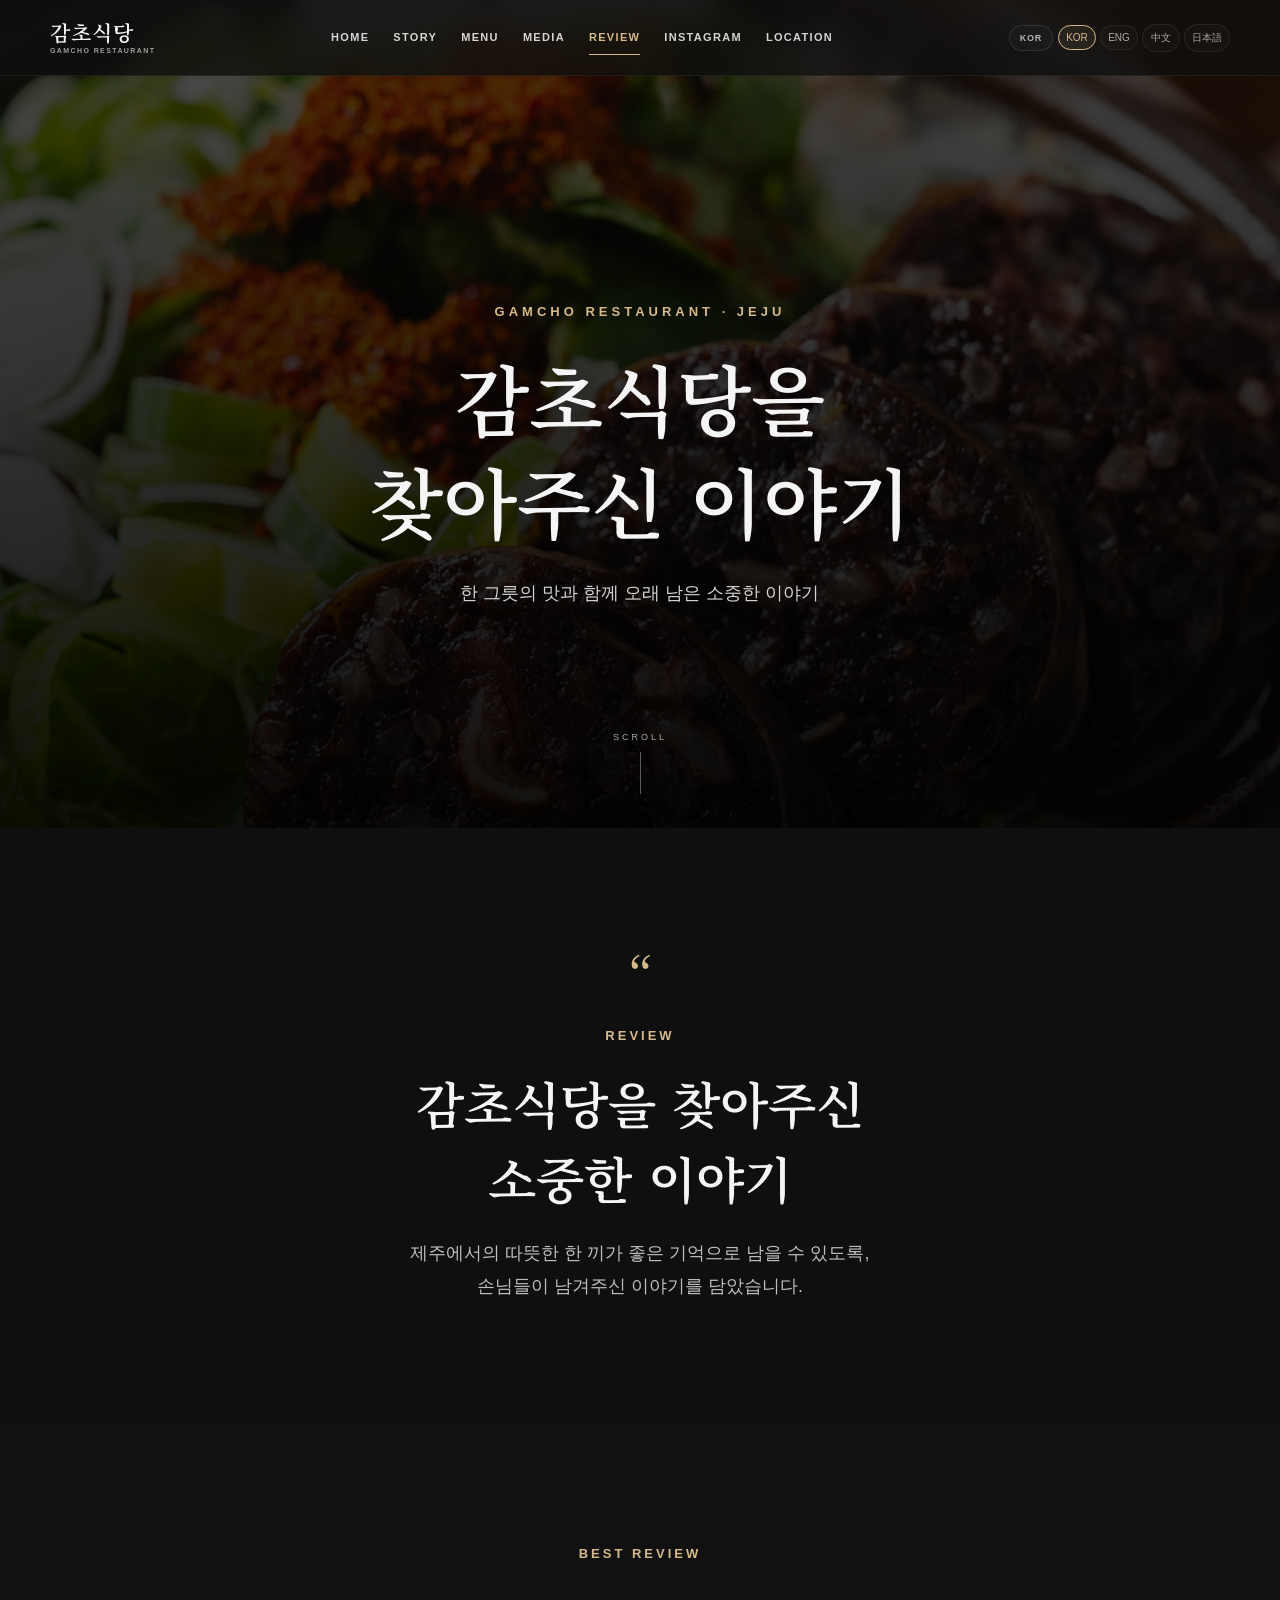
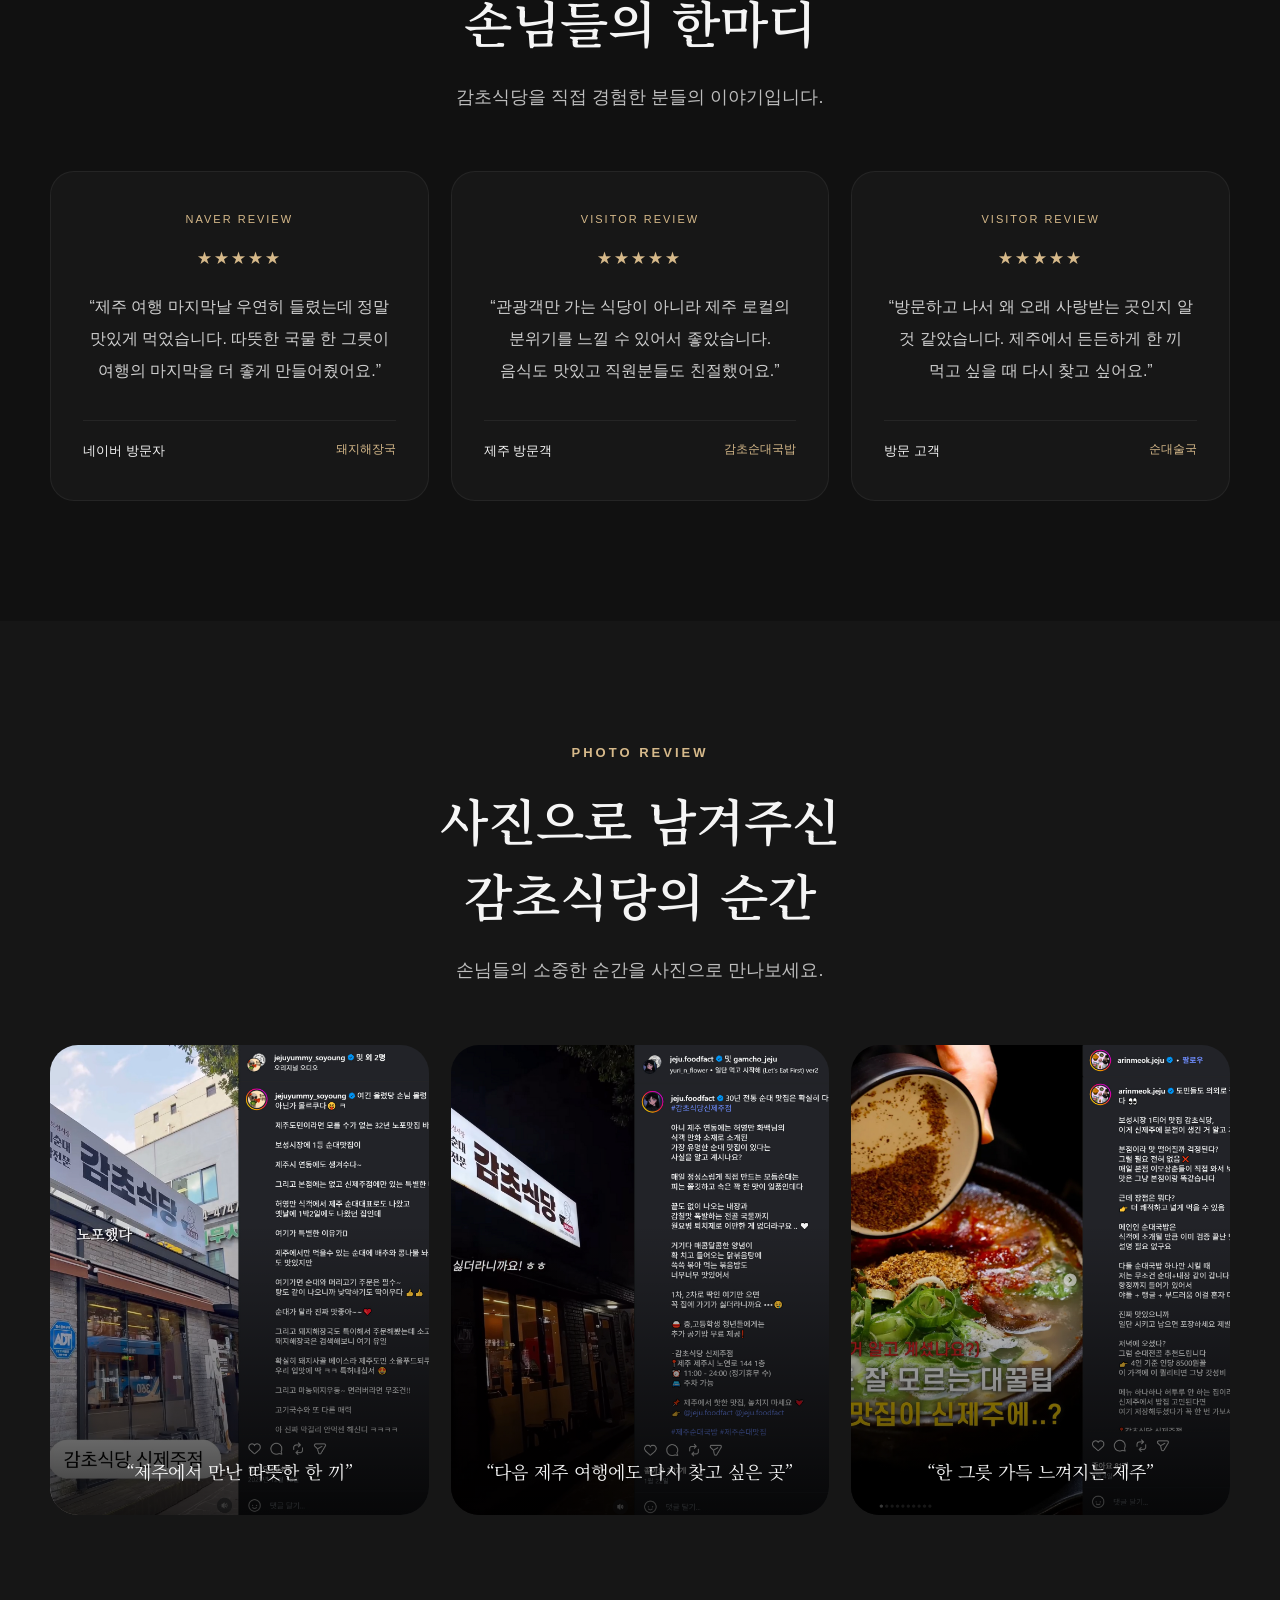
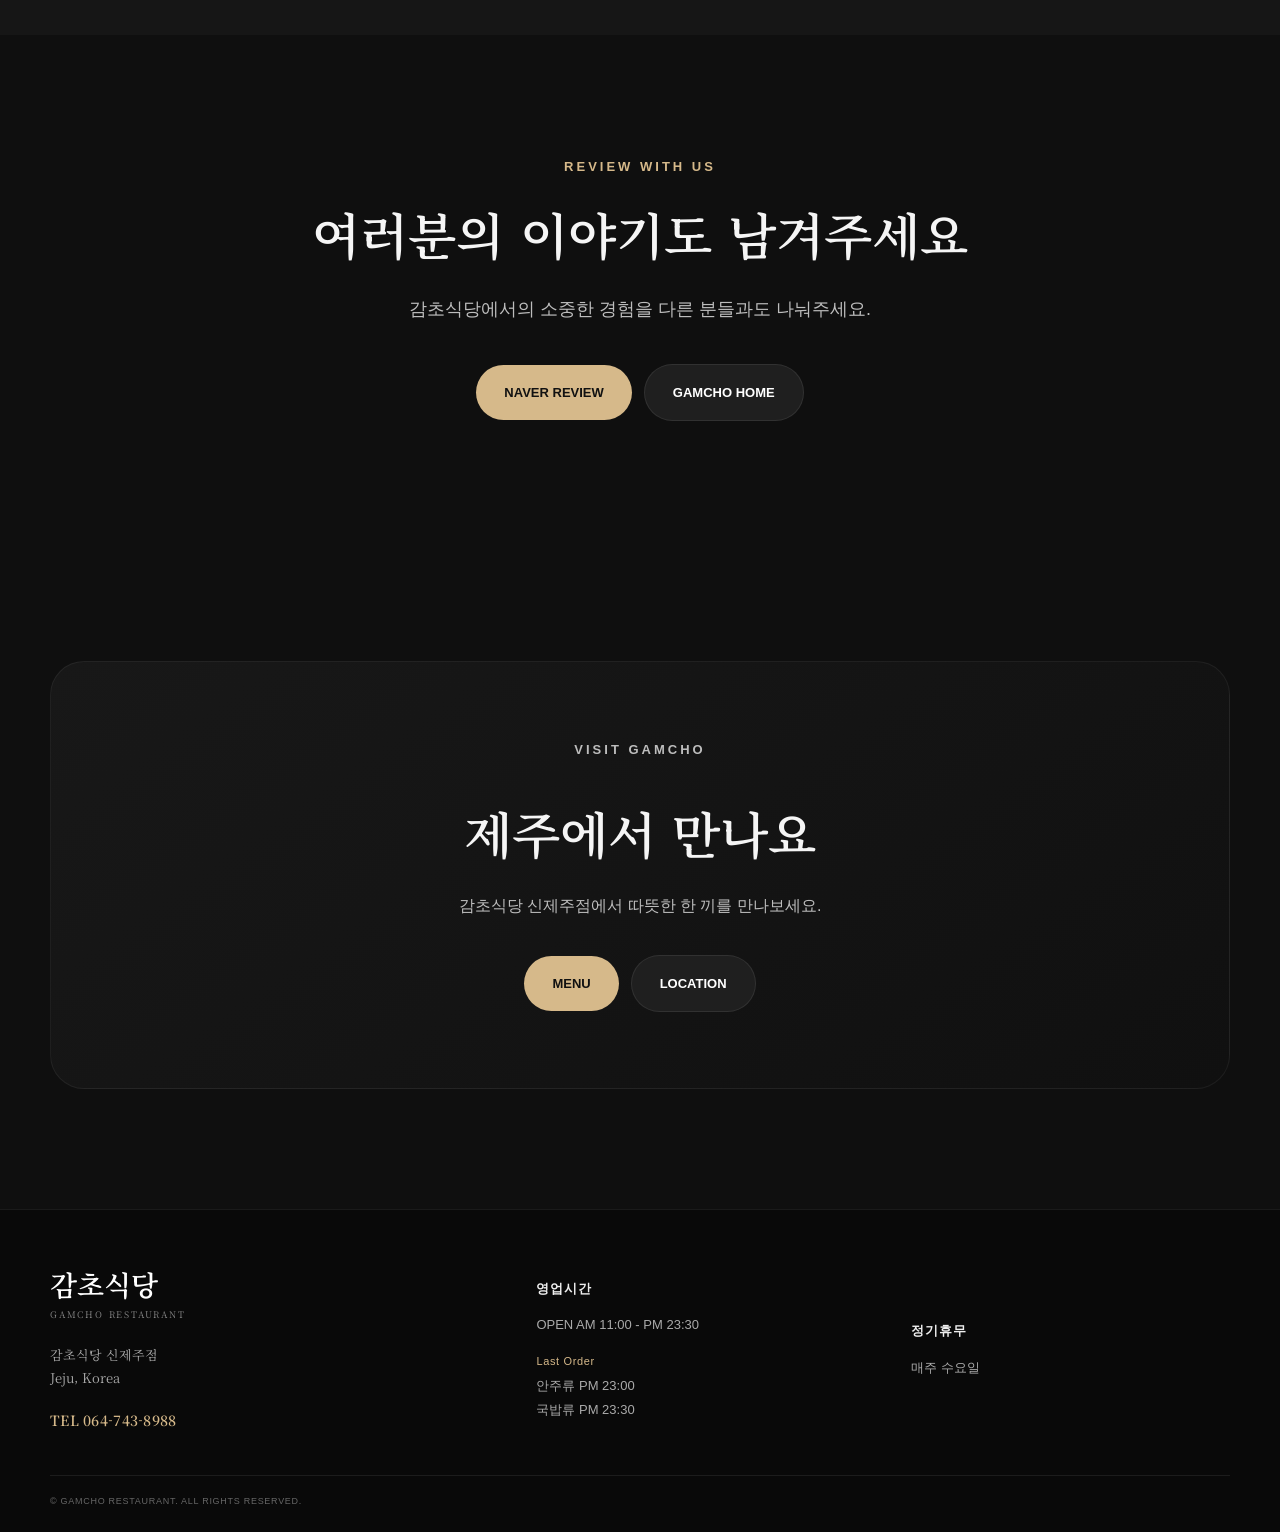
<file: review.html>
<!DOCTYPE html>

<html lang="ko">
<head>
<meta charset="utf-8"/>
<meta content="width=device-width, initial-scale=1.0" name="viewport"/>
<title>감초식당 신제주점 | REVIEW</title>
<meta content="감초식당 신제주점을 찾아주신 분들의 이야기" name="description"/>
<link href="https://fonts.googleapis.com" rel="preconnect"/>
<link crossorigin="" href="https://fonts.gstatic.com" rel="preconnect"/>
<link href="https://fonts.googleapis.com/css2?family=Noto+Serif+KR:wght@400;500;600;700&amp;family=Pretendard:wght@400;500;600;700&amp;display=swap" rel="stylesheet"/>
<style>
:root{
 --bg:#0f0f0f; --card:#171717; --text:#f5f5f5; --sub:#bdbdbd;
 --gold:#d6b98a; --gold-dark:#2a2116; --line:rgba(255,255,255,.06);
}
*{margin:0;padding:0;box-sizing:border-box}
html{scroll-behavior:smooth}
body{background:var(--bg);color:var(--text);font-family:Pretendard,sans-serif;line-height:1.8;overflow-x:hidden}
a{text-decoration:none;color:inherit}
img{display:block;width:100%}
.container,.section-inner{width:min(1180px,92%);margin:auto}

/* HEADER — same visual language as current HOME/MEDIA/STORY */
header{
 position:fixed;top:0;left:0;width:100%;z-index:999;
 background:rgba(15,15,15,.82);backdrop-filter:blur(14px);
 -webkit-backdrop-filter:blur(14px);border-bottom:1px solid rgba(255,255,255,.05);
 transition:.35s;
}
header.scrolled{background:rgba(0,0,0,.96)}
.nav{display:flex;justify-content:space-between;align-items:center;padding:16px 0;gap:20px}
.logo{font-family:'Noto Serif KR',serif;font-size:24px;font-weight:700;letter-spacing:1px}
.menu{display:flex;gap:24px;flex-wrap:wrap;justify-content:center}
.menu a{font-size:13px;font-weight:600;letter-spacing:1px;opacity:.88;position:relative;transition:.3s}
.menu a:hover,.menu a.active{opacity:1}
.menu a::after{content:"";position:absolute;left:0;bottom:-6px;width:0;height:1px;background:var(--gold);transition:.3s}
.menu a:hover::after,.menu a.active::after{width:100%}
.media-language{display:flex;gap:6px;align-items:center;flex-wrap:wrap}
.media-language button{
 border:1px solid rgba(255,255,255,.12);background:transparent;color:#fff;
 padding:6px 9px;border-radius:999px;font-size:10px;cursor:pointer;opacity:.75
}
.media-language button.active,.media-language button:hover{opacity:1;border-color:var(--gold);color:var(--gold)}

/* HERO */
.hero{position:relative;height:92svh;min-height:680px;overflow:hidden}
.hero-bg{position:absolute;inset:0;background:url("images/review/review-main.jpg") center/cover no-repeat;transform:scale(1.03);filter:brightness(.36)}
.hero-overlay{position:absolute;inset:0;background:linear-gradient(to bottom,rgba(0,0,0,.15),rgba(0,0,0,.78))}
.hero-content{
 position:absolute;top:55%;left:50%;transform:translate(-50%,-50%);
 width:min(92%,900px);text-align:center;z-index:2
}
.eyebrow{font-size:13px;letter-spacing:4px;color:var(--gold);margin-bottom:22px;font-weight:600}
.hero h1{font-family:'Noto Serif KR',serif;font-size:clamp(42px,6vw,82px);line-height:1.35;font-weight:600;margin-bottom:24px}
.hero-desc{font-size:18px;color:rgba(255,255,255,.82)}
.hero-scroll{position:absolute;bottom:34px;left:50%;transform:translateX(-50%);display:flex;flex-direction:column;align-items:center;gap:7px;color:#aaa;font-size:9px;letter-spacing:3px}
.scroll-line{width:1px;height:42px;background:rgba(255,255,255,.35)}

/* COMMON */
section{padding:120px 0}
.section-eyebrow{font-size:13px;letter-spacing:3px;color:var(--gold);margin-bottom:18px;font-weight:600}
h2{font-family:'Noto Serif KR',serif;font-size:clamp(34px,4vw,50px);line-height:1.5;font-weight:600;margin-bottom:22px}
.section-desc{font-size:18px;color:var(--sub);max-width:760px}

/* REVIEW INTRO */
.review-intro{text-align:center}
.review-intro .section-desc{margin:auto}
.review-mark{font-family:'Noto Serif KR',serif;color:var(--gold);font-size:54px;line-height:1;margin-bottom:22px}

/* BEST REVIEWS */
.best-review{background:#111}
.review-grid{display:grid;grid-template-columns:repeat(3,1fr);gap:22px;margin-top:58px}
.review-card{
 background:var(--card);border:1px solid var(--line);border-radius:24px;
 padding:38px 32px;min-height:330px;display:flex;flex-direction:column;
 transition:.35s
}
.review-card:hover{transform:translateY(-5px);border-color:rgba(214,185,138,.28)}
.review-source{font-size:11px;letter-spacing:2px;color:var(--gold);margin-bottom:14px}
.stars{color:var(--gold);letter-spacing:2px;font-size:15px;margin-bottom:20px}
.review-text{font-size:16px;color:#d0d0d0;line-height:2;margin-bottom:28px}
.review-meta{margin-top:auto;padding-top:18px;border-top:1px solid var(--line);display:flex;justify-content:space-between;gap:14px}
.review-user{font-size:13px;color:#f5f5f5}
.review-menu{font-size:12px;color:var(--gold);text-align:right}

/* PHOTO */
.photo-review{background:#161616}
.photo-grid{display:grid;grid-template-columns:repeat(3,1fr);gap:22px;margin-top:58px}
.photo-card{height:470px;border-radius:28px;overflow:hidden;position:relative;background:#111}
.photo-card img{height:100%;object-fit:cover;transition:.5s}
.photo-card:hover img{transform:scale(1.04)}
.photo-overlay{position:absolute;inset:0;background:linear-gradient(to top,rgba(0,0,0,.8),transparent 62%);display:flex;align-items:flex-end;padding:28px}
.photo-caption{font-family:'Noto Serif KR',serif;font-size:18px;line-height:1.7}

/* PLATFORM */
.platform{text-align:center}
.platform .section-desc{margin:0 auto 38px}
.buttons{display:flex;justify-content:center;gap:14px;flex-wrap:wrap}
.btn{display:inline-flex;align-items:center;justify-content:center;padding:16px 28px;border-radius:999px;font-size:13px;font-weight:600;transition:.35s}
.btn:hover{transform:translateY(-4px)}
.btn-gold{background:var(--gold);color:#111}
.btn-dark{background:#1f1f1f;border:1px solid rgba(255,255,255,.08);color:#fff}

/* CTA */
.cta{padding:120px 0}
.cta-box{background:linear-gradient(145deg,#181818,#101010);padding:76px 40px;border-radius:34px;border:1px solid var(--line);text-align:center}
.cta-box p{color:#bdbdbd;margin-bottom:34px}

/* FOOTER */
footer{background:#090909;padding:70px 0;margin-top:0;border-top:1px solid rgba(255,255,255,.05)}
.footer-inner{display:flex;justify-content:space-between;gap:40px;flex-wrap:wrap}
.footer-logo{font-family:'Noto Serif KR',serif;font-size:30px;margin-bottom:12px}
.footer-info{font-size:15px;line-height:2;color:#bdbdbd}
.copyright{width:100%;font-size:11px;color:#777;margin-top:15px}

/* MOBILE */
@media(max-width:1024px){
 .nav{flex-wrap:wrap}.review-grid,.photo-grid{grid-template-columns:1fr 1fr}
}
@media(max-width:768px){
 .nav{flex-direction:column;gap:14px;padding:14px 0}
 .menu{gap:14px}.menu a{font-size:11px}
 .media-language{justify-content:center}
 .hero{min-height:680px}.hero h1{font-size:42px}.hero-desc{font-size:15px}
 section{padding:90px 0}
 .review-grid,.photo-grid{grid-template-columns:1fr}
 .review-card{padding:32px 28px;min-height:300px}
 .photo-card{height:390px}
 .cta{padding:90px 0}.cta-box{padding:60px 24px}
 .footer-inner{flex-direction:column}
}
</style>
<link href="css/site-common.css" rel="stylesheet"/></head>
<body>
<header class="site-header" id="header"><div class="header-inner"><a aria-label="감초식당 홈" class="logo" href="index.html"><span class="logo-ko">감초식당</span><span class="logo-en">GAMCHO RESTAURANT</span></a><nav aria-label="주요 메뉴" class="main-nav"><a data-i18n="nav.home" href="index.html">HOME</a><a data-i18n="nav.story" href="story.html">STORY</a><a data-i18n="nav.menu" href="menu.html">MENU</a><a data-i18n="nav.media" href="broadcast.html">MEDIA</a><a aria-current="page" class="active" data-i18n="nav.review" href="review.html">REVIEW</a><a data-i18n="nav.instagram" href="instagram.html">INSTAGRAM</a><a data-i18n="nav.location" href="location.html">LOCATION</a></nav><div aria-label="Language selector" class="media-language"><button aria-expanded="false" class="language-button" type="button">KOR</button><div class="language-menu"><button class="active" data-lang="ko" type="button">KOR</button><button data-lang="en" type="button">ENG</button><button data-lang="zh" type="button">中文</button><button data-lang="ja" type="button">日本語</button></div></div><button aria-expanded="false" aria-label="메뉴 열기" class="mobile-menu-button" type="button"><span></span><span></span><span></span></button></div></header>
<main>
<section class="hero">
<div class="hero-bg"></div><div class="hero-overlay"></div>
<div class="hero-content">
<p class="eyebrow" data-i18n="hero.eyebrow">GAMCHO RESTAURANT · JEJU</p>
<h1 data-i18n="hero.title">감초식당을<br/>찾아주신 이야기</h1>
<p class="hero-desc" data-i18n="hero.description">한 그릇의 맛과 함께 오래 남은 소중한 이야기</p>
</div>
<div class="hero-scroll"><span>SCROLL</span><span class="scroll-line"></span></div>
</section>
<section class="review-intro">
<div class="section-inner">
<div class="review-mark">“</div>
<p class="section-eyebrow" data-i18n="intro.eyebrow">REVIEW</p>
<h2 data-i18n="intro.title">감초식당을 찾아주신<br/>소중한 이야기</h2>
<p class="section-desc" data-i18n="intro.description">제주에서의 따뜻한 한 끼가 좋은 기억으로 남을 수 있도록,<br/>손님들이 남겨주신 이야기를 담았습니다.</p>
</div>
</section>
<section class="best-review">
<div class="section-inner">
<p class="section-eyebrow" data-i18n="best.eyebrow">BEST REVIEW</p>
<h2 data-i18n="best.title">손님들의 한마디</h2>
<p class="section-desc" data-i18n="best.description">감초식당을 직접 경험한 분들의 이야기입니다.</p>
<div class="review-grid">
<article class="review-card">
<div class="review-source">NAVER REVIEW</div>
<div class="stars">★★★★★</div>
<p class="review-text" data-i18n="review.1">“제주 여행 마지막날 우연히 들렸는데 정말 맛있게 먹었습니다. 따뜻한 국물 한 그릇이 여행의 마지막을 더 좋게 만들어줬어요.”</p>
<div class="review-meta"><span class="review-user" data-i18n="review.visitor">네이버 방문자</span><span class="review-menu" data-i18n="review.menu1">돼지해장국</span></div>
</article>
<article class="review-card">
<div class="review-source">VISITOR REVIEW</div>
<div class="stars">★★★★★</div>
<p class="review-text" data-i18n="review.2">“관광객만 가는 식당이 아니라 제주 로컬의 분위기를 느낄 수 있어서 좋았습니다. 음식도 맛있고 직원분들도 친절했어요.”</p>
<div class="review-meta"><span class="review-user" data-i18n="review.guest">제주 방문객</span><span class="review-menu" data-i18n="review.menu2">감초순대국밥</span></div>
</article>
<article class="review-card">
<div class="review-source">VISITOR REVIEW</div>
<div class="stars">★★★★★</div>
<p class="review-text" data-i18n="review.3">“방문하고 나서 왜 오래 사랑받는 곳인지 알 것 같았습니다. 제주에서 든든하게 한 끼 먹고 싶을 때 다시 찾고 싶어요.”</p>
<div class="review-meta"><span class="review-user" data-i18n="review.customer">방문 고객</span><span class="review-menu" data-i18n="review.menu3">순대술국</span></div>
</article>
</div>
</div>
</section>
<section class="photo-review">
<div class="section-inner">
<p class="section-eyebrow" data-i18n="photo.eyebrow">PHOTO REVIEW</p>
<h2 data-i18n="photo.title">사진으로 남겨주신<br/>감초식당의 순간</h2>
<p class="section-desc" data-i18n="photo.description">손님들의 소중한 순간을 사진으로 만나보세요.</p>
<div class="photo-grid">
<article class="photo-card"><img alt="감초식당 방문 후기 사진" src="images/review/review1.jpg"/><div class="photo-overlay"><p class="photo-caption" data-i18n="photo.1">“제주에서 만난 따뜻한 한 끼”</p></div></article>
<article class="photo-card"><img alt="감초식당 음식 후기 사진" src="images/review/review2.jpg"/><div class="photo-overlay"><p class="photo-caption" data-i18n="photo.2">“다음 제주 여행에도 다시 찾고 싶은 곳”</p></div></article>
<article class="photo-card"><img alt="감초식당 방문 사진" src="images/review/review3.jpg"/><div class="photo-overlay"><p class="photo-caption" data-i18n="photo.3">“한 그릇 가득 느껴지는 제주”</p></div></article>
</div>
</div>
</section>
<section class="platform">
<div class="section-inner">
<p class="section-eyebrow" data-i18n="platform.eyebrow">REVIEW WITH US</p>
<h2 data-i18n="platform.title">여러분의 이야기도 남겨주세요</h2>
<p class="section-desc" data-i18n="platform.description">감초식당에서의 소중한 경험을 다른 분들과도 나눠주세요.</p>
<div class="buttons">
<a class="btn btn-gold" data-i18n="platform.naver" href="https://m.place.naver.com/my" rel="noopener noreferrer" target="_blank">NAVER REVIEW</a>
<a class="btn btn-dark" data-i18n="platform.home" href="index.html">GAMCHO HOME</a>
</div>
</div>
</section>
<section class="cta">
<div class="section-inner">
<div class="cta-box">
<p class="section-eyebrow" data-i18n="cta.eyebrow">VISIT GAMCHO</p>
<h2 data-i18n="cta.title">제주에서 만나요</h2>
<p data-i18n="cta.description">감초식당 신제주점에서 따뜻한 한 끼를 만나보세요.</p>
<div class="buttons">
<a class="btn btn-gold" data-i18n="cta.menu" href="menu.html">MENU</a>
<a class="btn btn-dark" data-i18n="cta.location" href="location.html">LOCATION</a>
</div>
</div>
</div>
</section>
</main>
<footer class="site-footer">
  <div class="footer-inner">
    <div class="footer-columns">
      <div class="footer-brand">
        <strong>감초식당</strong>
        <span>GAMCHO RESTAURANT</span>
        <div class="footer-address">
          <p data-i18n="footer.restaurant">감초식당 신제주점</p>
          <p data-i18n="footer.country">Jeju, Korea</p>
        </div>
        <a class="footer-tel" href="tel:0647438988" data-i18n="footer.tel">TEL 064-743-8988</a>
      </div>

      <div class="footer-block footer-hours">
        <h3 data-i18n="footer.hoursTitle">영업시간</h3>
        <p data-i18n="footer.open">OPEN AM 11:00 - PM 23:30</p>
        <p class="footer-subtitle" data-i18n="footer.lastOrderTitle">Last Order</p>
        <p data-i18n="footer.lastOrder">안주류 PM 23:00<br>국밥류 PM 23:30</p>
      </div>

      <div class="footer-block footer-closed">
        <h3 data-i18n="footer.closedTitle">정기휴무</h3>
        <p data-i18n="footer.closed">매주 수요일</p>
      </div>
    </div>

    <p class="copyright">© GAMCHO RESTAURANT. ALL RIGHTS RESERVED.</p>
  </div>
</footer>
<script>
const translations={
ko:{
"hero.eyebrow":"GAMCHO RESTAURANT · JEJU","hero.title":"감초식당을<br>찾아주신 이야기","hero.description":"한 그릇의 맛과 함께 오래 남은 소중한 이야기",
"intro.eyebrow":"REVIEW","intro.title":"감초식당을 찾아주신<br>소중한 이야기","intro.description":"제주에서의 따뜻한 한 끼가 좋은 기억으로 남을 수 있도록,<br>손님들이 남겨주신 이야기를 담았습니다.",
"best.eyebrow":"BEST REVIEW","best.title":"손님들의 한마디","best.description":"감초식당을 직접 경험한 분들의 이야기입니다.",
"review.1":"“제주 여행 마지막날 우연히 들렸는데 정말 맛있게 먹었습니다. 따뜻한 국물 한 그릇이 여행의 마지막을 더 좋게 만들어줬어요.”","review.2":"“관광객만 가는 식당이 아니라 제주 로컬의 분위기를 느낄 수 있어서 좋았습니다. 음식도 맛있고 직원분들도 친절했어요.”","review.3":"“방문하고 나서 왜 오래 사랑받는 곳인지 알 것 같았습니다. 제주에서 든든하게 한 끼 먹고 싶을 때 다시 찾고 싶어요.”","review.visitor":"네이버 방문자","review.guest":"제주 방문객","review.customer":"방문 고객","review.menu1":"돼지해장국","review.menu2":"감초순대국밥","review.menu3":"순대술국",
"photo.eyebrow":"PHOTO REVIEW","photo.title":"사진으로 남겨주신<br>감초식당의 순간","photo.description":"손님들의 소중한 순간을 사진으로 만나보세요.","photo.1":"“제주에서 만난 따뜻한 한 끼”","photo.2":"“다음 제주 여행에도 다시 찾고 싶은 곳”","photo.3":"“한 그릇 가득 느껴지는 제주”",
"platform.eyebrow":"REVIEW WITH US","platform.title":"여러분의 이야기도 남겨주세요","platform.description":"감초식당에서의 소중한 경험을 다른 분들과도 나눠주세요.","platform.naver":"NAVER REVIEW","platform.home":"GAMCHO HOME",
"cta.eyebrow":"VISIT GAMCHO","cta.title":"제주에서 만나요","cta.description":"감초식당 신제주점에서 따뜻한 한 끼를 만나보세요.","cta.menu":"MENU","cta.location":"LOCATION","footer.restaurant":"감초식당 신제주점","footer.country":"Jeju, Korea"
},
en:{
"hero.eyebrow":"GAMCHO RESTAURANT · JEJU","hero.title":"Stories<br>from Our Guests","hero.description":"Warm memories that remain long after the last bowl",
"intro.eyebrow":"REVIEW","intro.title":"Stories from<br>Our Guests","intro.description":"A warm meal in Jeju can become a lasting memory.<br>Here are the stories shared by our guests.",
"best.eyebrow":"BEST REVIEW","best.title":"Words from Our Guests","best.description":"Stories from people who experienced Gamcho Restaurant.",
"review.1":"“We stopped by on the last day of our Jeju trip and had such a comforting meal. That warm bowl made the final day even better.”","review.2":"“It felt like a true local Jeju restaurant, not just a tourist spot. The food was delicious and everyone was kind.”","review.3":"“Now I understand why this place has been loved for so long. I would definitely come back for a hearty meal in Jeju.”","review.visitor":"Naver Visitor","review.guest":"Jeju Visitor","review.customer":"Guest","review.menu1":"Pork Hangover Soup","review.menu2":"Sundae Gukbap","review.menu3":"Sundae Soup",
"photo.eyebrow":"PHOTO REVIEW","photo.title":"Moments<br>Shared by Our Guests","photo.description":"Take a look at the moments our guests captured.","photo.1":"“A warm meal in Jeju”","photo.2":"“A place to return to on our next Jeju trip”","photo.3":"“A bowl full of Jeju”",
"platform.eyebrow":"REVIEW WITH US","platform.title":"Share Your Story","platform.description":"Share your experience at Gamcho Restaurant with fellow travelers.","platform.naver":"NAVER REVIEW","platform.home":"GAMCHO HOME",
"cta.eyebrow":"VISIT GAMCHO","cta.title":"See You in Jeju","cta.description":"Enjoy a warm meal at Gamcho Restaurant, Sinjeju.","cta.menu":"MENU","cta.location":"LOCATION"
},
zh:{
"hero.eyebrow":"GAMCHO RESTAURANT · JEJU","hero.title":"来自客人们的<br>温暖故事","hero.description":"一碗美味之后，依然留在心里的温暖回忆",
"intro.eyebrow":"顾客评价","intro.title":"客人们留下的<br>珍贵故事","intro.description":"济州的一顿温暖饭菜，也可以成为旅途中长久的回忆。<br>这里记录着客人们分享的故事。",
"best.eyebrow":"精选评价","best.title":"客人们的一句话","best.description":"来自亲自体验甘草餐厅的客人们。",
"review.1":"“济州旅行最后一天偶然来到这里，吃得非常满足。一碗热汤让旅程的最后一天更加美好。”","review.2":"“这里很有真正济州当地餐厅的感觉，不只是游客餐厅。食物很好吃，工作人员也很亲切。”","review.3":"“终于明白为什么这家店一直受到喜爱。下次来济州，还想再来吃一顿暖暖的饭。”","review.visitor":"Naver 访客","review.guest":"济州游客","review.customer":"到访客人","review.menu1":"济州猪肉醒酒汤","review.menu2":"血肠汤饭","review.menu3":"血肠汤",
"photo.eyebrow":"照片评价","photo.title":"客人留下的<br>美好瞬间","photo.description":"一起看看客人记录下来的珍贵瞬间。","photo.1":"“在济州遇见的温暖一餐”","photo.2":"“下次来济州还想再来的地方”","photo.3":"“一碗满满的济州味道”",
"platform.eyebrow":"与我们分享评价","platform.title":"也留下您的故事吧","platform.description":"欢迎分享您在甘草餐厅的美好体验。","platform.naver":"NAVER 评价","platform.home":"甘草餐厅首页",
"cta.eyebrow":"到访甘草餐厅","cta.title":"在济州与您相见","cta.description":"欢迎来到甘草餐厅新济州店，享受温暖的一餐。","cta.menu":"菜单","cta.location":"位置"
},
ja:{
"hero.eyebrow":"GAMCHO RESTAURANT · JEJU","hero.title":"お客様からいただいた<br>温かな物語","hero.description":"一杯の味とともに、いつまでも心に残る思い出",
"intro.eyebrow":"レビュー","intro.title":"お客様からいただいた<br>大切な物語","intro.description":"済州での温かな一食が、旅の素敵な思い出になりますように。<br>お客様からいただいた声をご紹介します。",
"best.eyebrow":"おすすめレビュー","best.title":"お客様のひとこと","best.description":"甘草食堂を訪れたお客様からいただいた声です。",
"review.1":"「済州旅行の最終日に偶然立ち寄りましたが、とても美味しくいただきました。温かいスープが旅の最後をさらに素敵にしてくれました。」","review.2":"「観光客向けだけのお店ではなく、済州のローカルな雰囲気を感じられて良かったです。料理も美味しく、スタッフも親切でした。」","review.3":"「長く愛されている理由が分かりました。済州でしっかり食事をしたい時に、また訪れたいです。」","review.visitor":"Naver 訪問者","review.guest":"済州旅行者","review.customer":"お客様","review.menu1":"豚肉ヘジャンクク","review.menu2":"スンデクッパ","review.menu3":"スンデスープ",
"photo.eyebrow":"PHOTO REVIEW","photo.title":"お客様が残してくれた<br>甘草食堂のひととき","photo.description":"お客様が撮影した大切な瞬間をご覧ください。","photo.1":"「済州で出会った温かな一食」","photo.2":"「次の済州旅行でもまた訪れたい場所」","photo.3":"「一杯に詰まった済州の味」",
"platform.eyebrow":"REVIEW WITH US","platform.title":"あなたの物語も聞かせてください","platform.description":"甘草食堂での素敵な思い出を、ぜひシェアしてください。","platform.naver":"NAVER レビュー","platform.home":"甘草食堂 HOME",
"cta.eyebrow":"VISIT GAMCHO","cta.title":"済州でお会いしましょう","cta.description":"甘草食堂 新済州店で、温かな一食をお楽しみください。","cta.menu":"メニュー","cta.location":"LOCATION"
}
};
function applyLanguage(lang){
 const t=translations[lang]||translations.ko;
 document.querySelectorAll("[data-i18n]").forEach(el=>{
  const k=el.dataset.i18n;if(t[k]!==undefined)el.innerHTML=t[k];
 });
 document.querySelectorAll(".media-language button").forEach(b=>b.classList.toggle("active",b.dataset.lang===lang));
 document.documentElement.lang=lang==="zh"?"zh-CN":lang;
 try{localStorage.setItem("gamcho-language",lang)}catch(e){}
}
document.querySelectorAll(".media-language button").forEach(b=>b.addEventListener("click",()=>applyLanguage(b.dataset.lang)));
let saved="ko";try{saved=localStorage.getItem("gamcho-language")||"ko"}catch(e){}
applyLanguage(saved);

window.addEventListener("scroll",()=>{
 const h=document.getElementById("header");if(h)h.classList.toggle("scrolled",window.scrollY>30);
});
</script>
<script defer="True" src="js/site-common.js"></script><script src="data/translations.js"></script><script src="data/menu-data.js"></script><script src="data/page-translations.js"></script><script src="js/main.js"></script></body>
</html>
</file>
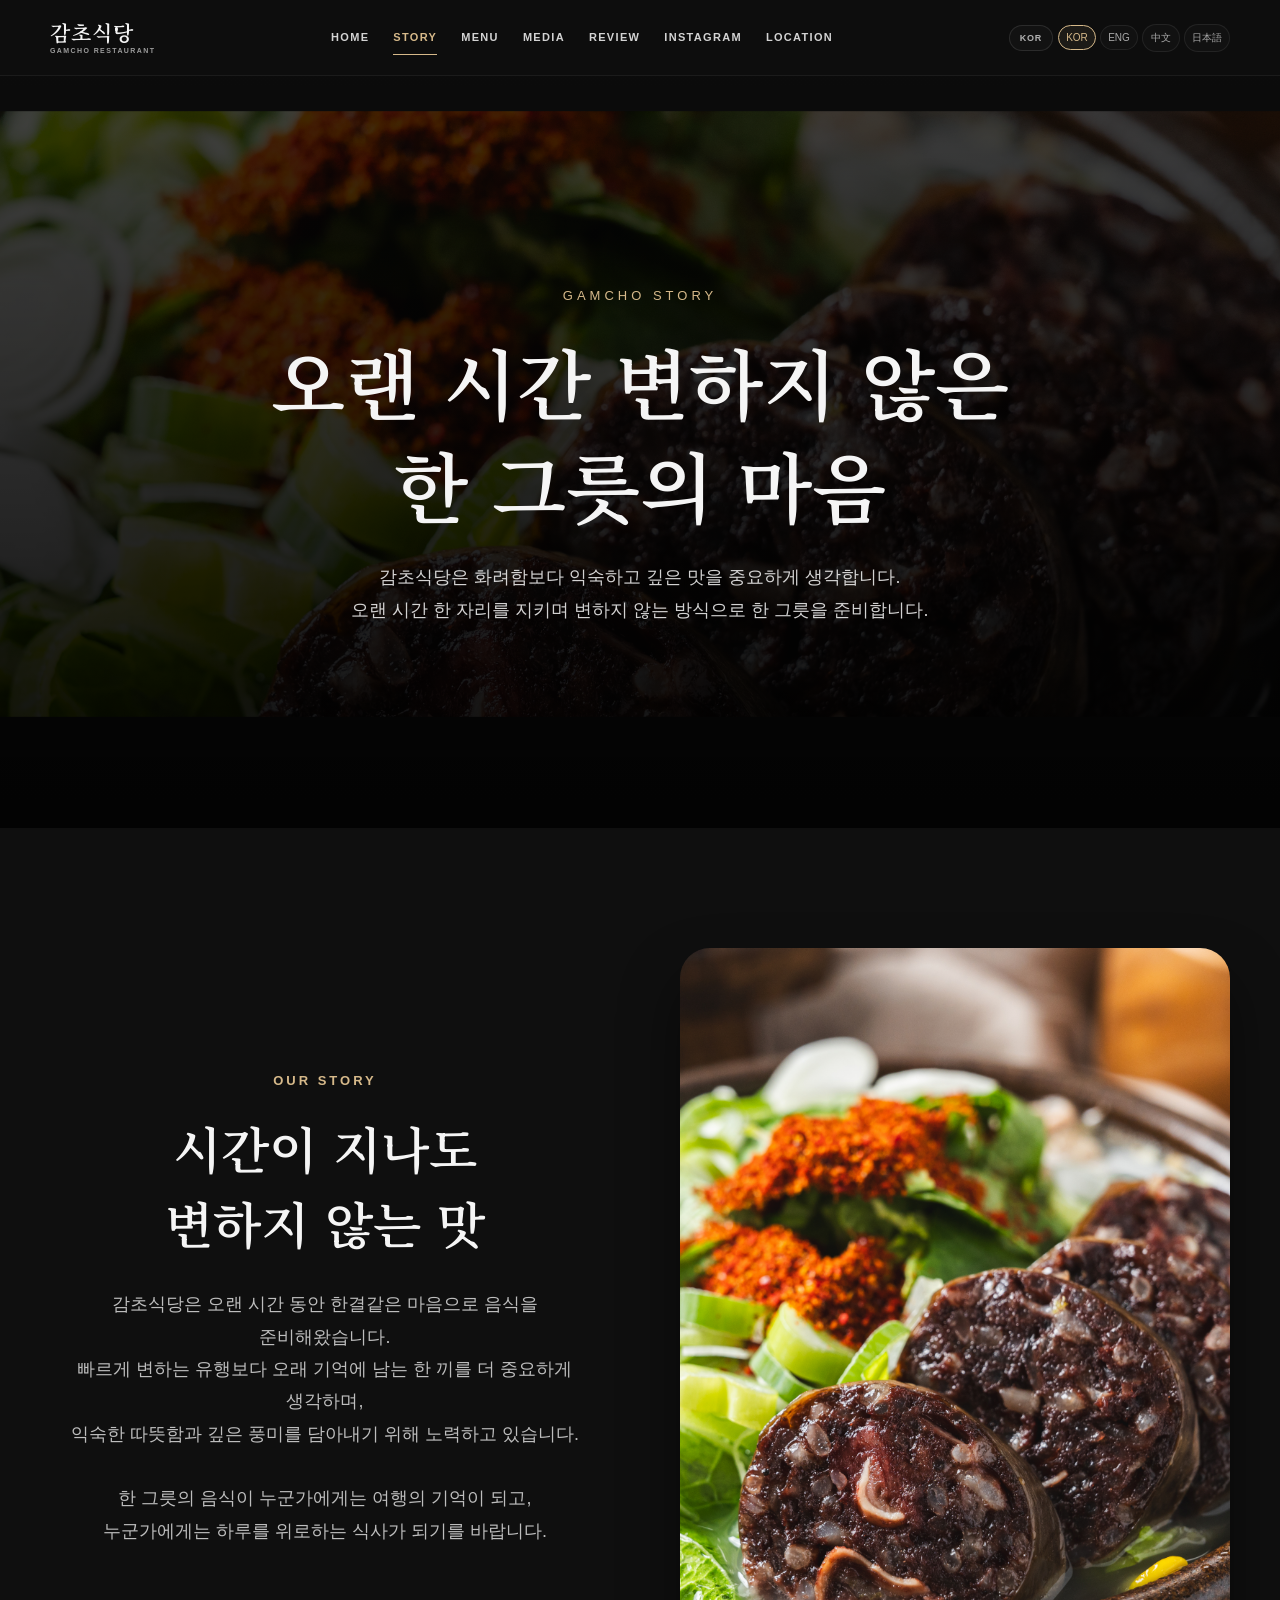
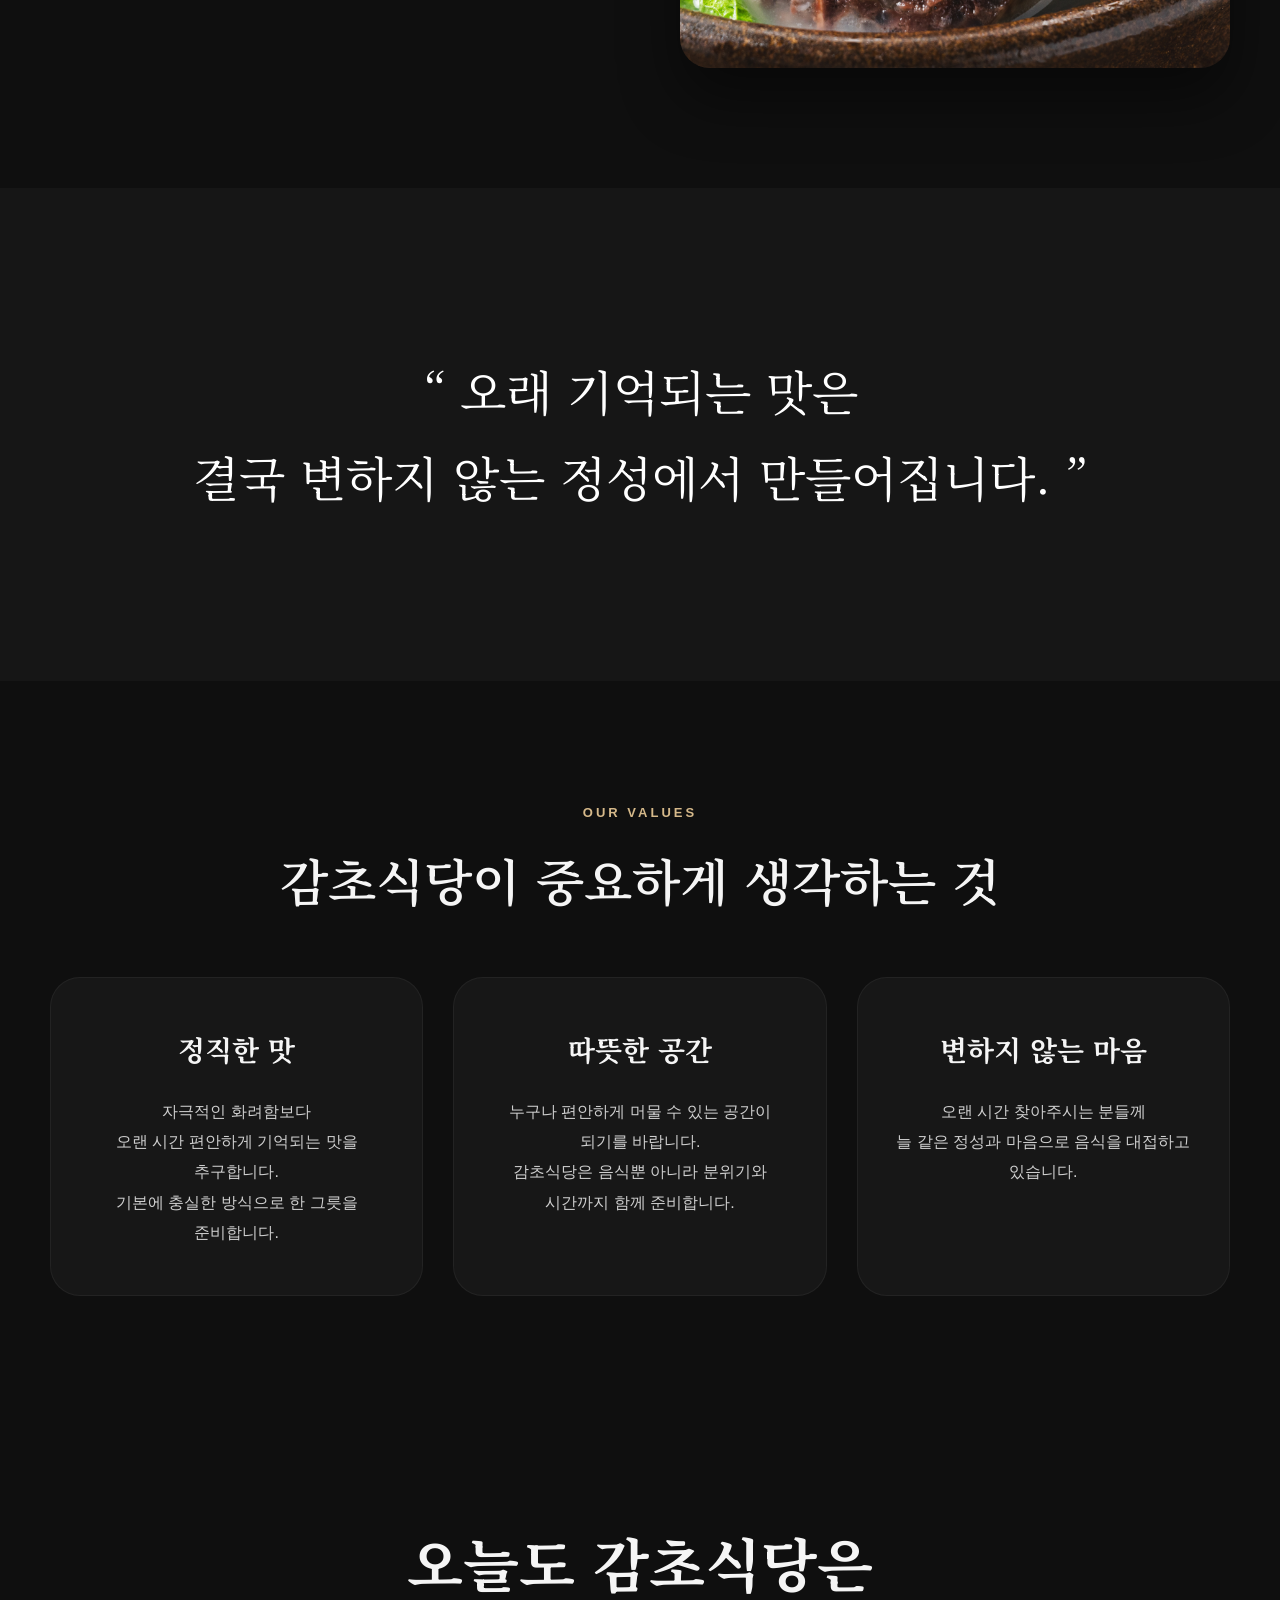
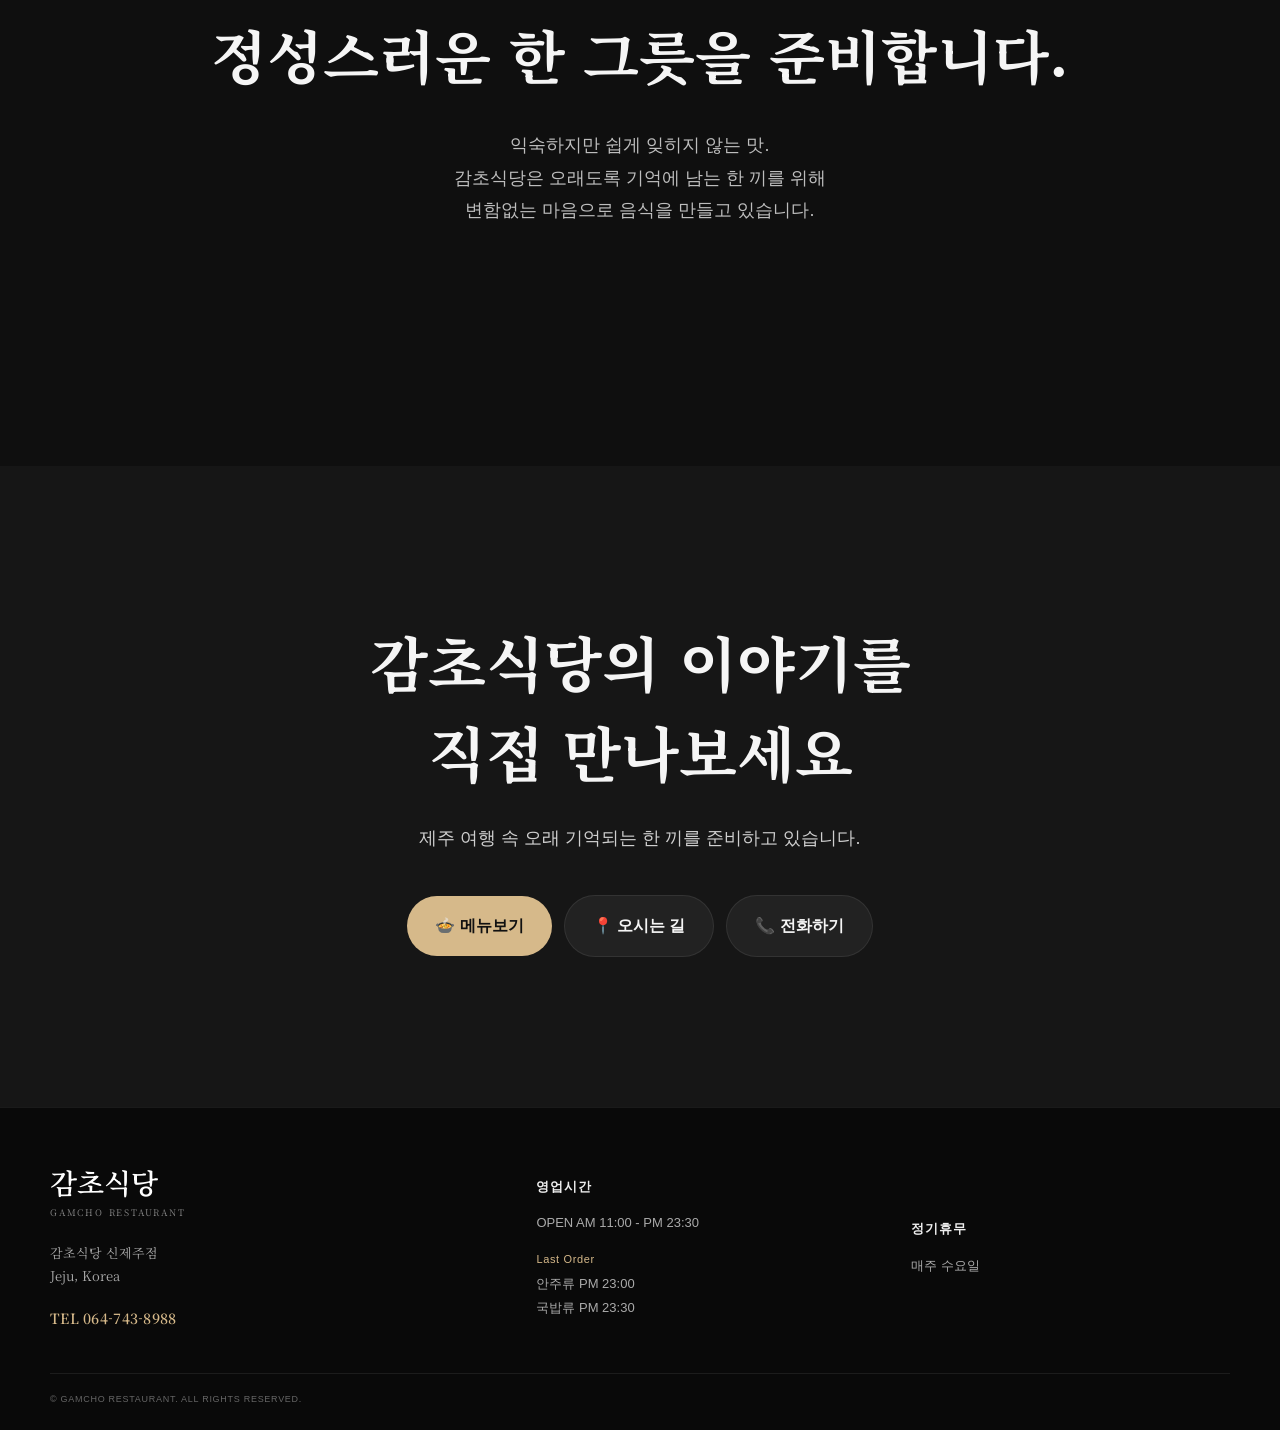
<file: story.html>
<!DOCTYPE html>

<html lang="ko">
<head>
<meta charset="utf-8"/>
<meta content="width=device-width, initial-scale=1.0, viewport-fit=cover" name="viewport"/>
<title>감초식당 STORY | 오래 지켜온 제주 로컬의 맛</title>
<meta content="오랜 시간 변하지 않은 방식으로 한 그릇을 준비하는 감초식당의 이야기를 소개합니다." name="description"/>
<meta content="감초식당, 제주 로컬 맛집, 제주 순대국밥, 제주 국밥, 제주 맛집" name="keywords"/>
<meta content="index, follow" name="robots"/>
<meta content="감초식당 STORY" property="og:title"/>
<meta content="감초식당이 오래도록 지켜온 따뜻한 한 그릇의 이야기" property="og:description"/>
<meta content="images/story/story-main.jpeg" property="og:image"/>
<meta content="website" property="og:type"/>
<link href="https://fonts.googleapis.com" rel="preconnect"/>
<link crossorigin="" href="https://fonts.gstatic.com" rel="preconnect"/>
<link href="https://fonts.googleapis.com/css2?family=Noto+Serif+KR:wght@400;500;600;700&amp;family=Pretendard:wght@300;400;500;600;700&amp;display=swap" rel="stylesheet"/>
<link href="css/story.css" rel="stylesheet"/>
<style id="media-header-standard">
/* HEADER STANDARD — copied from broadcast.html */


header{
position:fixed;
top:0;
left:0;
width:100%;
z-index:999;
background:rgba(15,15,15,0.82);
backdrop-filter:blur(14px);
-webkit-backdrop-filter:blur(14px);
border-bottom:1px solid rgba(255,255,255,0.05);
transition:0.35s;
}

header.scrolled{
background:rgba(0,0,0,0.96);
padding:2px 0;
}

.nav{
display:flex;
justify-content:space-between;
align-items:center;
padding:16px 0;
gap:20px;
transition:0.35s;
}

.logo{
font-family:'Noto Serif KR',serif;
font-size:24px;
font-weight:700;
letter-spacing:1px;
}

.menu{
display:flex;
gap:24px;
flex-wrap:wrap;
justify-content:center;
}

.menu a{
font-size:13px;
font-weight:600;
letter-spacing:1px;
opacity:0.88;
transition:0.3s;
position:relative;
}

.menu a::after{
content:'';
position:absolute;
left:0;
bottom:-6px;
width:0;
height:1px;
background:var(--gold);
transition:0.3s;
}

.menu a:hover{
opacity:1;
}

.menu a:hover::after{
width:100%;
}

/* HERO */

.hero{
position:relative;
height:92svh;
min-height:780px;
overflow:hidden;
}

.hero img{
height:100%;
object-fit:cover;
filter:brightness(0.36);
transform:scale(1.03);
}

.hero-overlay{
position:absolute;
inset:0;
background:
linear-gradient(to bottom, rgba(0,0,0,0.15), rgba(0,0,0,0.78));
}

.hero-text{
position:absolute;
top:55%;
left:50%;
transform:translate(-50%,-50%);
text-align:center;
width:min(92%,900px);
z-index:2;
}

.hero-sub{
font-size:13px;
letter-spacing:4px;
margin-bottom:22px;
color:var(--gold);
}

.hero-title{
font-family:'Noto Serif KR',serif;
font-size:clamp(42px,6vw,82px);
line-height:1.35;
margin-bottom:24px;
font-weight:600;
}

.hero-desc{
font-size:18px;
color:rgba(255,255,255,0.82);
max-width:760px;
margin:auto;
}

.hero-buttons{
display:flex;
justify-content:center;
gap:16px;
margin-top:42px;
flex-wrap:wrap;
}

.hero-btn{
padding:16px 28px;
border-radius:999px;
font-size:14px;
font-weight:600;
transition:0.35s;
}

.hero-btn.primary{
background:var(--gold);
color:#111;
}

.hero-btn.primary:hover{
transform:translateY(-3px);
}

.hero-btn.secondary{
border:1px solid rgba(255,255,255,0.18);
background:rgba(255,255,255,0.05);
}

.hero-btn.secondary:hover{
background:rgba(255,255,255,0.12);
}

/* SECTION */

section{
padding:120px 0;
}

.section-label{
font-size:13px;
letter-spacing:3px;
color:var(--gold);
margin-bottom:18px;
font-weight:600;
}

.section-title{
font-family:'Noto Serif KR',serif;
font-size:clamp(34px,4vw,50px);
line-height:1.5;
margin-bottom:28px;
font-weight:600;
}

.section-desc{
font-size:18px;
color:var(--sub);
max-width:760px;
}

/* TRUST */

.trust-wrap{
margin-top:60px;
display:grid;
grid-template-columns:repeat(4,1fr);
gap:22px;
}

.trust-box{
background:#151515;
border:1px solid rgba(255,255,255,0.05);
border-radius:24px;
padding:34px;
text-align:center;
transition:0.35s;
}

.trust-box:hover{
transform:translateY(-5px);
border-color:rgba(214,185,138,0.28);
}

.trust-logo{
font-size:30px;
margin-bottom:16px;
}

.trust-title{
font-weight:600;
margin-bottom:8px;
}

.trust-text{
font-size:14px;
color:#a8a8a8;
}

/* FEATURE */

.feature-wrap{
display:grid;
grid-template-columns:1.1fr 1fr;
gap:70px;
align-items:center;
}

.feature-image{
overflow:hidden;
border-radius:30px;
}

.feature-image img{
height:720px;
object-fit:cover;
transition:0.5s;
box-shadow:0 30px 60px rgba(0,0,0,0.45);
}

.feature-image:hover img{
transform:scale(1.04);
}

.feature-card{
background:var(--card);
padding:52px;
border-radius:30px;
border:1px solid rgba(255,255,255,0.06);
}

.feature-badge{
display:inline-block;
padding:10px 18px;
border-radius:999px;
background:var(--gold-dark);
color:#e3c089;
font-size:12px;
letter-spacing:1px;
margin-bottom:24px;
}

.feature-title{
font-family:'Noto Serif KR',serif;
font-size:42px;
line-height:1.5;
margin-bottom:26px;
}

.feature-text{
font-size:17px;
color:#cfcfcf;
margin-bottom:34px;
}

.feature-info{
display:flex;
flex-direction:column;
gap:18px;
}

.feature-item{
padding:20px 24px;
background:#111;
border-radius:20px;
font-size:15px;
color:#d6d6d6;
border:1px solid rgba(255,255,255,0.04);
}

/* VIDEO */

.video-grid{
display:grid;
grid-template-columns:repeat(3,1fr);
gap:28px;
margin-top:60px;
}

.video-card{
background:#171717;
border-radius:28px;
overflow:hidden;
transition:0.4s;
border:1px solid rgba(255,255,255,0.05);
position:relative;
}

.video-card:hover{
transform:translateY(-10px);
box-shadow:0 24px 50px rgba(212,175,55,0.14);
}

.video-thumb{
position:relative;
overflow:hidden;
}

.video-thumb img{
height:240px;
object-fit:cover;
transition:0.5s;
}

.video-card:hover .video-thumb img{
transform:scale(1.06);
}

.play-icon{
position:absolute;
top:50%;
left:50%;
transform:translate(-50%,-50%);
width:74px;
height:74px;
border-radius:50%;
background:rgba(0,0,0,0.66);
display:flex;
align-items:center;
justify-content:center;
font-size:26px;
backdrop-filter:blur(4px);
}

.video-content{
padding:30px;
}

.video-title{
font-family:'Noto Serif KR',serif;
font-size:24px;
line-height:1.5;
margin-bottom:14px;
}

.video-text{
font-size:15px;
color:#b8b8b8;
}

/* YOUTUBE */

.youtube-section{
background:#141414;
}

.youtube-frame{
position:relative;
padding-top:56.25%;
height:0;
overflow:hidden;
margin-top:60px;
border-radius:30px;
box-shadow:0 30px 60px rgba(0,0,0,0.4);
}

.youtube-frame iframe{
position:absolute;
top:0;
left:0;
width:100%;
height:100%;
border:0;
display:block;
}

/* QUOTE */

.quote{
background:#161616;
text-align:center;
padding:160px 20px;
}

.quote p{
font-family:'Noto Serif KR',serif;
font-size:clamp(28px,4vw,48px);
line-height:1.8;
max-width:980px;
margin:auto;
}

/* CTA */

.cta{
text-align:center;
}

.cta-box{
background:linear-gradient(145deg,#181818,#101010);
padding:70px 40px;
border-radius:34px;
border:1px solid rgba(255,255,255,0.06);
}

.cta-title{
font-family:'Noto Serif KR',serif;
font-size:42px;
margin-bottom:20px;
}

.cta-text{
color:#bdbdbd;
margin-bottom:34px;
}

.cta-buttons{
display:flex;
justify-content:center;
gap:18px;
flex-wrap:wrap;
}

.cta-btn{
padding:16px 28px;
border-radius:999px;
font-weight:600;
transition:0.35s;
}

.cta-btn.gold{
background:var(--gold);
color:#111;
}

.cta-btn.dark{
background:#1f1f1f;
border:1px solid rgba(255,255,255,0.08);
}

.cta-btn:hover{
transform:translateY(-4px);
}

/* FOOTER */

footer{
background:#090909;
padding:70px 0;
margin-top:120px;
border-top:1px solid rgba(255,255,255,0.05);
}

.footer-inner{
display:flex;
justify-content:space-between;
gap:40px;
flex-wrap:wrap;
}

.footer-logo{
font-family:'Noto Serif KR',serif;
font-size:30px;
margin-bottom:12px;
}

.footer-info{
font-size:15px;
line-height:2;
color:#bdbdbd;
}

/* FLOAT */

.floating-call{
position:fixed;
right:20px;
bottom:20px;
z-index:1000;
width:64px;
height:64px;
border-radius:50%;
background:var(--gold);
color:#111;
display:flex;
align-items:center;
justify-content:center;
font-size:28px;
box-shadow:0 14px 30px rgba(0,0,0,0.35);
transition:0.35s;
}

.floating-call:hover{
transform:translateY(-4px);
}

/* TABLET */

@media(max-width:1024px){

.feature-wrap{
grid-template-columns:1fr;
}

.feature-image img{
height:520px;
}

.video-grid{
grid-template-columns:1fr;
}

.trust-wrap{
grid-template-columns:1fr 1fr;
}

}

/* MOBILE */

@media(max-width:768px){

.nav{
flex-direction:column;
gap:14px;
padding:14px 0;
}

.menu{
gap:14px;
}

.menu a{
font-size:11px;
}

.hero{
min-height:680px;
}

.hero-title{
font-size:42px;
}

.hero-desc{
font-size:15px;
line-height:1.8;
}

.hero-buttons{
margin-top:32px;
}

.hero-btn{
width:100%;
max-width:260px;
}

section{
padding:90px 0;
}

.section-desc{
font-size:16px;
}

.feature-card{
padding:34px 28px;
}

.feature-title{
font-size:34px;
}

.feature-text{
font-size:16px;
}

.feature-image img{
height:380px;
}

.video-thumb img{
height:220px;
}

.video-content{
padding:24px;
}

.video-title{
font-size:22px;
}

.quote{
padding:110px 20px;
}

.quote p{
font-size:26px;
}

.footer-inner{
flex-direction:column;
}

.trust-wrap{
grid-template-columns:1fr;
}

.cta-title{
font-size:30px;
}

}



.media-language{display:flex;gap:6px;align-items:center;flex-wrap:wrap}
.media-language button{border:1px solid rgba(255,255,255,.12);background:transparent;color:#fff;padding:6px 9px;border-radius:999px;font-size:10px;cursor:pointer;opacity:.75}
.media-language button.active,.media-language button:hover{opacity:1;border-color:var(--gold);color:var(--gold)}
@media(max-width:768px){.media-language{justify-content:center}}
</style>
<link href="css/site-common.css" rel="stylesheet"/></head>
<body>
<header class="site-header" id="header"><div class="header-inner"><a aria-label="감초식당 홈" class="logo" href="index.html"><span class="logo-ko">감초식당</span><span class="logo-en">GAMCHO RESTAURANT</span></a><nav aria-label="주요 메뉴" class="main-nav"><a data-i18n="nav.home" href="index.html">HOME</a><a aria-current="page" class="active" data-i18n="nav.story" href="story.html">STORY</a><a data-i18n="nav.menu" href="menu.html">MENU</a><a data-i18n="nav.media" href="broadcast.html">MEDIA</a><a data-i18n="nav.review" href="review.html">REVIEW</a><a data-i18n="nav.instagram" href="instagram.html">INSTAGRAM</a><a data-i18n="nav.location" href="location.html">LOCATION</a></nav><div aria-label="Language selector" class="media-language"><button aria-expanded="false" class="language-button" type="button">KOR</button><div class="language-menu"><button class="active" data-lang="ko" type="button">KOR</button><button data-lang="en" type="button">ENG</button><button data-lang="zh" type="button">中文</button><button data-lang="ja" type="button">日本語</button></div></div><button aria-expanded="false" aria-label="메뉴 열기" class="mobile-menu-button" type="button"><span></span><span></span><span></span></button></div></header>
<main>

<!-- HERO -->
<section class="hero">
<img alt="감초식당 대표 이미지" src="images/story/story-main.jpeg"/>
<div class="hero-text">
<div class="hero-sub" data-story-i18n="hero.sub">GAMCHO STORY</div>
<h1 class="hero-title" data-story-i18n="hero.title">오랜 시간 변하지 않은<br/>한 그릇의 마음</h1>
<p class="hero-desc" data-story-i18n="hero.desc">
감초식당은 화려함보다 익숙하고 깊은 맛을 중요하게 생각합니다.
오랜 시간 한 자리를 지키며 변하지 않는 방식으로 한 그릇을 준비합니다.
</p>
</div>
</section>
<!-- STORY -->
<section>
<div class="container story-grid">
<div>
<div class="section-label" data-story-i18n="story.label">OUR STORY</div>
<h2 class="section-title" data-story-i18n="story.title">시간이 지나도<br/>변하지 않는 맛</h2>
<p class="section-text" data-story-i18n="story.text">
감초식당은 오랜 시간 동안 한결같은 마음으로 음식을 준비해왔습니다.
빠르게 변하는 유행보다 오래 기억에 남는 한 끼를 더 중요하게 생각하며,
익숙한 따뜻함과 깊은 풍미를 담아내기 위해 노력하고 있습니다.
<br/><br/>
한 그릇의 음식이 누군가에게는 여행의 기억이 되고,
누군가에게는 하루를 위로하는 식사가 되기를 바랍니다.
</p>
</div>
<div class="story-image">
<img alt="감초식당 대표 메뉴" src="images/story/story-food.jpeg"/>
</div>
</div>
</section>
<!-- QUOTE -->
<section class="quote">
<p data-story-i18n="quote">
“ 오래 기억되는 맛은<br/>
결국 변하지 않는 정성에서 만들어집니다. ”
</p>
</section>
<!-- VALUE -->
<section>
<div class="container">
<div class="section-label" data-story-i18n="values.label">OUR VALUES</div>
<h2 class="section-title" data-story-i18n="values.title">
감초식당이 중요하게 생각하는 것
</h2>
<div class="value-grid">
<div class="value-card">
<h3 data-story-i18n="values.honest.title">정직한 맛</h3>
<p data-story-i18n="values.honest.text">
자극적인 화려함보다
오랜 시간 편안하게 기억되는 맛을 추구합니다.
기본에 충실한 방식으로 한 그릇을 준비합니다.
</p>
</div>
<div class="value-card">
<h3 data-story-i18n="values.warm.title">따뜻한 공간</h3>
<p data-story-i18n="values.warm.text">
누구나 편안하게 머물 수 있는 공간이 되기를 바랍니다.
감초식당은 음식뿐 아니라 분위기와 시간까지 함께 준비합니다.
</p>
</div>
<div class="value-card">
<h3 data-story-i18n="values.steady.title">변하지 않는 마음</h3>
<p data-story-i18n="values.steady.text">
오랜 시간 찾아주시는 분들께
늘 같은 정성과 마음으로 음식을 대접하고 있습니다.
</p>
</div>
</div>
</div>
</section>
<!-- END -->
<section class="end-section">
<div class="container">
<h2 class="end-title" data-story-i18n="end.title">
오늘도 감초식당은<br/>
정성스러운 한 그릇을 준비합니다.
</h2>
<p class="end-text" data-story-i18n="end.text">
익숙하지만 쉽게 잊히지 않는 맛.
감초식당은 오래도록 기억에 남는 한 끼를 위해
변함없는 마음으로 음식을 만들고 있습니다.
</p>
</div>
</section>
<!-- CTA -->
<section class="cta">
<h2 data-story-i18n="cta.title">
감초식당의 이야기를<br/>
직접 만나보세요
</h2>
<p data-story-i18n="cta.text">
제주 여행 속 오래 기억되는 한 끼를 준비하고 있습니다.
</p>
<div class="cta-buttons">
<a class="btn btn-primary" data-story-i18n="cta.menu" href="menu.html">
🍲 메뉴보기
</a>
<a class="btn btn-dark" data-story-i18n="cta.location" href="location.html">
📍 오시는 길
</a>
<a class="btn btn-dark" data-story-i18n="cta.phone" href="tel:0647438988">
📞 전화하기
</a>
</div>
</section>
<!-- FOOTER -->
</main>
<footer class="site-footer">
  <div class="footer-inner">
    <div class="footer-columns">
      <div class="footer-brand">
        <strong>감초식당</strong>
        <span>GAMCHO RESTAURANT</span>
        <div class="footer-address">
          <p data-i18n="footer.restaurant">감초식당 신제주점</p>
          <p data-i18n="footer.country">Jeju, Korea</p>
        </div>
        <a class="footer-tel" href="tel:0647438988" data-i18n="footer.tel">TEL 064-743-8988</a>
      </div>

      <div class="footer-block footer-hours">
        <h3 data-i18n="footer.hoursTitle">영업시간</h3>
        <p data-i18n="footer.open">OPEN AM 11:00 - PM 23:30</p>
        <p class="footer-subtitle" data-i18n="footer.lastOrderTitle">Last Order</p>
        <p data-i18n="footer.lastOrder">안주류 PM 23:00<br>국밥류 PM 23:30</p>
      </div>

      <div class="footer-block footer-closed">
        <h3 data-i18n="footer.closedTitle">정기휴무</h3>
        <p data-i18n="footer.closed">매주 수요일</p>
      </div>
    </div>

    <p class="copyright">© GAMCHO RESTAURANT. ALL RIGHTS RESERVED.</p>
  </div>
</footer>
<script src="data/story-data.js"></script>
<script src="data/translations.js"></script><script src="js/story.js"></script>
<script defer="True" src="js/site-common.js"></script></body>
</html>
</file>
<file: css/style.css>
/* =========================================================
   GAMCHO RESTAURANT 2.0
   Main Style
   ========================================================= */

/* ---------------------------------------------------------
   01. DESIGN TOKENS
--------------------------------------------------------- */

:root {
    --color-bg: #f7f5f0;
    --color-bg-light: #fbfaf7;
    --color-white: #ffffff;

    --color-text: #22201d;
    --color-text-light: #706b63;
    --color-border: rgba(34, 32, 29, 0.12);

    --color-accent: #8a5a32;
    --color-accent-dark: #694324;
    --color-accent-light: #b88b61;

    --font-serif: "Noto Serif KR", serif;
    --font-sans: "Pretendard", sans-serif;

    --container: 1240px;

    --header-height: 88px;

    --section-padding: 140px;

    --transition: 0.35s ease;
}


/* ---------------------------------------------------------
   02. RESET
--------------------------------------------------------- */

* {
    margin: 0;
    padding: 0;
    box-sizing: border-box;
}

html {
    scroll-behavior: smooth;
}

body {
    background: var(--color-bg);
    color: var(--color-text);
    font-family: var(--font-sans);
    font-weight: 400;
    line-height: 1.7;
    overflow-x: hidden;
}

body,
button,
a {
    -webkit-font-smoothing: antialiased;
}

img {
    display: block;
    width: 100%;
    height: auto;
}

a {
    color: inherit;
    text-decoration: none;
}

button {
    border: 0;
    background: none;
    color: inherit;
    font: inherit;
    cursor: pointer;
}


/* ---------------------------------------------------------
   03. COMMON
--------------------------------------------------------- */

.section-inner {
    width: min(
        calc(100% - 80px),
        var(--container)
    );

    margin: 0 auto;
}

.section-eyebrow {
    margin-bottom: 18px;

    color: var(--color-accent);

    font-family: var(--font-sans);
    font-size: 12px;
    font-weight: 700;

    letter-spacing: 0.2em;
    text-transform: uppercase;
}

.text-link {
    display: inline-flex;
    align-items: center;
    gap: 14px;

    position: relative;

    font-size: 14px;
    font-weight: 600;

    transition: var(--transition);
}

.text-link span {
    font-size: 18px;

    transition: transform var(--transition);
}

.text-link:hover {
    color: var(--color-accent);
}

.text-link:hover span {
    transform: translateX(5px);
}


/* ---------------------------------------------------------
   04. HEADER
--------------------------------------------------------- */

.site-header {
    position: fixed;
    top: 0;
    left: 0;

    width: 100%;
    height: var(--header-height);

    z-index: 1000;

    color: var(--color-white);

    transition:
        background var(--transition),
        color var(--transition),
        box-shadow var(--transition);
}

.site-header.scrolled {
    background: rgba(247, 245, 240, 0.96);

    color: var(--color-text);

    box-shadow:
        0 1px 0 rgba(0, 0, 0, 0.08);

    backdrop-filter: blur(12px);
}

.header-inner {
    width: min(
        calc(100% - 80px),
        1440px
    );

    height: 100%;

    margin: 0 auto;

    display: flex;
    align-items: center;
    justify-content: space-between;

    gap: 40px;
}


/* Logo */

.logo {
    display: flex;
    flex-direction: column;

    flex-shrink: 0;

    line-height: 1.1;
}

.logo-ko {
    font-family: var(--font-serif);
    font-size: 21px;
    font-weight: 600;
}

.logo-en {
    margin-top: 4px;

    font-size: 8px;
    font-weight: 600;

    letter-spacing: 0.18em;

    opacity: 0.75;
}


/* Navigation */

.main-nav {
    display: flex;
    align-items: center;
    gap: 30px;

    margin-left: auto;
}

.main-nav a {
    position: relative;

    font-size: 11px;
    font-weight: 600;

    letter-spacing: 0.12em;

    opacity: 0.9;

    transition: var(--transition);
}

.main-nav a::after {
    content: "";

    position: absolute;

    left: 0;
    bottom: -7px;

    width: 0;
    height: 1px;

    background: currentColor;

    transition: width var(--transition);
}

.main-nav a:hover::after {
    width: 100%;
}


/* Language */

.language-selector {
    position: relative;
    flex-shrink: 0;
}

.language-button {
    min-width: 48px;

    padding: 8px 4px;

    font-size: 10px;
    font-weight: 700;

    letter-spacing: 0.08em;
}

.language-menu {
    position: absolute;

    top: calc(100% + 10px);
    right: 0;

    min-width: 110px;

    padding: 8px;

    background: var(--color-white);

    color: var(--color-text);

    border: 1px solid var(--color-border);

    opacity: 0;
    visibility: hidden;

    transform: translateY(-5px);

    transition: var(--transition);
}

.language-selector:hover .language-menu,
.language-selector.is-open .language-menu {
    opacity: 1;
    visibility: visible;
    transform: translateY(0);
}

.language-menu button {
    display: block;

    width: 100%;

    padding: 9px 10px;

    text-align: left;

    font-size: 12px;

    transition: var(--transition);
}

.language-menu button:hover {
    background: var(--color-bg);
    color: var(--color-accent);
}


/* Mobile menu button */

.mobile-menu-button {
    display: none;

    width: 32px;
    height: 32px;

    flex-direction: column;
    justify-content: center;
    gap: 5px;
}

.mobile-menu-button span {
    display: block;

    width: 22px;
    height: 1px;

    background: currentColor;

    transition: var(--transition);
}


/* ---------------------------------------------------------
   05. HERO
--------------------------------------------------------- */

.hero {
    position: relative;

    min-height: 100vh;

    display: flex;
    align-items: center;

    overflow: hidden;

    color: var(--color-white);
}

.hero-background {
    position: absolute;
    inset: 0;

    background-image:
        url("../images/menu/gamcho-sundae-gukbap.jpeg");

    background-position: center;
    background-size: cover;

    transform: scale(1.03);

    animation: heroZoom 14s ease-out forwards;
}

@keyframes heroZoom {
    from {
        transform: scale(1.08);
    }

    to {
        transform: scale(1);
    }
}

.hero-overlay {
    position: absolute;
    inset: 0;

    background:
        linear-gradient(
            90deg,
            rgba(0, 0, 0, 0.62) 0%,
            rgba(0, 0, 0, 0.32) 48%,
            rgba(0, 0, 0, 0.12) 100%
        );
}

.hero-content {
    position: relative;

    width: min(
        calc(100% - 80px),
        var(--container)
    );

    margin: 0 auto;

    padding-top: var(--header-height);

    z-index: 2;
}

.hero-eyebrow {
    margin-bottom: 25px;

    font-size: 11px;
    font-weight: 600;

    letter-spacing: 0.25em;
}

.hero h1 {
    max-width: 720px;

    font-family: var(--font-serif);
    font-size: clamp(44px, 5.5vw, 78px);
    font-weight: 500;

    line-height: 1.25;
    letter-spacing: -0.04em;
}

.hero-description {
    margin-top: 28px;

    font-family: var(--font-serif);
    font-size: 17px;

    line-height: 1.9;

    opacity: 0.9;
}

.hero-buttons {
    display: flex;
    align-items: center;
    gap: 12px;

    margin-top: 42px;
}


/* Buttons */

.btn {
    display: inline-flex;

    align-items: center;
    justify-content: center;

    min-width: 140px;

    min-height: 48px;

    padding: 0 24px;

    font-size: 11px;
    font-weight: 700;

    letter-spacing: 0.14em;

    transition: var(--transition);
}

.btn-primary {
    background: var(--color-accent);
    color: var(--color-white);
}

.btn-primary:hover {
    background: var(--color-accent-dark);
    transform: translateY(-2px);
}

.btn-outline {
    border: 1px solid rgba(255, 255, 255, 0.6);

    color: var(--color-white);
}

.btn-outline:hover {
    background: var(--color-white);
    color: var(--color-text);
}


/* Hero scroll */

.hero-scroll {
    position: absolute;

    right: 50px;
    bottom: 42px;

    z-index: 2;

    display: flex;
    align-items: center;
    gap: 14px;

    font-size: 9px;
    font-weight: 600;

    letter-spacing: 0.2em;

    writing-mode: vertical-rl;
}

.scroll-line {
    width: 1px;
    height: 65px;

    background: rgba(255, 255, 255, 0.7);
}


/* ---------------------------------------------------------
   06. INTRO
--------------------------------------------------------- */

.intro {
    padding: var(--section-padding) 0;

    text-align: center;

    background: var(--color-bg-light);
}

.intro h2,
.signature-menu h2,
.media-preview h2,
.review-preview h2,
.location-cta h2 {
    font-family: var(--font-serif);
    font-size: clamp(32px, 4vw, 52px);
    font-weight: 500;

    line-height: 1.45;
    letter-spacing: -0.04em;
}

.intro-text {
    margin-top: 30px;

    color: var(--color-text-light);

    font-size: 15px;
    line-height: 2;
}

.intro .text-link {
    margin-top: 35px;
}


/* ---------------------------------------------------------
   07. SIGNATURE MENU
--------------------------------------------------------- */

.signature-menu {
    padding: var(--section-padding) 0;

    background: var(--color-bg);
}

.section-heading {
    display: flex;
    align-items: flex-end;
    justify-content: space-between;

    gap: 40px;

    margin-bottom: 55px;
}

.menu-preview {
    display: grid;

    grid-template-columns:
        repeat(3, minmax(0, 1fr));

    gap: 24px;
}

.menu-preview-card {
    background: var(--color-white);

    overflow: hidden;

    transition: transform var(--transition);
}

.menu-preview-card:hover {
    transform: translateY(-6px);
}

.menu-image {
    aspect-ratio: 4 / 3;

    overflow: hidden;

    background: #e8e4dd;
}
.menu-image img {
    display: block;
    width: 100%;
    height: 100%;
    object-fit: cover;
    object-position: center center;
}
.menu-image.placeholder {
    display: flex;
    align-items: center;
    justify-content: center;

    color: rgba(34, 32, 29, 0.35);

    font-size: 10px;
    letter-spacing: 0.15em;
}

.menu-info {
    padding: 25px;
}

.menu-info h3 {
    font-family: var(--font-serif);
    font-size: 22px;
    font-weight: 600;
}

.menu-info p {
    margin-top: 8px;

    color: var(--color-text-light);

    font-size: 13px;
}


/* ---------------------------------------------------------
   08. STORY CTA
--------------------------------------------------------- */

.story-cta {
    position: relative;

    min-height: 600px;

    display: flex;
    align-items: center;
    justify-content: center;

    overflow: hidden;

    color: var(--color-white);

    text-align: center;
}

.story-cta-background {
    position: absolute;
    inset: 0;

    background-image:
        url("../images/story/story-main.jpeg");

    background-size: cover;
    background-position: center;
}

.story-cta-overlay {
    position: absolute;
    inset: 0;

    background: rgba(0, 0, 0, 0.45);
}

.story-cta-content {
    position: relative;
    z-index: 2;
}

.story-cta h2 {
    margin-bottom: 35px;

    font-family: var(--font-serif);
    font-size: clamp(34px, 4.5vw, 58px);
    font-weight: 500;

    line-height: 1.45;
}


/* ---------------------------------------------------------
   09. MEDIA
--------------------------------------------------------- */

.media-preview {
    padding: var(--section-padding) 0;

    background: var(--color-bg-light);
}

.media-preview h2 {
    max-width: 720px;

    margin-bottom: 35px;
}


/* ---------------------------------------------------------
   10. REVIEW
--------------------------------------------------------- */

.review-preview {
    padding: var(--section-padding) 0;

    background: var(--color-bg);
}

.review-preview h2 {
    max-width: 720px;

    margin-bottom: 35px;
}


/* ---------------------------------------------------------
   11. LOCATION
--------------------------------------------------------- */

.location-cta {
    padding: 130px 0;

    background: var(--color-accent);

    color: var(--color-white);

    text-align: center;
}

.location-cta .section-eyebrow {
    color: rgba(255, 255, 255, 0.75);
}

.location-cta h2 {
    margin-bottom: 20px;
}

.location-cta p {
    margin-bottom: 35px;

    opacity: 0.85;
}


/* ---------------------------------------------------------
   12. FOOTER
--------------------------------------------------------- */

.site-footer {
    padding: 65px 0 45px;

    background: #1f1d1a;

    color: rgba(255, 255, 255, 0.7);
}

.footer-inner {
    width: min(
        calc(100% - 80px),
        var(--container)
    );

    margin: 0 auto;
}

.footer-brand {
    display: flex;
    flex-direction: column;

    margin-bottom: 35px;
}

.footer-brand strong {
    color: var(--color-white);

    font-family: var(--font-serif);
    font-size: 23px;
    font-weight: 600;
}

.footer-brand span {
    margin-top: 4px;

    font-size: 8px;
    letter-spacing: 0.2em;
}

.footer-info {
    margin-bottom: 40px;

    font-size: 12px;

    line-height: 2;
}

.copyright {
    padding-top: 25px;

    border-top: 1px solid rgba(255, 255, 255, 0.12);

    font-size: 9px;

    letter-spacing: 0.08em;

    opacity: 0.55;
}


/* ---------------------------------------------------------
   END
--------------------------------------------------------- */
</file>
<file: css/responsive.css>
/* =========================================================
   GAMCHO RESTAURANT 2.0
   Responsive Style
   ========================================================= */


/* ---------------------------------------------------------
   TABLET
--------------------------------------------------------- */

@media (max-width: 1100px) {

    :root {
        --header-height: 76px;
        --section-padding: 110px;
    }

    .header-inner {
        width: min(
            calc(100% - 50px),
            var(--container)
        );
    }

    .main-nav {
        gap: 20px;
    }

    .main-nav a {
        font-size: 10px;
    }

    .hero-content {
        width: min(
            calc(100% - 60px),
            var(--container)
        );
    }

    .hero h1 {
        font-size: clamp(42px, 6vw, 64px);
    }

    .menu-preview {
        grid-template-columns:
            repeat(2, minmax(0, 1fr));
    }

}


/* ---------------------------------------------------------
   MOBILE
--------------------------------------------------------- */

@media (max-width: 768px) {

    :root {
        --header-height: 68px;
        --section-padding: 85px;
    }


    /* ---------------------------------------------
       COMMON
    --------------------------------------------- */

    .section-inner {
        width: calc(100% - 40px);
    }


    /* ---------------------------------------------
       HEADER
    --------------------------------------------- */

    .site-header {
        height: var(--header-height);
    }

    .header-inner {
        width: calc(100% - 40px);
    }

    .logo-ko {
        font-size: 19px;
    }

    .logo-en {
        font-size: 7px;
    }


    /* Navigation */

    .main-nav {
        position: fixed;

        top: var(--header-height);
        left: 0;

        width: 100%;
        height: calc(100vh - var(--header-height));

        padding: 45px 30px;

        flex-direction: column;
        align-items: flex-start;
        justify-content: flex-start;

        gap: 0;

        background: var(--color-bg);

        color: var(--color-text);

        transform: translateX(100%);

        transition: transform 0.4s ease;

        overflow-y: auto;
    }

    .main-nav.is-open {
        transform: translateX(0);
    }

    .main-nav a {
        width: 100%;

        padding: 17px 0;

        border-bottom: 1px solid var(--color-border);

        font-family: var(--font-sans);
        font-size: 13px;

        letter-spacing: 0.12em;
    }

    .main-nav a::after {
        display: none;
    }


    /* Language */

    .language-selector {
        margin-left: auto;
    }

    .language-menu {
        position: fixed;

        top: calc(var(--header-height) + 10px);
        right: 20px;
    }


    /* Mobile menu */

    .mobile-menu-button {
        display: flex;
    }


    /* ---------------------------------------------
       HERO
    --------------------------------------------- */

    .hero {
        min-height: 100svh;

        align-items: flex-end;

        padding-bottom: 85px;
    }

    .hero-background {
        background-position: 58% center;
    }

    .hero-overlay {
        background:
            linear-gradient(
                180deg,
                rgba(0, 0, 0, 0.12) 0%,
                rgba(0, 0, 0, 0.32) 42%,
                rgba(0, 0, 0, 0.72) 100%
            );
    }

    .hero-content {
        width: calc(100% - 40px);

        padding-top: 0;
    }

    .hero-eyebrow {
        margin-bottom: 16px;

        font-size: 9px;

        letter-spacing: 0.18em;
    }

    .hero h1 {
        max-width: 100%;

        font-size: clamp(36px, 10vw, 48px);

        line-height: 1.35;
    }

    .hero-description {
        margin-top: 20px;

        font-size: 14px;

        line-height: 1.8;
    }

    .hero-buttons {
        margin-top: 30px;

        gap: 8px;
    }

    .btn {
        min-width: 120px;
        min-height: 45px;

        padding: 0 18px;

        font-size: 10px;
    }

    .hero-scroll {
        display: none;
    }


    /* ---------------------------------------------
       INTRO
    --------------------------------------------- */

    .intro {
        padding: var(--section-padding) 0;
    }

    .section-eyebrow {
        margin-bottom: 14px;

        font-size: 10px;
    }

    .intro h2,
    .signature-menu h2,
    .media-preview h2,
    .review-preview h2,
    .location-cta h2 {
        font-size: clamp(29px, 8vw, 38px);

        line-height: 1.5;
    }

    .intro-text {
        margin-top: 24px;

        font-size: 13px;

        line-height: 1.9;
    }

    .intro .text-link {
        margin-top: 28px;
    }


    /* ---------------------------------------------
       SIGNATURE MENU
    --------------------------------------------- */

    .signature-menu {
        padding: var(--section-padding) 0;
    }

    .section-heading {
        display: block;

        margin-bottom: 35px;
    }

    .section-heading .text-link {
        margin-top: 20px;
    }

    .menu-preview {
        grid-template-columns: 1fr;

        gap: 18px;
    }

    .menu-info {
        padding: 20px;
    }

    .menu-info h3 {
        font-size: 20px;
    }

    .menu-info p {
        font-size: 12px;
    }


    /* ---------------------------------------------
       STORY
    --------------------------------------------- */

    .story-cta {
        min-height: 520px;
    }

    .story-cta-background {
        background-position: center;
    }

    .story-cta h2 {
        font-size: clamp(30px, 8vw, 40px);

        line-height: 1.55;
    }


    /* ---------------------------------------------
       MEDIA
    --------------------------------------------- */

    .media-preview,
    .review-preview {
        padding: var(--section-padding) 0;
    }


    /* ---------------------------------------------
       LOCATION
    --------------------------------------------- */

    .location-cta {
        padding: 90px 0;
    }


    /* ---------------------------------------------
       FOOTER
    --------------------------------------------- */

    .site-footer {
        padding: 50px 0 35px;
    }

    .footer-inner {
        width: calc(100% - 40px);
    }

    .footer-brand {
        margin-bottom: 25px;
    }

}


/* ---------------------------------------------------------
   SMALL MOBILE
--------------------------------------------------------- */

@media (max-width: 420px) {

    .section-inner {
        width: calc(100% - 32px);
    }

    .header-inner {
        width: calc(100% - 32px);
    }

    .hero-content {
        width: calc(100% - 32px);
    }

    .hero {
        padding-bottom: 70px;
    }

    .hero h1 {
        font-size: 35px;
    }

    .hero-description {
        font-size: 13px;
    }

    .hero-buttons {
        width: 100%;
    }

    .hero-buttons .btn {
        flex: 1;
        min-width: 0;
    }

}
</file>
<file: css/site-common.css>
/* =========================================================
   GAMCHO RESTAURANT 2.0 — SHARED DESIGN SYSTEM
   모든 페이지 공통 헤더 / 타이포 / 정렬 / 버튼 / 푸터
   ========================================================= */

:root {
  --gamcho-bg: #0f0f0f;
  --gamcho-surface: #171717;
  --gamcho-surface-2: #1d1d1d;
  --gamcho-text: #f5f5f5;
  --gamcho-sub: #bdbdbd;
  --gamcho-muted: #8f8f8f;
  --gamcho-gold: #d6b98a;
  --gamcho-gold-dark: #2a2116;
  --gamcho-border: rgba(255,255,255,.09);
  --gamcho-container: 1180px;
  --gamcho-header: 76px;
}

html { scroll-behavior: smooth; }
body {
  background: var(--gamcho-bg) !important;
  color: var(--gamcho-text) !important;
  font-family: 'Pretendard', sans-serif;
  word-break: keep-all;
}

/* ---------- HEADER ---------- */
.site-header,
#header {
  position: fixed !important;
  inset: 0 0 auto 0;
  width: 100%;
  height: var(--gamcho-header);
  z-index: 9999;
  background: rgba(15,15,15,.78) !important;
  border-bottom: 1px solid rgba(255,255,255,.06);
  backdrop-filter: blur(16px);
  -webkit-backdrop-filter: blur(16px);
  transition: background .35s ease, box-shadow .35s ease, height .35s ease;
}

.site-header.scrolled,
#header.scrolled {
  background: rgba(10,10,10,.96) !important;
  box-shadow: 0 8px 30px rgba(0,0,0,.18);
}

.header-inner,
#header .nav,
#header .menu-v2-nav {
  width: min(calc(100% - 48px), var(--gamcho-container));
  height: 100%;
  margin: 0 auto;
  display: flex;
  align-items: center;
  justify-content: space-between;
  gap: 24px;
}

.logo,
.logo-ko,
.menu-v2-logo {
  color: var(--gamcho-text) !important;
  font-family: 'Noto Serif KR', serif !important;
  font-weight: 600;
  text-decoration: none;
  white-space: nowrap;
}

.logo {
  display: flex;
  flex-direction: column;
  line-height: 1.05;
  font-size: 21px;
  flex-shrink: 0;
}

.logo-en {
  margin-top: 4px;
  font-family: 'Pretendard', sans-serif;
  font-size: 7px;
  letter-spacing: .2em;
  opacity: .62;
}

.main-nav,
#header .menu,
#header .menu-v2-links {
  display: flex;
  align-items: center;
  justify-content: center;
  gap: 24px;
  margin: 0 auto;
}

.main-nav a,
#header .menu a,
#header .menu-v2-links a {
  position: relative;
  padding: 8px 0;
  color: rgba(255,255,255,.82) !important;
  font-size: 11px;
  font-weight: 600;
  letter-spacing: .12em;
  text-decoration: none;
  transition: color .3s ease, opacity .3s ease;
}

.main-nav a::after,
#header .menu a::after,
#header .menu-v2-links a::after {
  content: '';
  position: absolute;
  left: 0;
  right: 0;
  bottom: 0;
  width: 0;
  height: 1px;
  margin: auto;
  background: var(--gamcho-gold);
  transition: width .3s ease;
}

.main-nav a:hover,
.main-nav a.active,
#header .menu a:hover,
#header .menu a.active,
#header .menu-v2-links a:hover,
#header .menu-v2-links a.current {
  color: var(--gamcho-gold) !important;
}

.main-nav a:hover::after,
.main-nav a.active::after,
#header .menu a:hover::after,
#header .menu a.active::after,
#header .menu-v2-links a:hover::after,
#header .menu-v2-links a.current::after { width: 100%; }

/* Language selector: desktop compact pill / mobile dropdown */
.media-language {
  position: relative;
  display: flex;
  align-items: center;
  flex-shrink: 0;
}

.media-language .language-button {
  min-width: 46px;
  padding: 7px 10px;
  border: 1px solid rgba(255,255,255,.14);
  border-radius: 999px;
  color: rgba(255,255,255,.9);
  background: rgba(255,255,255,.03);
  font-size: 9px;
  font-weight: 700;
  letter-spacing: .08em;
}

.media-language .language-menu {
  position: absolute;
  top: calc(100% + 10px);
  right: 0;
  min-width: 96px;
  padding: 7px;
  border: 1px solid var(--gamcho-border);
  border-radius: 14px;
  background: rgba(20,20,20,.98);
  box-shadow: 0 16px 35px rgba(0,0,0,.35);
  opacity: 0;
  visibility: hidden;
  transform: translateY(-6px);
  transition: .25s ease;
}

.media-language.is-open .language-menu { opacity: 1; visibility: visible; transform: translateY(0); }
.media-language .language-menu button {
  display: block;
  width: 100%;
  padding: 9px 10px;
  border-radius: 9px;
  color: #ddd;
  background: transparent;
  font-size: 10px;
  text-align: center;
}
.media-language .language-menu button:hover,
.media-language .language-menu button.active { color: var(--gamcho-gold); background: rgba(214,185,138,.08); }

/* legacy pages: direct language buttons */
.media-language > button[data-lang] {
  padding: 6px 8px;
  border: 1px solid rgba(255,255,255,.12);
  border-radius: 999px;
  color: #fff;
  background: transparent;
  font-size: 9px;
}

.mobile-menu-button {
  display: none;
  width: 34px;
  height: 34px;
  align-items: center;
  justify-content: center;
  flex-direction: column;
  gap: 5px;
  color: #fff;
}
.mobile-menu-button span { width: 21px; height: 1px; background: currentColor; transition: .3s ease; }
.mobile-menu-button.is-active span:nth-child(1) { transform: translateY(6px) rotate(45deg); }
.mobile-menu-button.is-active span:nth-child(2) { opacity: 0; }
.mobile-menu-button.is-active span:nth-child(3) { transform: translateY(-6px) rotate(-45deg); }

/* ---------- TYPOGRAPHY / CENTER-FIRST RULE ---------- */
main { text-align: center; }
main h1, main h2, main h3, main h4,
main .section-title, main .section-heading,
main .section-eyebrow, main .section-label,
main .section-desc, main .hero-text, main .hero-content,
main .hero-title, main .hero-desc, main .hero-sub,
main .hero-description, main .location-hero-content {
  text-align: center;
}

main .section-inner,
main > section > .container,
main > section > .content,
main .hero-buttons,
main .hero-actions,
main .cta-actions {
  margin-left: auto;
  margin-right: auto;
}

main p { margin-left: auto; margin-right: auto; }
main .btn, main .hero-btn, main button.cta, main .text-link { justify-content: center; }

/* Cards: text centered by default */
main article,
main .card,
main .menu-card,
main .menu-preview-card,
main .trust-box,
main .review-card,
main .feature-card,
main .media-card,
main .instagram-card,
main .value-card { text-align: center; }

/* Keep practical address/map blocks readable while maintaining centered presentation */
main .address, main .contact-info, main .location-info { text-align: center; }

/* ---------- FOOTER ---------- */
/* 푸터는 각 페이지의 기존 레이아웃을 유지합니다.
   공통 CSS에서는 배경/색상/테두리만 통일하고,
   text-align / flex 정렬은 페이지별 CSS에 맡깁니다. */
footer,
.site-footer {
  background: #0a0a0a !important;
  color: #ddd !important;
  border-top: 1px solid rgba(255,255,255,.07);
}

footer .footer-inner,
.site-footer .footer-inner {
  width: min(calc(100% - 48px), var(--gamcho-container));
  margin-left: auto;
  margin-right: auto;
}

footer .footer-logo,
.site-footer .footer-brand,
.site-footer .footer-brand strong {
  font-family: 'Noto Serif KR', serif;
  color: #fff;
}

footer .footer-info,
footer .copyright,
.site-footer .footer-info,
.site-footer .copyright {
  color: #999;
  line-height: 1.8;
}

/* ---------- GENERIC BUTTON CONSISTENCY ---------- */
main .btn,
main .hero-btn,
main .cta-btn,
main .button,
main a[class*='btn'] {
  border-radius: 999px;
  transition: transform .3s ease, background .3s ease, border-color .3s ease;
}
main .btn:hover,
main .hero-btn:hover,
main .cta-btn:hover,
main .button:hover,
main a[class*='btn']:hover { transform: translateY(-2px); }

/* ---------- MOBILE ---------- */
@media (max-width: 900px) {
  :root { --gamcho-header: 68px; }
  #header .menu,
  #header .menu-v2-links,
  .main-nav {
    position: fixed;
    top: var(--gamcho-header);
    left: 0;
    right: 0;
    width: 100%;
    height: calc(100dvh - var(--gamcho-header));
    margin: 0;
    padding: 28px 28px 40px;
    display: flex;
    flex-direction: column;
    align-items: center;
    justify-content: flex-start;
    gap: 0;
    background: rgba(12,12,12,.98);
    overflow-y: auto;
    transform: translateX(100%);
    transition: transform .35s ease;
    z-index: 9998;
  }
  #header .menu.is-open,
  #header .menu-v2-links.is-open,
  .main-nav.is-open { transform: translateX(0); }
  #header .menu a,
  #header .menu-v2-links a,
  .main-nav a {
    width: min(100%, 420px);
    padding: 16px 10px;
    border-bottom: 1px solid rgba(255,255,255,.07);
    text-align: center;
    font-size: 13px;
    letter-spacing: .16em;
  }
  #header .menu a::after,
  #header .menu-v2-links a::after,
  .main-nav a::after { display: none; }

  #header .nav,
  #header .menu-v2-nav,
  .header-inner {
    width: calc(100% - 32px);
    gap: 12px;
  }
  .mobile-menu-button { display: flex; }
  .media-language { margin-left: auto; }
  .media-language .language-menu { right: -2px; }
  body.menu-open { overflow: hidden; }

  main { padding-top: 0; }
  main .section-inner,
  main > section > .container { width: calc(100% - 36px); }

  footer .footer-inner,
  .site-footer .footer-inner { width: calc(100% - 36px); }
}

@media (max-width: 560px) {
  #header .nav,
  #header .menu-v2-nav,
  .header-inner { width: calc(100% - 24px); }
  .logo, .logo-ko, .menu-v2-logo { font-size: 18px !important; }
  .logo-en { font-size: 6px; }
  .media-language {
    display: flex;
    margin-left: auto;
  }
  .mobile-menu-button {
    margin-left: 0;
  }
  main .section-inner,
  main > section > .container { width: calc(100% - 28px); }
}


/* =========================================================
   GAMCHO V2 — FINAL ALIGNMENT / LAYOUT STABILIZER
   2026-09-11
   목적:
   - 푸터를 제외한 모든 본문 콘텐츠의 중심축 통일
   - 페이지별 CSS가 가진 서로 다른 container 폭 충돌 방지
   - grid / flex 영역의 좌우 밀림 방지
   - 데스크톱 언어 선택기를 항상 눈에 보이게
   - 모바일에서는 기존 KOR 드롭다운 방식 유지
   ========================================================= */

/* ---------- GLOBAL BOX MODEL ---------- */
main,
main *,
main *::before,
main *::after {
  box-sizing: border-box;
}

main {
  width: 100%;
  margin: 0;
  padding: 0;
  text-align: center;
}

/* ---------- ONE CENTRAL CONTENT AXIS ---------- */
main > section > .section-inner,
main > section > .container,
main > section > .content,
main > section > .menu-container,
main > .section-inner,
main > .container {
  width: min(1180px, calc(100% - 48px));
  max-width: 1180px;
  margin-left: auto !important;
  margin-right: auto !important;
}

main > section {
  width: 100%;
}

/* Sections that use a full-bleed background still keep their
   actual text/content centered inside their inner wrapper. */
main .section-inner,
main .container,
main .menu-container,
main .hero-content,
main .story-cta-content {
  margin-inline: auto !important;
}

/* ---------- HEADINGS / TEXT ---------- */
main .section-heading,
main .menu-category-heading,
main .hero-content,
main .hero-text,
main .story-cta-content,
main .cta-box,
main .location-hero-content {
  text-align: center !important;
}

main h1,
main h2,
main h3,
main h4,
main p,
main .section-eyebrow,
main .section-label,
main .section-desc,
main .intro-text,
main .hero-description,
main .hero-desc,
main .text-link {
  text-align: center !important;
}

/* Prevent max-width elements from appearing visually off-center. */
main h1,
main h2,
main .section-title,
main .section-desc,
main .intro-text,
main .hero-description,
main .hero-desc,
main .text-link {
  margin-left: auto !important;
  margin-right: auto !important;
}

/* ---------- BUTTON GROUPS ---------- */
main .hero-buttons,
main .hero-actions,
main .cta-buttons,
main .cta-actions,
main .buttons,
main .map-buttons {
  margin-left: auto !important;
  margin-right: auto !important;
  justify-content: center !important;
  align-items: center;
}

main .hero-buttons,
main .cta-buttons,
main .buttons {
  display: flex;
  flex-wrap: wrap;
  gap: 12px;
}

/* ---------- HOME SIGNATURE / CARD GRIDS ---------- */
main .menu-preview,
main .review-grid,
main .photo-grid,
main .trust-wrap,
main .video-grid,
main .value-grid,
main .instagram-grid,
main .instagram-wrap,
main .info-grid,
main .guide-grid,
main .landmark-wrap {
  width: 100%;
  margin-left: auto !important;
  margin-right: auto !important;
}

main .menu-preview,
main .review-grid,
main .photo-grid,
main .trust-wrap,
main .video-grid,
main .value-grid,
main .instagram-grid,
main .instagram-wrap,
main .info-grid,
main .guide-grid,
main .landmark-wrap {
  justify-items: stretch;
}

/* Center cards themselves without changing their intended columns. */
main .menu-preview-card,
main .review-card,
main .photo-card,
main .trust-box,
main .video-card,
main .value-card,
main .instagram-card,
main .info-card,
main .guide-card,
main .landmark-card {
  margin-left: auto;
  margin-right: auto;
}

/* ---------- MENU PAGE ---------- */
main .menu-category {
  width: 100%;
  margin-left: auto;
  margin-right: auto;
}

main .menu-category .menu-container {
  width: min(1180px, calc(100% - 48px));
  max-width: 1180px;
  margin-left: auto !important;
  margin-right: auto !important;
}

main .menu-category-heading {
  display: flex;
  flex-direction: column;
  align-items: center;
  justify-content: center;
  text-align: center !important;
  gap: 14px;
}

main .menu-category-heading > *,
main .menu-category-title,
main .menu-category-count {
  margin-left: auto !important;
  margin-right: auto !important;
  text-align: center !important;
}

main .menu-grid {
  width: 100%;
  margin-left: auto !important;
  margin-right: auto !important;
}

/* ---------- LANGUAGE SELECTOR ----------
   Desktop: KOR + ENG + 中文 + 日本語 are visible.
   Mobile: compact KOR button opens the existing dropdown.
*/
@media (min-width: 901px) {
  .media-language {
    display: flex !important;
    align-items: center;
    justify-content: center;
    gap: 5px;
    flex-shrink: 0;
  }

  .media-language .language-button {
    min-width: 44px;
    cursor: pointer;
  }

  .media-language .language-menu {
    position: static !important;
    min-width: auto !important;
    padding: 0 !important;
    display: flex !important;
    align-items: center;
    gap: 4px;
    opacity: 1 !important;
    visibility: visible !important;
    transform: none !important;
    background: transparent !important;
    border: 0 !important;
    box-shadow: none !important;
  }

  .media-language .language-menu button {
    width: auto;
    min-width: 38px;
    padding: 6px 7px;
    cursor: pointer;
    border: 1px solid rgba(255,255,255,.10);
    border-radius: 999px;
    background: rgba(255,255,255,.025);
  }

  .media-language .language-menu button.active {
    border-color: var(--gamcho-gold);
    color: var(--gamcho-gold);
  }
}

@media (max-width: 900px) {
  .media-language {
    display: flex !important;
    align-items: center;
  }

  .media-language .language-menu {
    position: absolute !important;
    top: calc(100% + 10px);
    right: 0;
    display: block !important;
  }

  .media-language .language-menu button {
    width: 100%;
  }

  main > section > .section-inner,
  main > section > .container,
  main > section > .content,
  main > section > .menu-container,
  main .menu-category .menu-container {
    width: calc(100% - 32px);
    max-width: 1180px;
  }
}

@media (max-width: 560px) {
  main > section > .section-inner,
  main > section > .container,
  main > section > .content,
  main > section > .menu-container,
  main .menu-category .menu-container {
    width: calc(100% - 24px);
  }

  main .hero-buttons,
  main .cta-buttons,
  main .buttons {
    flex-direction: column;
    align-items: center;
  }
}

/* ---------- DO NOT TOUCH FOOTER ALIGNMENT ----------
   No footer text/flex rules are intentionally added here. */


/* =========================================================
   GAMCHO V2 FINAL CONSISTENCY OVERRIDES
   2026-09-11
   - Footer is one shared layout on every page.
   - Menu card descriptions are intentionally left-aligned.
   ========================================================= */

/* ---------- SHARED FOOTER ---------- */
.site-footer {
  background: #090909 !important;
  color: #f5f5f5 !important;
  padding: 64px 0 42px !important;
  margin-top: 0 !important;
  border-top: 1px solid rgba(255,255,255,.07) !important;
}

.site-footer .footer-inner {
  width: min(1180px, calc(100% - 48px)) !important;
  margin: 0 auto !important;
  display: block !important;
}

.site-footer .footer-brand {
  display: flex !important;
  flex-direction: column !important;
  gap: 4px !important;
  margin: 0 0 28px !important;
  text-align: left !important;
}

.site-footer .footer-brand strong {
  font-family: 'Noto Serif KR', serif !important;
  font-size: 26px !important;
  line-height: 1.35 !important;
  font-weight: 600 !important;
  color: #fff !important;
}

.site-footer .footer-brand span {
  color: #888 !important;
  font-size: 9px !important;
  letter-spacing: .2em !important;
}

.site-footer .footer-columns {
  display: grid !important;
  grid-template-columns: 1fr 1fr !important;
  gap: 40px !important;
  align-items: start !important;
  padding-bottom: 28px !important;
}

.site-footer .footer-info {
  margin: 0 !important;
  padding: 0 !important;
  font-size: 13px !important;
  line-height: 1.9 !important;
  color: #aaa !important;
  text-align: left !important;
}

.site-footer .footer-info p {
  margin: 0 !important;
}

.site-footer .footer-hours {
  text-align: right !important;
}

.site-footer .copyright {
  width: 100% !important;
  margin: 0 !important;
  padding-top: 22px !important;
  border-top: 1px solid rgba(255,255,255,.08) !important;
  color: #666 !important;
  font-size: 9px !important;
  line-height: 1.6 !important;
  letter-spacing: .08em !important;
  text-align: left !important;
}

/* ---------- MENU CARD TEXT ---------- */
/* Global card centering is intentionally overridden for menu descriptions. */
main .menu-card,
main .menu-card .menu-info,
main .menu-card .menu-info-top {
  text-align: left !important;
}

main .menu-card .menu-info p,
main .menu-card .menu-info h3 {
  text-align: left !important;
}

main .menu-card .menu-price {
  text-align: right !important;
}

/* Keep menu intro / category navigation centered. */
.menu-intro,
.menu-intro .menu-container,
.menu-hero-content {
  text-align: center;
}

@media (max-width: 700px) {
  .site-footer {
    padding: 50px 0 34px !important;
  }

  .site-footer .footer-inner {
    width: calc(100% - 40px) !important;
  }

  .site-footer .footer-columns {
    grid-template-columns: 1fr !important;
    gap: 18px !important;
  }

  .site-footer .footer-hours {
    text-align: left !important;
  }

  .site-footer .copyright {
    font-size: 8px !important;
  }
}


/* =========================================================
   GAMCHO V2 FINAL FOOTER + MOBILE MENU FIX
   2026-09-11
   ========================================================= */

/* ---------- FOOTER: ONE SHARED LAYOUT ON EVERY PAGE ---------- */
.site-footer {
  background: #090909 !important;
  color: #f5f5f5 !important;
  padding: 56px 0 24px !important;
  margin-top: 0 !important;
  border-top: 1px solid rgba(255,255,255,.07) !important;
}

.site-footer .footer-inner {
  width: min(1180px, calc(100% - 48px)) !important;
  max-width: 1180px !important;
  margin: 0 auto !important;
}

.site-footer .footer-columns {
  display: grid !important;
  grid-template-columns: 1.35fr 1fr 1fr !important;
  gap: 56px !important;
  align-items: center !important;
  padding: 0 0 42px !important;
}

.site-footer .footer-brand,
.site-footer .footer-block {
  min-width: 0 !important;
  margin: 0 !important;
  padding: 0 !important;
}

.site-footer .footer-brand {
  display: flex !important;
  flex-direction: column !important;
  align-items: flex-start !important;
  text-align: left !important;
  gap: 4px !important;
}

.site-footer .footer-brand strong {
  font-family: 'Noto Serif KR', serif !important;
  font-size: 28px !important;
  line-height: 1.3 !important;
  font-weight: 600 !important;
  color: #fff !important;
}

.site-footer .footer-brand > span {
  color: #888 !important;
  font-size: 9px !important;
  letter-spacing: .2em !important;
  margin-bottom: 16px !important;
}

.site-footer .footer-address {
  color: #aaa !important;
  font-size: 13px !important;
  line-height: 1.8 !important;
}

.site-footer .footer-address p {
  margin: 0 !important;
}

.site-footer .footer-tel {
  display: inline-block !important;
  margin-top: 14px !important;
  color: #d6b98a !important;
  font-size: 14px !important;
  font-weight: 600 !important;
  text-decoration: none !important;
  letter-spacing: .02em !important;
}

.site-footer .footer-block {
  text-align: left !important;
}

.site-footer .footer-block h3 {
  margin: 0 0 13px !important;
  color: #eee !important;
  font-size: 13px !important;
  font-weight: 600 !important;
  letter-spacing: .08em !important;
}

.site-footer .footer-block p {
  margin: 0 !important;
  color: #aaa !important;
  font-size: 13px !important;
  line-height: 1.9 !important;
}

.site-footer .footer-block .footer-subtitle {
  margin-top: 13px !important;
  margin-bottom: 2px !important;
  color: #d6b98a !important;
  font-size: 11px !important;
  letter-spacing: .06em !important;
}

.site-footer .copyright {
  width: 100% !important;
  margin: 0 !important;
  padding: 18px 0 0 !important;
  border-top: 1px solid rgba(255,255,255,.08) !important;
  color: #666 !important;
  font-size: 9px !important;
  line-height: 1.6 !important;
  letter-spacing: .08em !important;
  text-align: left !important;
}

/* ---------- MENU: PREVENT TITLE / PRICE CLIPPING ---------- */
main .menu-card,
main .menu-card * {
  box-sizing: border-box;
}

main .menu-card .menu-info {
  min-width: 0 !important;
  overflow: hidden !important;
}

main .menu-card .menu-info-top {
  display: flex !important;
  width: 100% !important;
  min-width: 0 !important;
  align-items: flex-start !important;
  justify-content: space-between !important;
  gap: 10px !important;
}

main .menu-card .menu-info-top h3 {
  flex: 1 1 auto !important;
  min-width: 0 !important;
  max-width: 100% !important;
  margin: 0 0 12px !important;
  overflow-wrap: break-word !important;
  word-break: keep-all !important;
}

main .menu-card .menu-price {
  flex: 0 0 auto !important;
  max-width: 40% !important;
  white-space: nowrap !important;
  text-align: right !important;
}

main .menu-card .menu-info p {
  max-width: 100% !important;
  overflow-wrap: break-word !important;
  word-break: keep-all !important;
}

@media (max-width: 700px) {
  .site-footer {
    padding: 42px 0 18px !important;
  }

  .site-footer .footer-inner {
    width: calc(100% - 32px) !important;
  }

  .site-footer .footer-columns {
    grid-template-columns: 1fr !important;
    gap: 28px !important;
    padding-bottom: 28px !important;
  }

  .site-footer .footer-brand,
  .site-footer .footer-block {
    align-items: flex-start !important;
    text-align: left !important;
  }

  .site-footer .footer-brand strong {
    font-size: 25px !important;
  }

  .site-footer .footer-brand > span {
    margin-bottom: 12px !important;
  }

  .site-footer .copyright {
    padding-top: 14px !important;
    font-size: 8px !important;
  }

  main .menu-card .menu-info {
    padding: 20px 18px 22px !important;
  }

  main .menu-card .menu-info-top {
    gap: 8px !important;
  }

  main .menu-card .menu-info-top h3 {
    font-size: 20px !important;
    line-height: 1.4 !important;
  }

  main .menu-card .menu-price {
    font-size: 16px !important;
    line-height: 1.4 !important;
    max-width: 44% !important;
  }

  main .menu-card .menu-info p {
    font-size: 13px !important;
    line-height: 1.75 !important;
  }
}

@media (max-width: 360px) {
  .site-footer .footer-inner {
    width: calc(100% - 28px) !important;
  }

  main .menu-card .menu-info {
    padding-left: 16px !important;
    padding-right: 16px !important;
  }

  main .menu-card .menu-info-top h3 {
    font-size: 18px !important;
  }

  main .menu-card .menu-price {
    font-size: 15px !important;
  }
}
</file>
<file: css/story.css>
:root{
--bg:#0f0f0f;
--card:#171717;
--text:#f5f5f5;
--sub:#bdbdbd;
--gold:#d6b98a;
}

*{
margin:0;
padding:0;
box-sizing:border-box;
}

html{
scroll-behavior:smooth;
-webkit-text-size-adjust:100%;
}

body{
font-family:'Pretendard',sans-serif;
background:var(--bg);
color:var(--text);
line-height:1.8;
overflow-x:hidden;
word-break:keep-all;
}

img{
width:100%;
display:block;
}

a{
text-decoration:none;
color:inherit;
}

.container{
width:min(1180px,92%);
margin:auto;
}

/* HEADER */

header{
position:fixed;
top:0;
left:0;
width:100%;
z-index:999;
background:rgba(15,15,15,0.88);
backdrop-filter:blur(14px);
-webkit-backdrop-filter:blur(14px);
border-bottom:1px solid rgba(255,255,255,0.05);
}

.nav{
display:flex;
justify-content:space-between;
align-items:center;
padding:16px 0;
gap:20px;
}

.logo{
font-family:'Noto Serif KR',serif;
font-size:24px;
font-weight:700;
letter-spacing:1px;
white-space:nowrap;
}

.menu{
display:flex;
gap:24px;
flex-wrap:wrap;
justify-content:center;
}

.menu a{
font-size:13px;
font-weight:600;
letter-spacing:1px;
position:relative;
color:#f1f1f1;
}

.menu a::after{
content:'';
position:absolute;
left:0;
bottom:-6px;
width:0;
height:1px;
background:var(--gold);
transition:0.3s;
}

.menu a:hover::after{
width:100%;
}

/* HERO */

.hero{
position:relative;
height:100svh;
min-height:760px;
overflow:hidden;
}

.hero img{
height:100%;
object-fit:cover;
filter:brightness(0.38);
}

.hero::after{
content:'';
position:absolute;
inset:0;
background:linear-gradient(
to bottom,
rgba(0,0,0,0.2),
rgba(0,0,0,0.82)
);
}

.hero-text{
position:absolute;
top:54%;
left:50%;
transform:translate(-50%,-50%);
text-align:center;
width:min(92%,900px);
z-index:2;
}

.hero-sub{
font-size:13px;
letter-spacing:4px;
margin-bottom:20px;
color:var(--gold);
}

.hero-title{
font-family:'Noto Serif KR',serif;
font-size:clamp(42px,6vw,76px);
line-height:1.35;
margin-bottom:24px;
font-weight:600;
}

.hero-desc{
font-size:18px;
color:rgba(255,255,255,0.82);
max-width:760px;
margin:auto;
}

/* SECTION */

section{
padding:120px 0;
}

.section-label{
font-size:13px;
letter-spacing:3px;
color:var(--gold);
margin-bottom:18px;
font-weight:600;
}

.section-title{
font-family:'Noto Serif KR',serif;
font-size:clamp(34px,4vw,50px);
line-height:1.5;
margin-bottom:30px;
font-weight:600;
}

.section-text{
font-size:18px;
color:var(--sub);
max-width:760px;
}

/* STORY GRID */

.story-grid{
display:grid;
grid-template-columns:1fr 1fr;
gap:80px;
align-items:center;
}

.story-image img{
height:720px;
object-fit:cover;
border-radius:30px;
box-shadow:0 30px 60px rgba(0,0,0,0.45);
}

/* QUOTE */

.quote{
background:#161616;
text-align:center;
padding:160px 20px;
}

.quote p{
font-family:'Noto Serif KR',serif;
font-size:clamp(28px,4vw,46px);
line-height:1.8;
max-width:980px;
margin:auto;
color:white;
}

/* VALUE */

.value-grid{
display:grid;
grid-template-columns:repeat(3,1fr);
gap:30px;
margin-top:60px;
}

.value-card{
background:var(--card);
padding:46px 34px;
border-radius:30px;
border:1px solid rgba(255,255,255,0.05);
transition:0.35s;
}

.value-card:hover{
transform:translateY(-8px);
}

.value-card h3{
font-family:'Noto Serif KR',serif;
font-size:28px;
margin-bottom:22px;
}

.value-card p{
font-size:16px;
color:#cfcfcf;
line-height:1.9;
}

/* END SECTION */

.end-section{
text-align:center;
padding-top:100px;
}

.end-title{
font-family:'Noto Serif KR',serif;
font-size:clamp(36px,5vw,58px);
line-height:1.6;
margin-bottom:28px;
}

.end-text{
font-size:18px;
color:#bdbdbd;
max-width:760px;
margin:auto;
}

/* CTA */

.cta{
background:#161616;
text-align:center;
padding:150px 20px;
margin-top:120px;
}

.cta h2{
font-family:'Noto Serif KR',serif;
font-size:clamp(36px,5vw,60px);
line-height:1.5;
margin-bottom:26px;
}

.cta p{
font-size:18px;
color:#cfcfcf;
margin-bottom:40px;
}

.cta-buttons{
display:flex;
justify-content:center;
gap:18px;
flex-wrap:wrap;
}

.btn{
display:inline-block;
padding:16px 28px;
border-radius:999px;
font-weight:700;
transition:0.3s;
}

.btn-primary{
background:var(--gold);
color:#111;
}

.btn-dark{
background:#222;
border:1px solid rgba(255,255,255,0.08);
}

.btn:hover{
transform:translateY(-3px);
}

/* FOOTER */

footer{
background:#090909;
color:#d4d4d4;
padding:70px 0;
border-top:1px solid rgba(255,255,255,0.05);
}

.footer-inner{
display:flex;
justify-content:space-between;
gap:40px;
flex-wrap:wrap;
}

.footer-logo{
font-family:'Noto Serif KR',serif;
font-size:30px;
margin-bottom:12px;
}

.footer-info{
font-size:15px;
line-height:2;
color:#bdbdbd;
}

/* TABLET */

@media(max-width:1024px){

.story-grid{
grid-template-columns:1fr;
gap:50px;
}

.story-image img{
height:520px;
}

.value-grid{
grid-template-columns:1fr;
}

}

/* MOBILE */

@media(max-width:768px){

.nav{
flex-direction:column;
gap:14px;
padding:14px 0;
}

.menu{
gap:14px;
row-gap:10px;
}

.menu a{
font-size:11px;
letter-spacing:0.5px;
}

.hero{
min-height:680px;
height:92svh;
}

.hero-title{
font-size:42px;
}

.hero-desc{
font-size:15px;
line-height:1.8;
}

section{
padding:90px 0;
}

.section-title{
font-size:32px;
}

.section-text{
font-size:16px;
line-height:1.9;
}

.story-image img{
height:360px;
}

.quote{
padding:110px 18px;
}

.quote p{
font-size:26px;
line-height:1.9;
}

.value-card{
padding:38px 28px;
}

.value-card h3{
font-size:24px;
}

.end-title{
font-size:34px;
}

.end-text{
font-size:16px;
line-height:1.9;
}

.cta{
padding:110px 20px;
}

.cta p{
font-size:16px;
}

.footer-inner{
flex-direction:column;
}

}

/* SMALL MOBILE */

@media(max-width:480px){

.hero-title{
font-size:36px;
}

.hero-desc{
font-size:14px;
}

.section-title{
font-size:28px;
}

.quote p{
font-size:22px;
}

.end-title{
font-size:30px;
}

.story-image img{
height:300px;
}

.menu{
gap:10px;
}

.menu a{
font-size:10px;
}

}
</file>
